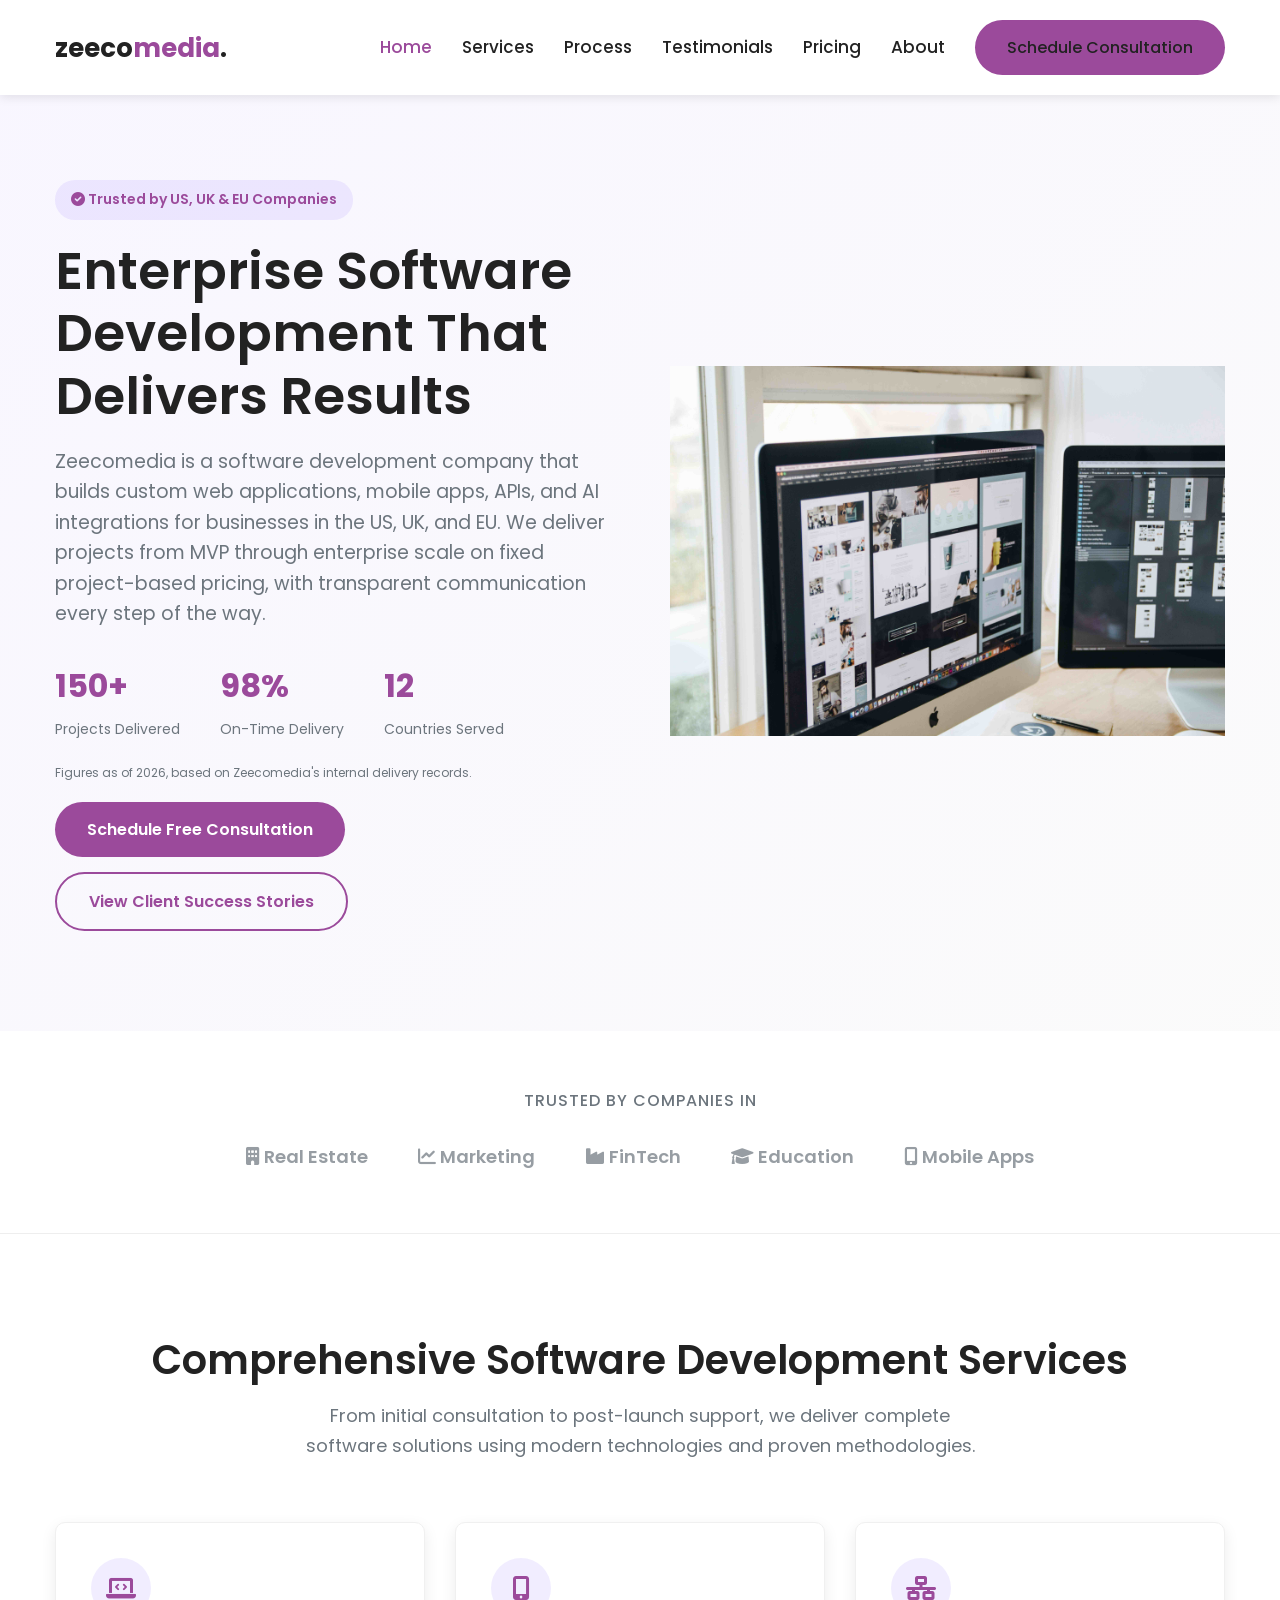
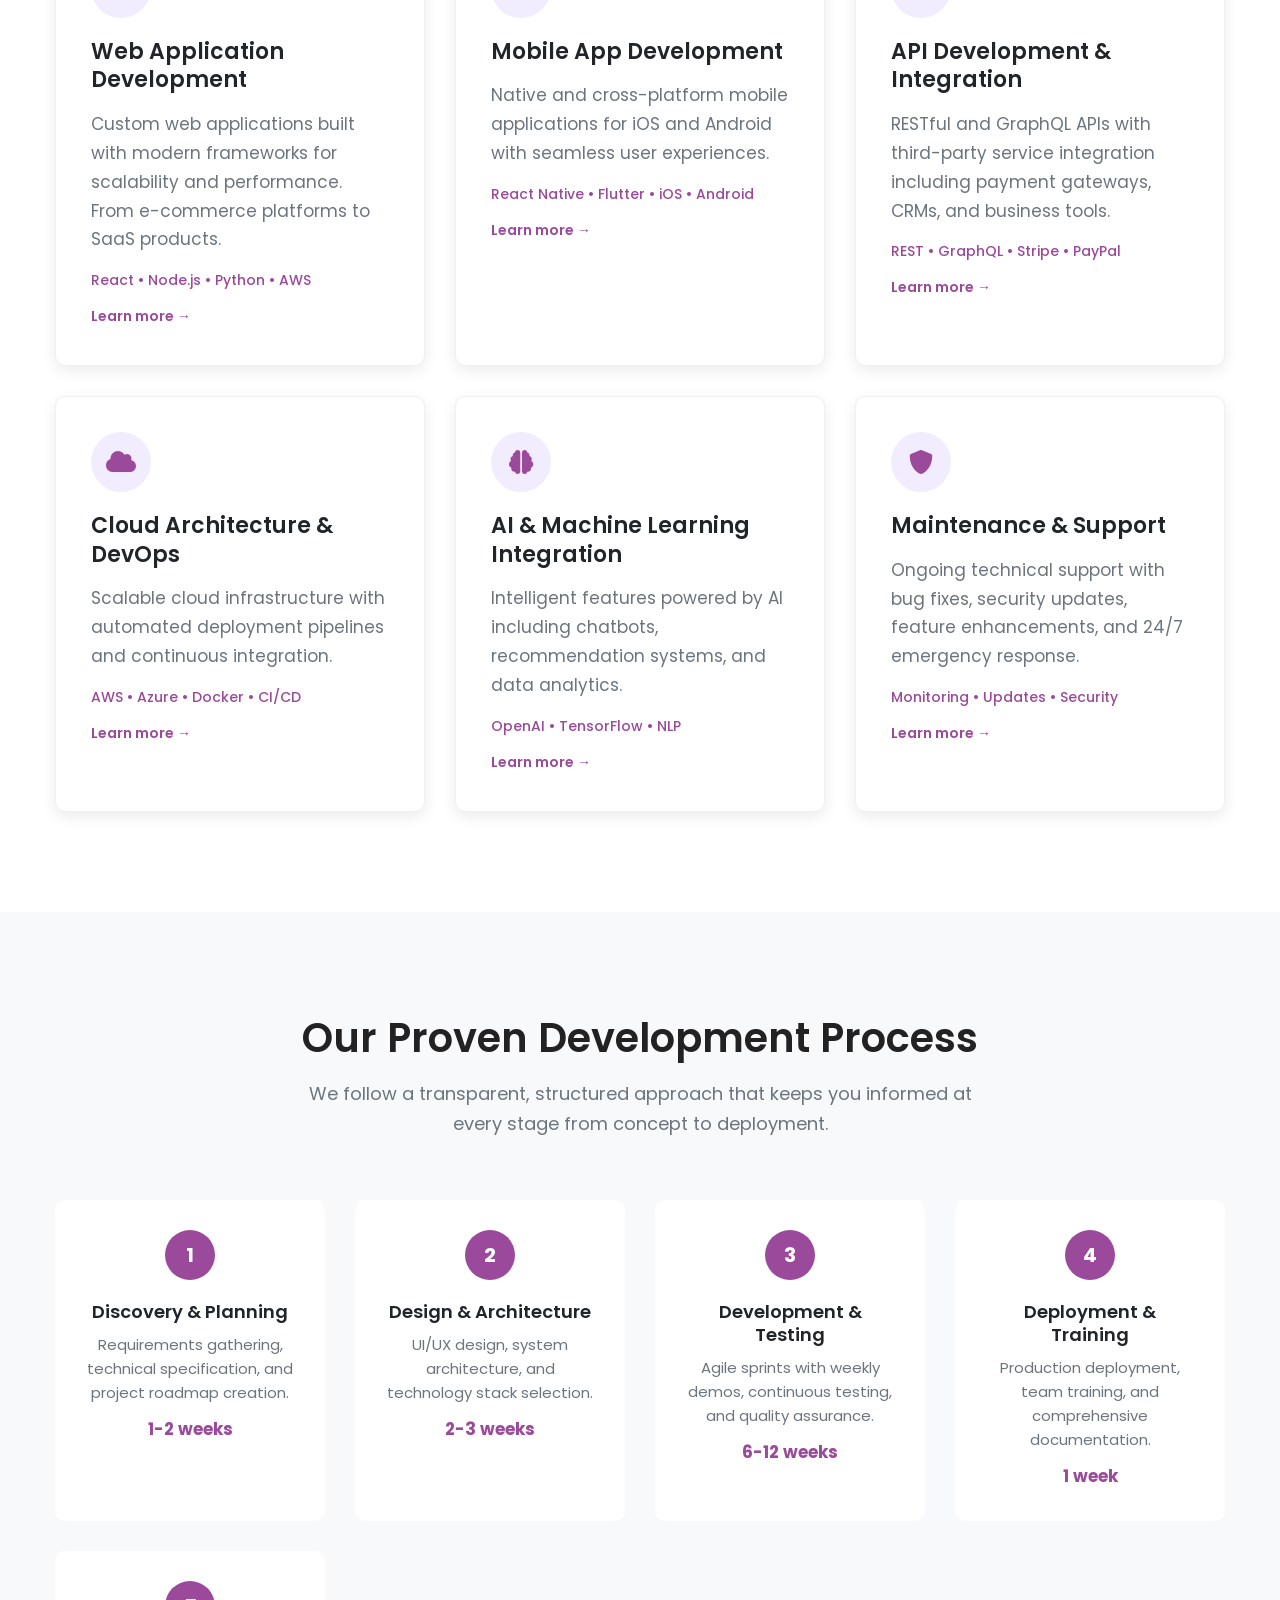
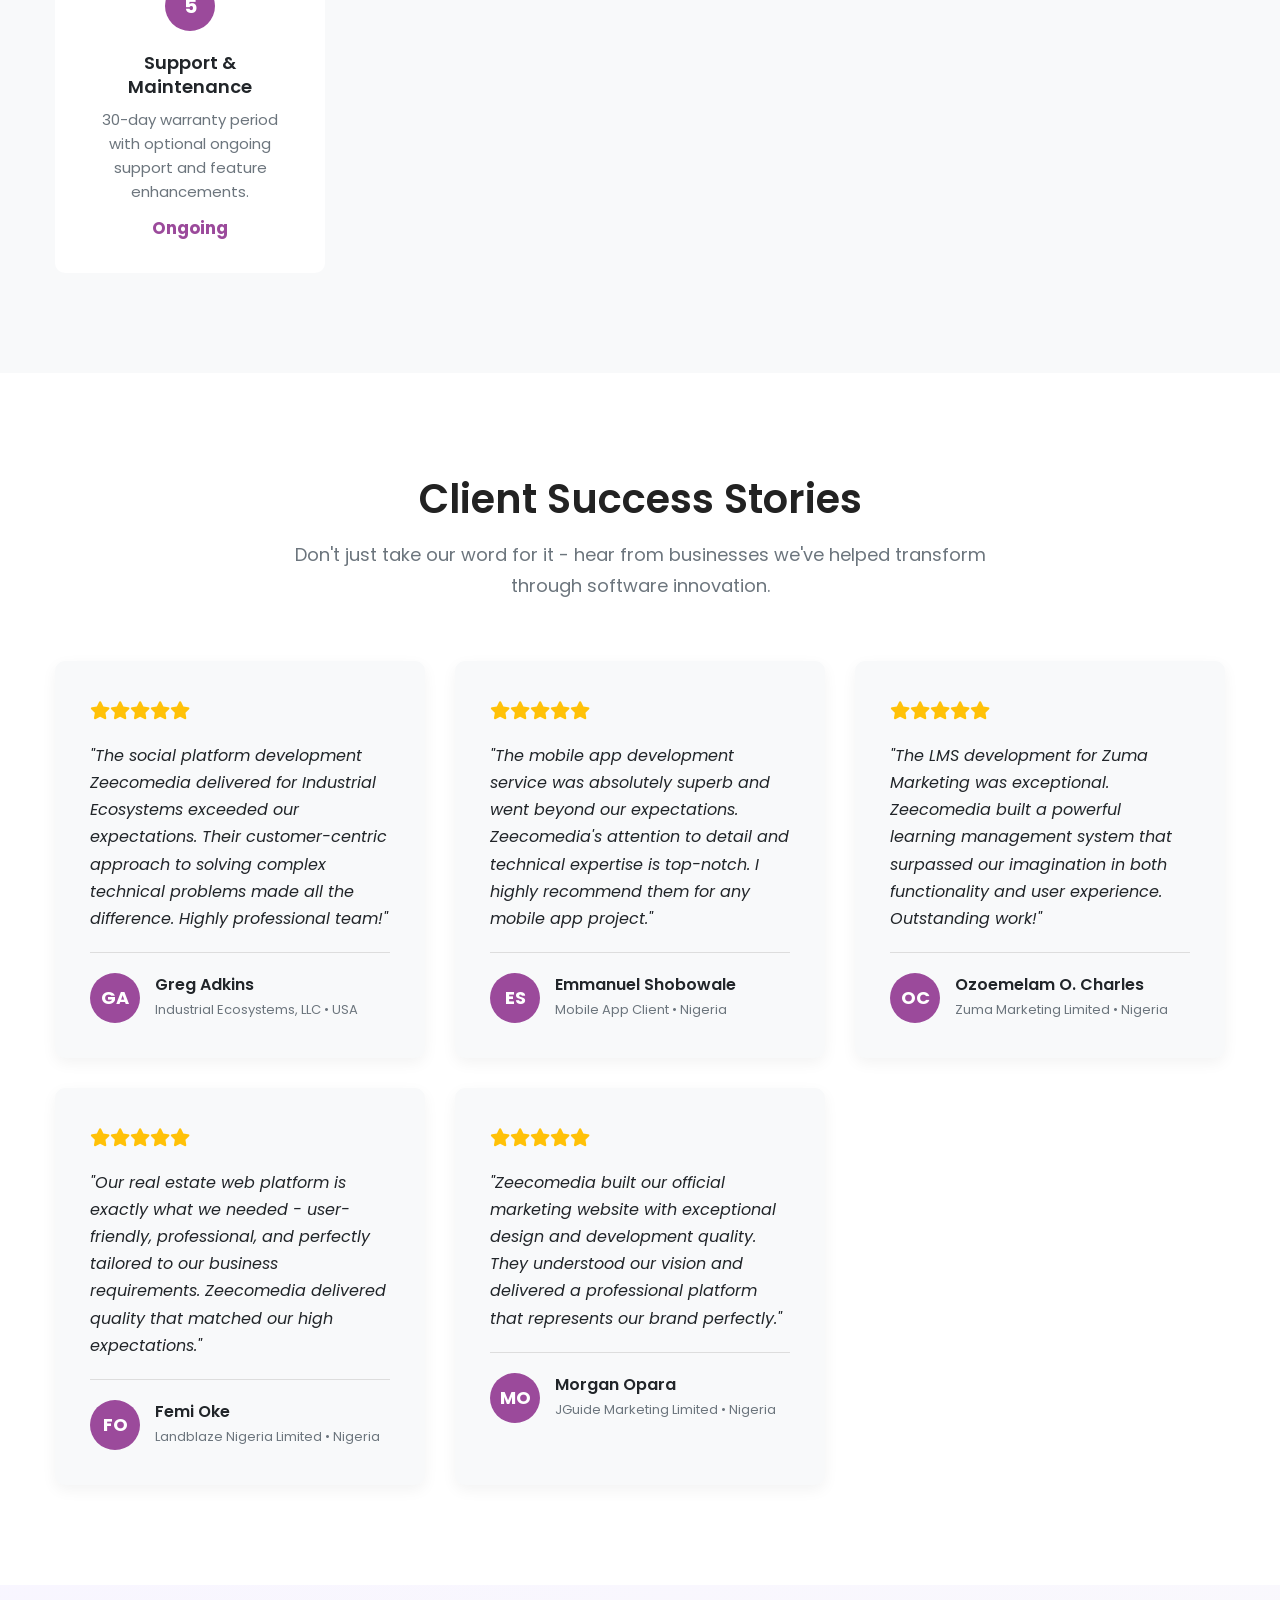
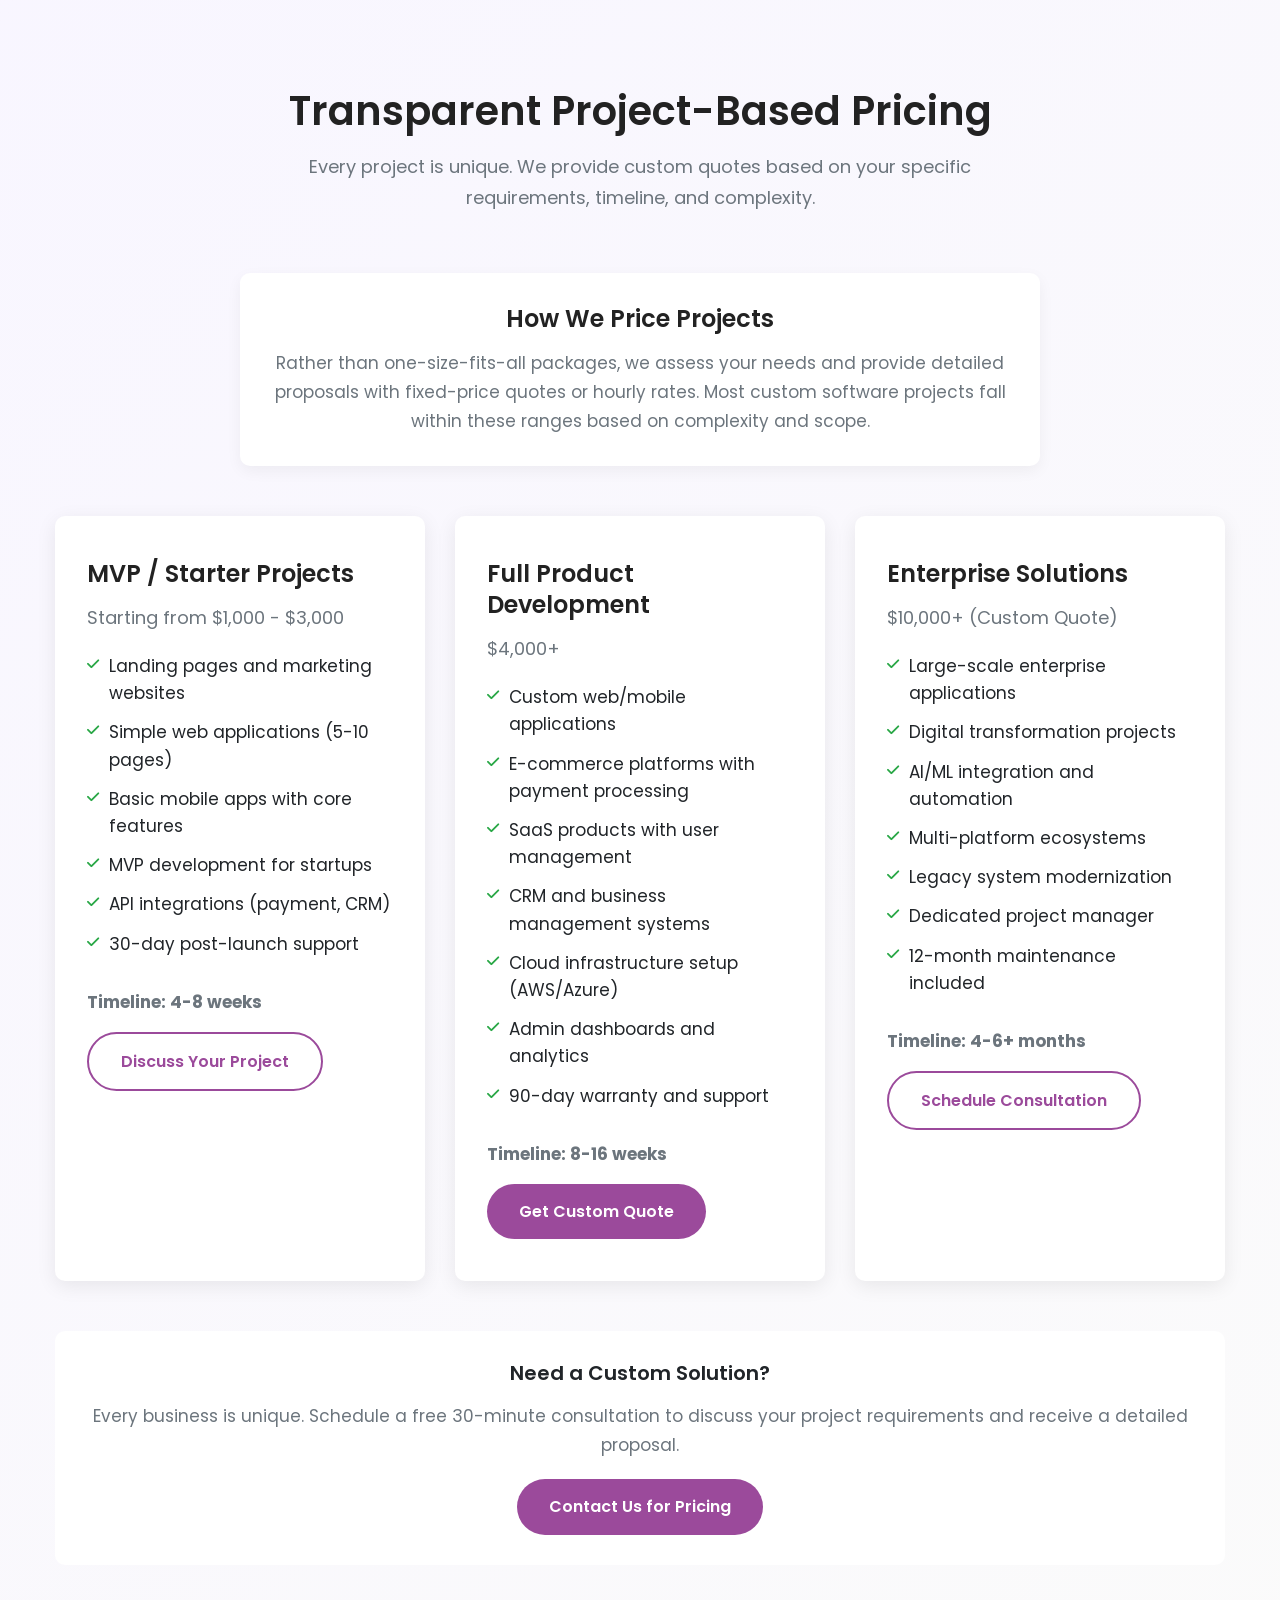
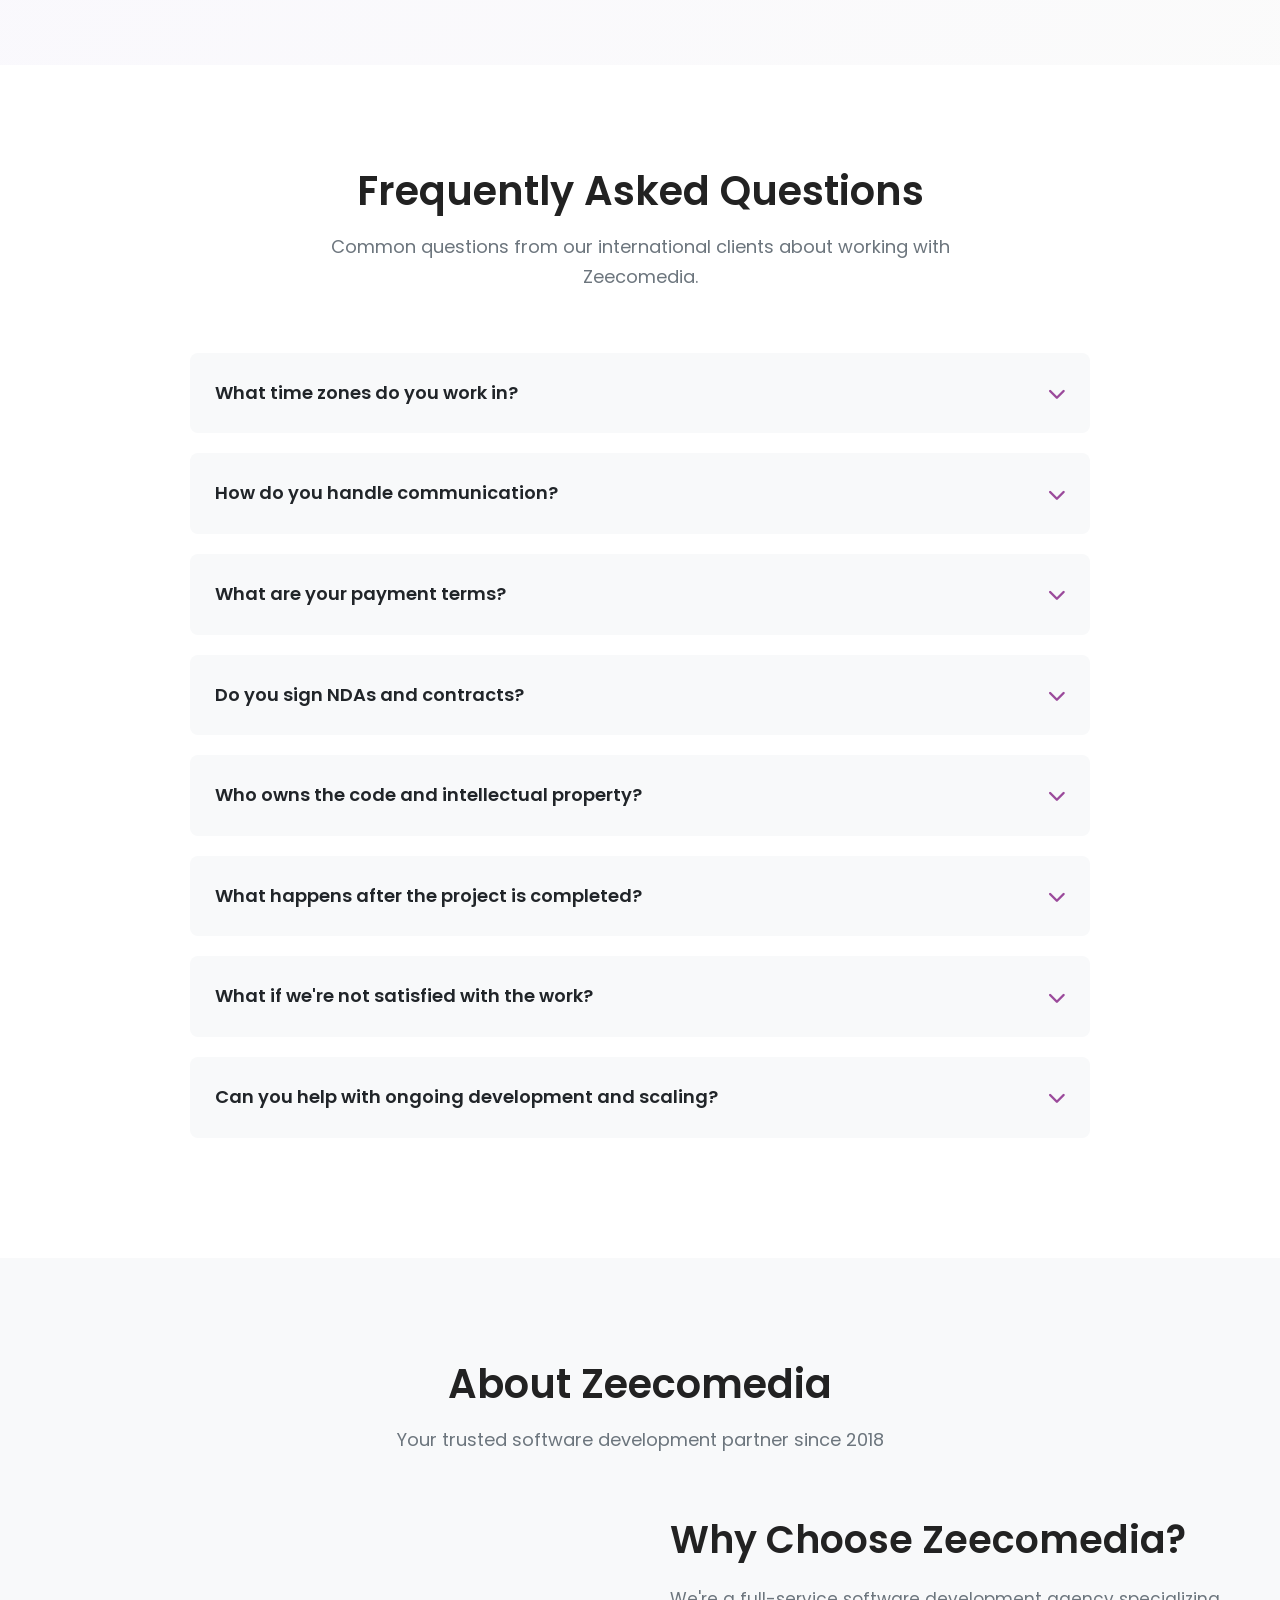
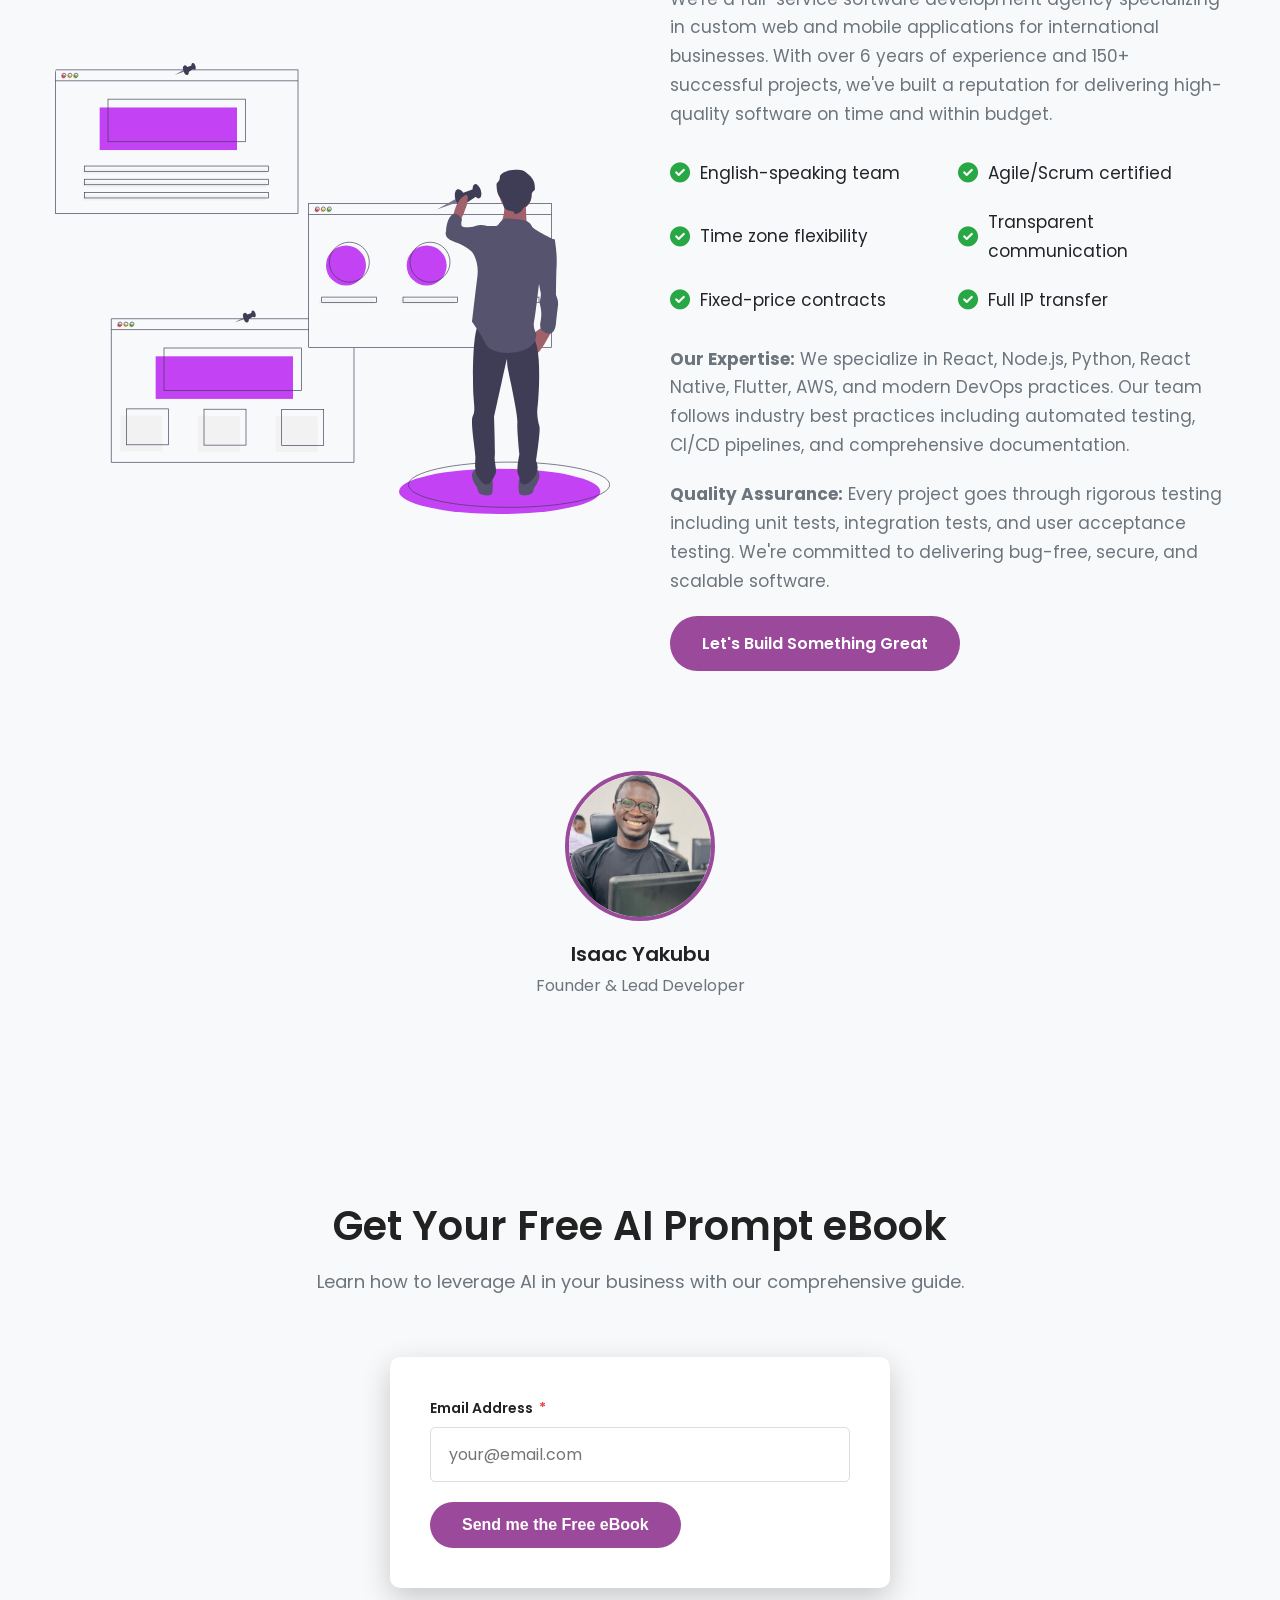
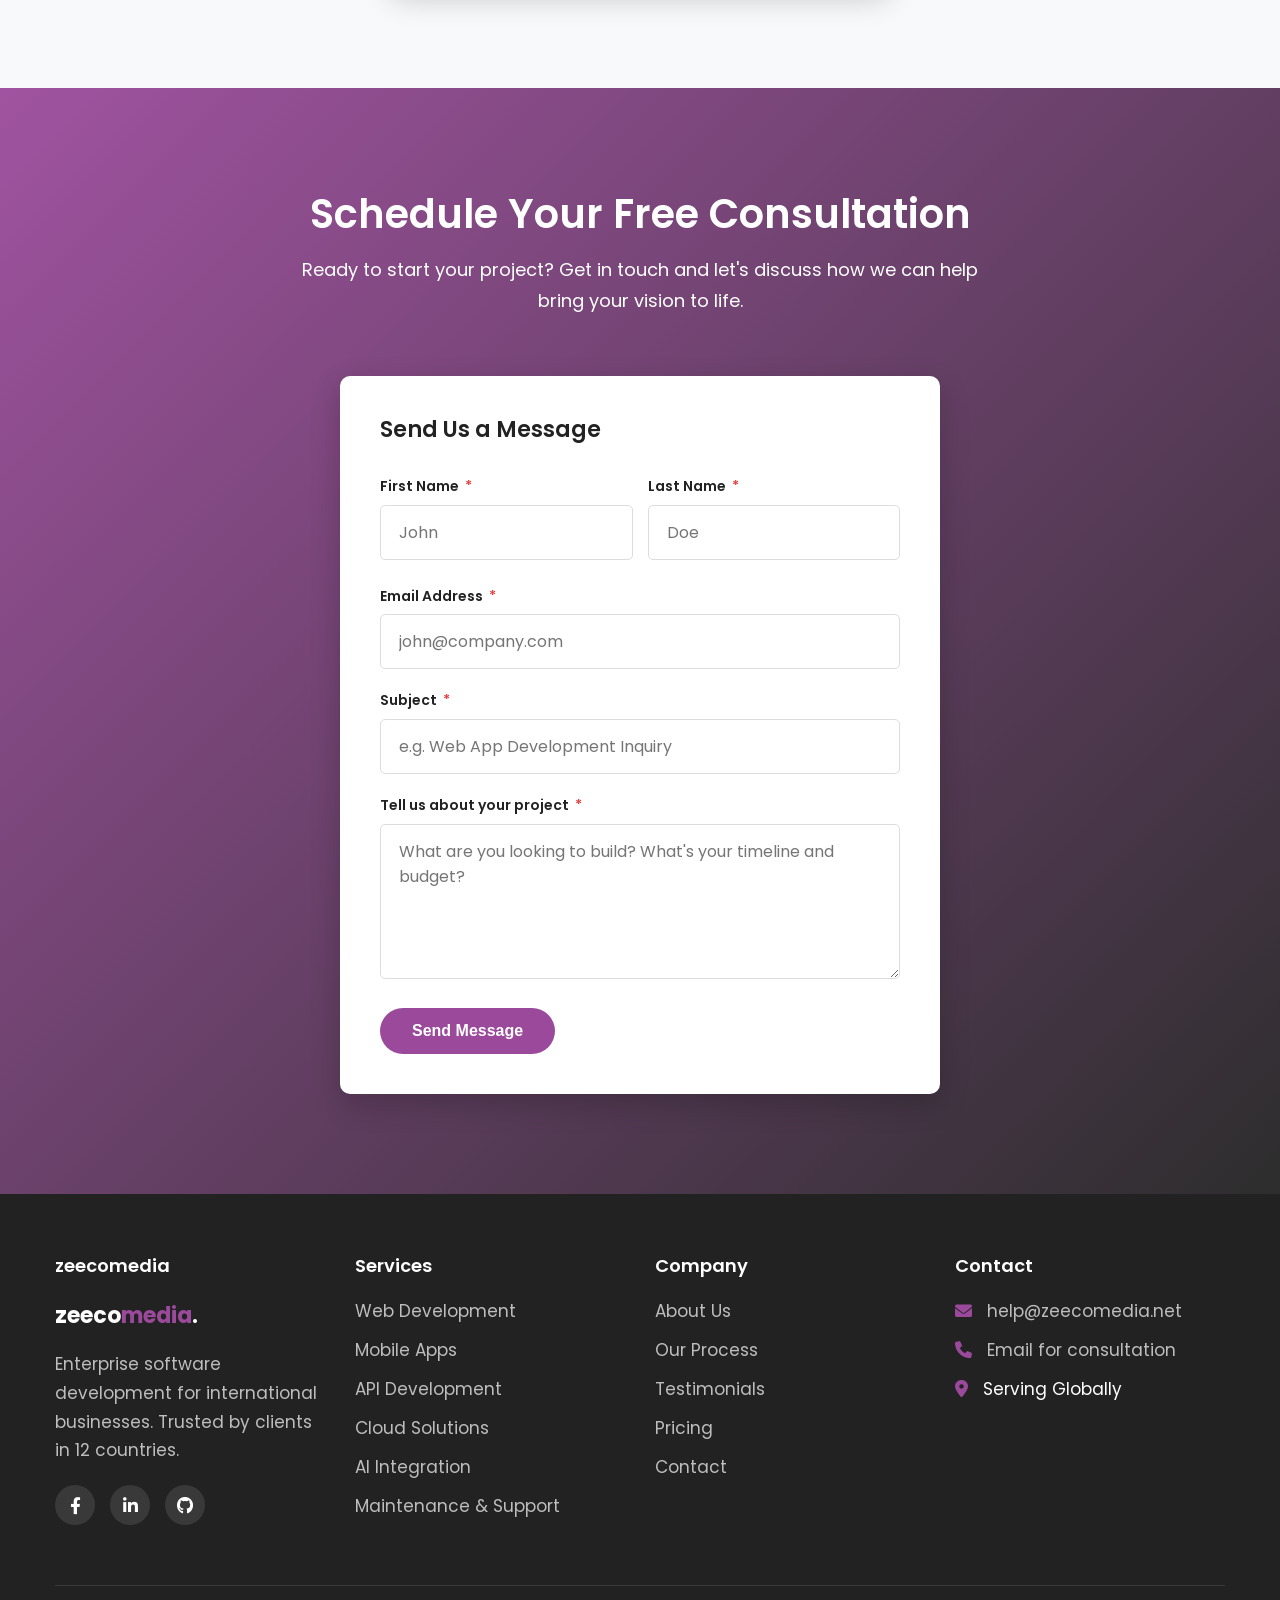
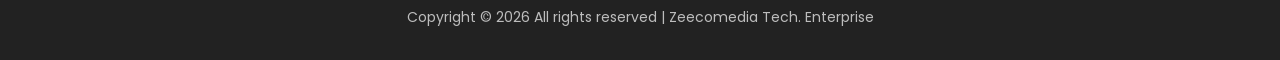
<file: index.html>
<!DOCTYPE html>
<html lang="en">
<head>
  <title>Zeecomedia — Enterprise Software Development | Trusted by US & EU Clients</title>
  <meta charset="utf-8">
  <meta name="viewport" content="width=device-width, initial-scale=1, shrink-to-fit=no">
  <meta name="description" content="Zeecomedia provides enterprise software development, AI integration, workflow automation, web and mobile apps, API development, and cloud solutions for international businesses.">
  <meta name="robots" content="index, follow, max-image-preview:large">
  <link rel="canonical" href="https://zeecomedia.net/">
  <meta property="og:type" content="website">
  <meta property="og:url" content="https://zeecomedia.net/">
  <meta property="og:title" content="Zeecomedia — Enterprise Software Development and AI Integration">
  <meta property="og:description" content="Scalable web and mobile applications, APIs, cloud solutions, AI integration, and workflow automation for international businesses.">
  <meta property="og:image" content="https://zeecomedia.net/images/zeecomedia-ceo-founder.jpg">
  <meta name="twitter:card" content="summary_large_image">
  <meta name="twitter:title" content="Zeecomedia — Enterprise Software Development and AI Integration">
  <meta name="twitter:description" content="Scalable software, AI integration, APIs, cloud solutions, and workflow automation for international businesses.">
  <meta name="twitter:image" content="https://zeecomedia.net/images/zeecomedia-ceo-founder.jpg">
  <script type="application/ld+json">
  {
    "@context": "https://schema.org",
    "@type": "Organization",
    "name": "Zeecomedia",
    "url": "https://zeecomedia.net/",
    "logo": "https://zeecomedia.net/images/zeecomedia-ceo-founder.jpg",
    "description": "Enterprise software development and AI integration services for businesses.",
    "email": "help@zeecomedia.net",
    "sameAs": [
      "https://www.linkedin.com/in/zeeco-media-aa0bbb187",
      "https://github.com/zeecomedia",
      "https://web.facebook.com/zeecomedia2/"
    ],
    "knowsAbout": [
      "AI integration",
      "workflow automation",
      "web application development",
      "mobile application development",
      "API development",
      "cloud solutions"
    ],
    "hasOfferCatalog": {
      "@type": "OfferCatalog",
      "name": "Zeecomedia software services",
      "itemListElement": [
        {"@type": "Offer", "itemOffered": {"@type": "Service", "name": "Web Application Development"}},
        {"@type": "Offer", "itemOffered": {"@type": "Service", "name": "Mobile App Development"}},
        {"@type": "Offer", "itemOffered": {"@type": "Service", "name": "API Development and Integration"}},
        {"@type": "Offer", "itemOffered": {"@type": "Service", "name": "Cloud Architecture and DevOps"}},
        {"@type": "Offer", "itemOffered": {"@type": "Service", "name": "AI and Machine Learning Integration"}}
      ]
    },
    "founder": {
      "@type": "Person",
      "name": "Isaac Yakubu",
      "jobTitle": "Founder & Lead Developer",
      "sameAs": ["https://www.linkedin.com/in/zeeco-media-aa0bbb187"]
    },
    "review": [
      {
        "@type": "Review",
        "author": { "@type": "Person", "name": "Greg Adkins" },
        "reviewBody": "The social platform development Zeecomedia delivered for Industrial Ecosystems exceeded our expectations. Their customer-centric approach to solving complex technical problems made all the difference. Highly professional team!",
        "reviewRating": { "@type": "Rating", "ratingValue": "5", "bestRating": "5" }
      },
      {
        "@type": "Review",
        "author": { "@type": "Person", "name": "Emmanuel Shobowale" },
        "reviewBody": "The mobile app development service was absolutely superb and went beyond our expectations. Zeecomedia's attention to detail and technical expertise is top-notch. I highly recommend them for any mobile app project.",
        "reviewRating": { "@type": "Rating", "ratingValue": "5", "bestRating": "5" }
      },
      {
        "@type": "Review",
        "author": { "@type": "Person", "name": "Ozoemelam O. Charles" },
        "reviewBody": "The LMS development for Zuma Marketing was exceptional. Zeecomedia built a powerful learning management system that surpassed our imagination in both functionality and user experience. Outstanding work!",
        "reviewRating": { "@type": "Rating", "ratingValue": "5", "bestRating": "5" }
      },
      {
        "@type": "Review",
        "author": { "@type": "Person", "name": "Femi Oke" },
        "reviewBody": "Our real estate web platform is exactly what we needed - user-friendly, professional, and perfectly tailored to our business requirements. Zeecomedia delivered quality that matched our high expectations.",
        "reviewRating": { "@type": "Rating", "ratingValue": "5", "bestRating": "5" }
      },
      {
        "@type": "Review",
        "author": { "@type": "Person", "name": "Morgan Opara" },
        "reviewBody": "Zeecomedia built our official marketing website with exceptional design and development quality. They understood our vision and delivered a professional platform that represents our brand perfectly.",
        "reviewRating": { "@type": "Rating", "ratingValue": "5", "bestRating": "5" }
      }
    ]
  }
  </script>
  <script type="application/ld+json">
  {
    "@context": "https://schema.org",
    "@type": "FAQPage",
    "mainEntity": [
      {
        "@type": "Question",
        "name": "What time zones do you work in?",
        "acceptedAnswer": {
          "@type": "Answer",
          "text": "We're based in Nigeria (WAT/GMT+1) and maintain flexible hours to accommodate US, UK, and EU clients. We typically have 4-6 hours of overlap with US East Coast and full overlap with European time zones. We schedule regular meetings at times convenient for you."
        }
      },
      {
        "@type": "Question",
        "name": "How do you handle communication?",
        "acceptedAnswer": {
          "@type": "Answer",
          "text": "All our team members are fluent English speakers. We use Slack/Email for daily updates, Zoom/Google Meet for weekly video calls, and project management tools like Jira or Trello for transparency. You'll have direct access to your project manager and development team."
        }
      },
      {
        "@type": "Question",
        "name": "What are your payment terms?",
        "acceptedAnswer": {
          "@type": "Answer",
          "text": "We accept international payments via bank transfer, PayPal, Wise, or Payoneer. Typical payment structure: 40% upfront, 40% at midpoint milestone, 20% upon completion. For enterprise projects, we can discuss monthly billing or milestone-based payments. Escrow options available."
        }
      },
      {
        "@type": "Question",
        "name": "Do you sign NDAs and contracts?",
        "acceptedAnswer": {
          "@type": "Answer",
          "text": "Absolutely. We sign NDAs and provide formal contracts in English for all projects. We have standard agreements covering IP transfer, confidentiality, deliverables, timelines, and payment terms. We can also work with your legal team on custom contracts."
        }
      },
      {
        "@type": "Question",
        "name": "Who owns the code and intellectual property?",
        "acceptedAnswer": {
          "@type": "Answer",
          "text": "Upon final payment, you own 100% of the code, design assets, and intellectual property. We provide complete source code, documentation, and deployment credentials. This is standard in our contracts."
        }
      },
      {
        "@type": "Question",
        "name": "What happens after the project is completed?",
        "acceptedAnswer": {
          "@type": "Answer",
          "text": "Every project includes a 30-90 day warranty period for bug fixes. After that, we offer optional monthly maintenance retainers ($500-$2000/month) or hourly support ($50-$100/hour) for updates, features, and technical support. Many clients choose ongoing partnerships."
        }
      },
      {
        "@type": "Question",
        "name": "What if we're not satisfied with the work?",
        "acceptedAnswer": {
          "@type": "Answer",
          "text": "We work in iterative sprints with regular demos, so you see progress every week. If something isn't right, we revise it immediately - no questions asked. Our contracts include revision rounds at each milestone. Client satisfaction is our top priority, which is why we maintain 98% on-time delivery and high retention rates."
        }
      },
      {
        "@type": "Question",
        "name": "Can you help with ongoing development and scaling?",
        "acceptedAnswer": {
          "@type": "Answer",
          "text": "Yes! Many of our clients start with an MVP and continue working with us for years as their dedicated development partner. We can scale our team to match your growing needs, add new features, optimize performance, and help you expand into new markets."
        }
      }
    ]
  }
  </script>
  <link rel="preconnect" href="https://fonts.googleapis.com">
  <link rel="preconnect" href="https://fonts.gstatic.com" crossorigin>
  <link rel="preconnect" href="https://cdnjs.cloudflare.com" crossorigin>
  <link href="https://fonts.googleapis.com/css2?family=Poppins:wght@300;400;600;700&display=swap" rel="stylesheet">
  <link rel="stylesheet" href="https://cdnjs.cloudflare.com/ajax/libs/font-awesome/6.0.0-beta3/css/all.min.css">
  <meta name="google-site-verification" content="D-VaD0_s58qMxIrMaN0rrDiwXE8SPcpv5XHTT3ieyYY" />
  <link rel="stylesheet" href="/css/style.css">
</head>
<body>
  <!-- Header -->
  <header id="header">
    <div class="container">
      <nav class="navbar">
        <a href="#" class="logo">zeeco<span>media</span>.</a>
        <ul class="nav-links" id="navLinks">
          <li><a href="#home" class="active">Home</a></li>
          <li><a href="#services">Services</a></li>
          <li><a href="#process">Process</a></li>
          <li><a href="#testimonials">Testimonials</a></li>
          <li><a href="#pricing">Pricing</a></li>
          <li><a href="#about">About</a></li>
          <li class="nav-cta"><a href="#contact" class="btn btn-primary">Schedule Consultation</a></li>
        </ul>
        <div class="hamburger" id="hamburger">
          <i class="fas fa-bars"></i>
        </div>
      </nav>
    </div>
  </header>

  <!-- Hero Section -->
  <section class="hero" id="home">
    <div class="container">
      <div class="hero-content">
        <div class="hero-text">
          <div class="hero-badge">
            <i class="fas fa-check-circle"></i> Trusted by US, UK &amp; EU Companies
          </div>
                    <h1>Enterprise Software Development That Delivers Results</h1>
                   <p>Zeecomedia is a software development company that builds custom web applications, mobile apps, APIs, and AI integrations for businesses in the US, UK, and EU. We deliver projects from MVP through enterprise scale on fixed project-based pricing, with transparent communication every step of the way.</p>
          
          <div class="hero-stats">
            <div class="stat-item">
              <strong>150+</strong>
              <span>Projects Delivered</span>
            </div>
            <div class="stat-item">
              <strong>98%</strong>
              <span>On-Time Delivery</span>
            </div>
            <div class="stat-item">
              <strong>12</strong>
              <span>Countries Served</span>
            </div>
          </div>
          <p style="font-size: 12px; color: var(--gray); margin-top: -10px; margin-bottom: 20px;">Figures as of 2026, based on Zeecomedia's internal delivery records.</p>
          
          <div class="hero-buttons">
            <a href="#contact" class="btn btn-primary">Schedule Free Consultation</a>
            <a href="#testimonials" class="btn btn-outline">View Client Success Stories</a>
          </div>
        </div>
        <div class="hero-image">
          <img src="images/background-image.jpg" alt="Enterprise Software Development">
        </div>
      </div>
    </div>
  </section>

  <!-- Client Logos -->
  <section class="clients">
    <div class="container">
      <h3>Trusted by Companies in</h3>
      <div class="client-grid">
        <div class="client-item"><i class="fas fa-building"></i> Real Estate</div>
        <div class="client-item"><i class="fas fa-chart-line"></i> Marketing</div>
        <div class="client-item"><i class="fas fa-industry"></i> FinTech</div>
        <div class="client-item"><i class="fas fa-graduation-cap"></i> Education</div>
        <div class="client-item"><i class="fas fa-mobile-alt"></i> Mobile Apps</div>
      </div>
    </div>
  </section>

  <!-- Services Section -->
  <section class="features" id="services">
    <div class="container">
      <div class="section-header">
        <h2>Comprehensive Software Development Services</h2>
        <p>From initial consultation to post-launch support, we deliver complete software solutions using modern technologies and proven methodologies.</p>
      </div>
      <div class="feature-grid">
        <div class="feature-card">
          <div class="feature-icon">
            <i class="fas fa-laptop-code"></i>
          </div>
          <h3>Web Application Development</h3>
          <p>Custom web applications built with modern frameworks for scalability and performance. From e-commerce platforms to SaaS products.</p>
          <div class="tech-stack">React &bull; Node.js &bull; Python &bull; AWS</div>
          <a href="/services/web-application-development/" style="display:inline-block;margin-top:12px;font-weight:600;font-size:14px;">Learn more &rarr;</a>
        </div>
        <div class="feature-card">
          <div class="feature-icon">
            <i class="fas fa-mobile-alt"></i>
          </div>
          <h3>Mobile App Development</h3>
          <p>Native and cross-platform mobile applications for iOS and Android with seamless user experiences.</p>
          <div class="tech-stack">React Native &bull; Flutter &bull; iOS &bull; Android</div>
          <a href="/services/mobile-app-development/" style="display:inline-block;margin-top:12px;font-weight:600;font-size:14px;">Learn more &rarr;</a>
        </div>
        <div class="feature-card">
          <div class="feature-icon">
            <i class="fas fa-network-wired"></i>
          </div>
          <h3>API Development &amp; Integration</h3>
          <p>RESTful and GraphQL APIs with third-party service integration including payment gateways, CRMs, and business tools.</p>
          <div class="tech-stack">REST &bull; GraphQL &bull; Stripe &bull; PayPal</div>
          <a href="/services/api-development-integration/" style="display:inline-block;margin-top:12px;font-weight:600;font-size:14px;">Learn more &rarr;</a>
        </div>
        <div class="feature-card">
          <div class="feature-icon">
            <i class="fas fa-cloud"></i>
          </div>
          <h3>Cloud Architecture &amp; DevOps</h3>
          <p>Scalable cloud infrastructure with automated deployment pipelines and continuous integration.</p>
          <div class="tech-stack">AWS &bull; Azure &bull; Docker &bull; CI/CD</div>
          <a href="/services/cloud-architecture-devops/" style="display:inline-block;margin-top:12px;font-weight:600;font-size:14px;">Learn more &rarr;</a>
        </div>
        <div class="feature-card">
          <div class="feature-icon">
            <i class="fas fa-brain"></i>
          </div>
          <h3>AI &amp; Machine Learning Integration</h3>
          <p>Intelligent features powered by AI including chatbots, recommendation systems, and data analytics.</p>
          <div class="tech-stack">OpenAI &bull; TensorFlow &bull; NLP</div>
          <a href="/services/ai-machine-learning-integration/" style="display:inline-block;margin-top:12px;font-weight:600;font-size:14px;">Learn more &rarr;</a>
        </div>
        <div class="feature-card">
          <div class="feature-icon">
            <i class="fas fa-shield-alt"></i>
          </div>
          <h3>Maintenance &amp; Support</h3>
          <p>Ongoing technical support with bug fixes, security updates, feature enhancements, and 24/7 emergency response.</p>
          <div class="tech-stack">Monitoring &bull; Updates &bull; Security</div>
          <a href="/services/maintenance-support/" style="display:inline-block;margin-top:12px;font-weight:600;font-size:14px;">Learn more &rarr;</a>
        </div>
      </div>
    </div>
  </section>

  <!-- Process Section -->
  <section class="process" id="process">
    <div class="container">
      <div class="section-header">
        <h2>Our Proven Development Process</h2>
        <p>We follow a transparent, structured approach that keeps you informed at every stage from concept to deployment.</p>
      </div>
      <div class="process-steps">
        <div class="process-step">
          <div class="process-number">1</div>
          <h4>Discovery &amp; Planning</h4>
          <p>Requirements gathering, technical specification, and project roadmap creation.</p>
          <strong style="color: var(--primary); display: block; margin-top: 10px;">1-2 weeks</strong>
        </div>
        <div class="process-step">
          <div class="process-number">2</div>
          <h4>Design &amp; Architecture</h4>
          <p>UI/UX design, system architecture, and technology stack selection.</p>
          <strong style="color: var(--primary); display: block; margin-top: 10px;">2-3 weeks</strong>
        </div>
        <div class="process-step">
          <div class="process-number">3</div>
          <h4>Development &amp; Testing</h4>
          <p>Agile sprints with weekly demos, continuous testing, and quality assurance.</p>
          <strong style="color: var(--primary); display: block; margin-top: 10px;">6-12 weeks</strong>
        </div>
        <div class="process-step">
          <div class="process-number">4</div>
          <h4>Deployment &amp; Training</h4>
          <p>Production deployment, team training, and comprehensive documentation.</p>
          <strong style="color: var(--primary); display: block; margin-top: 10px;">1 week</strong>
        </div>
        <div class="process-step">
          <div class="process-number">5</div>
          <h4>Support &amp; Maintenance</h4>
          <p>30-day warranty period with optional ongoing support and feature enhancements.</p>
          <strong style="color: var(--primary); display: block; margin-top: 10px;">Ongoing</strong>
        </div>
      </div>
    </div>
  </section>

  <!-- Testimonials Section -->
  <section class="testimonials" id="testimonials">
    <div class="container">
      <div class="section-header">
        <h2>Client Success Stories</h2>
        <p>Don't just take our word for it - hear from businesses we've helped transform through software innovation.</p>
      </div>
      <div class="testimonial-grid">
        <div class="testimonial-card">
          <div class="testimonial-stars">
            <i class="fas fa-star"></i><i class="fas fa-star"></i><i class="fas fa-star"></i><i class="fas fa-star"></i><i class="fas fa-star"></i>
          </div>
          <p class="testimonial-text">"The social platform development Zeecomedia delivered for Industrial Ecosystems exceeded our expectations. Their customer-centric approach to solving complex technical problems made all the difference. Highly professional team!"</p>
          <div class="testimonial-author">
            <div class="author-avatar">GA</div>
            <div class="author-info">
              <h5>Greg Adkins</h5>
              <p>Industrial Ecosystems, LLC &bull; USA</p>
            </div>
          </div>
        </div>
        
        <div class="testimonial-card">
          <div class="testimonial-stars">
            <i class="fas fa-star"></i><i class="fas fa-star"></i><i class="fas fa-star"></i><i class="fas fa-star"></i><i class="fas fa-star"></i>
          </div>
          <p class="testimonial-text">"The mobile app development service was absolutely superb and went beyond our expectations. Zeecomedia's attention to detail and technical expertise is top-notch. I highly recommend them for any mobile app project."</p>
          <div class="testimonial-author">
            <div class="author-avatar">ES</div>
            <div class="author-info">
              <h5>Emmanuel Shobowale</h5>
              <p>Mobile App Client &bull; Nigeria</p>
            </div>
          </div>
        </div>
        
        <div class="testimonial-card">
          <div class="testimonial-stars">
            <i class="fas fa-star"></i><i class="fas fa-star"></i><i class="fas fa-star"></i><i class="fas fa-star"></i><i class="fas fa-star"></i>
          </div>
          <p class="testimonial-text">"The LMS development for Zuma Marketing was exceptional. Zeecomedia built a powerful learning management system that surpassed our imagination in both functionality and user experience. Outstanding work!"</p>
          <div class="testimonial-author">
            <div class="author-avatar">OC</div>
            <div class="author-info">
              <h5>Ozoemelam O. Charles</h5>
              <p>Zuma Marketing Limited &bull; Nigeria</p>
            </div>
          </div>
        </div>
        
        <div class="testimonial-card">
          <div class="testimonial-stars">
            <i class="fas fa-star"></i><i class="fas fa-star"></i><i class="fas fa-star"></i><i class="fas fa-star"></i><i class="fas fa-star"></i>
          </div>
          <p class="testimonial-text">"Our real estate web platform is exactly what we needed - user-friendly, professional, and perfectly tailored to our business requirements. Zeecomedia delivered quality that matched our high expectations."</p>
          <div class="testimonial-author">
            <div class="author-avatar">FO</div>
            <div class="author-info">
              <h5>Femi Oke</h5>
              <p>Landblaze Nigeria Limited &bull; Nigeria</p>
            </div>
          </div>
        </div>
        
        <div class="testimonial-card">
          <div class="testimonial-stars">
            <i class="fas fa-star"></i><i class="fas fa-star"></i><i class="fas fa-star"></i><i class="fas fa-star"></i><i class="fas fa-star"></i>
          </div>
          <p class="testimonial-text">"Zeecomedia built our official marketing website with exceptional design and development quality. They understood our vision and delivered a professional platform that represents our brand perfectly."</p>
          <div class="testimonial-author">
            <div class="author-avatar">MO</div>
            <div class="author-info">
              <h5>Morgan Opara</h5>
              <p>JGuide Marketing Limited &bull; Nigeria</p>
            </div>
          </div>
        </div>
      </div>
    </div>
  </section>

  <!-- Pricing Section -->
  <section class="pricing" id="pricing">
    <div class="container">
      <div class="section-header">
        <h2>Transparent Project-Based Pricing</h2>
        <p>Every project is unique. We provide custom quotes based on your specific requirements, timeline, and complexity.</p>
      </div>
      
      <div class="pricing-intro">
        <h3>How We Price Projects</h3>
        <p>Rather than one-size-fits-all packages, we assess your needs and provide detailed proposals with fixed-price quotes or hourly rates. Most custom software projects fall within these ranges based on complexity and scope.</p>
      </div>
      
      <div class="pricing-grid">
        <div class="pricing-plan">
          <h3 class="plan-name">MVP / Starter Projects</h3>
          <p class="plan-price">Starting from $1,000 - $3,000</p>
          <ul class="plan-features">
            <li><i class="fas fa-check"></i> Landing pages and marketing websites</li>
            <li><i class="fas fa-check"></i> Simple web applications (5-10 pages)</li>
            <li><i class="fas fa-check"></i> Basic mobile apps with core features</li>
            <li><i class="fas fa-check"></i> MVP development for startups</li>
            <li><i class="fas fa-check"></i> API integrations (payment, CRM)</li>
            <li><i class="fas fa-check"></i> 30-day post-launch support</li>
          </ul>
          <strong style="display: block; margin: 15px 0; color: var(--gray);">Timeline: 4-8 weeks</strong>
          <a href="#contact" class="btn btn-outline">Discuss Your Project</a>
        </div>
        
        <div class="pricing-plan">
          <h3 class="plan-name">Full Product Development</h3>
          <p class="plan-price">$4,000+</p>
          <ul class="plan-features">
            <li><i class="fas fa-check"></i> Custom web/mobile applications</li>
            <li><i class="fas fa-check"></i> E-commerce platforms with payment processing</li>
            <li><i class="fas fa-check"></i> SaaS products with user management</li>
            <li><i class="fas fa-check"></i> CRM and business management systems</li>
            <li><i class="fas fa-check"></i> Cloud infrastructure setup (AWS/Azure)</li>
            <li><i class="fas fa-check"></i> Admin dashboards and analytics</li>
            <li><i class="fas fa-check"></i> 90-day warranty and support</li>
          </ul>
          <strong style="display: block; margin: 15px 0; color: var(--gray);">Timeline: 8-16 weeks</strong>
          <a href="#contact" class="btn btn-primary">Get Custom Quote</a>
        </div>
        
        <div class="pricing-plan">
          <h3 class="plan-name">Enterprise Solutions</h3>
          <p class="plan-price">$10,000+ (Custom Quote)</p>
          <ul class="plan-features">
            <li><i class="fas fa-check"></i> Large-scale enterprise applications</li>
            <li><i class="fas fa-check"></i> Digital transformation projects</li>
            <li><i class="fas fa-check"></i> AI/ML integration and automation</li>
            <li><i class="fas fa-check"></i> Multi-platform ecosystems</li>
            <li><i class="fas fa-check"></i> Legacy system modernization</li>
            <li><i class="fas fa-check"></i> Dedicated project manager</li>
            <li><i class="fas fa-check"></i> 12-month maintenance included</li>
          </ul>
          <strong style="display: block; margin: 15px 0; color: var(--gray);">Timeline: 4-6+ months</strong>
          <a href="#contact" class="btn btn-outline">Schedule Consultation</a>
        </div>
      </div>
      
      <div style="text-align: center; margin-top: 50px; padding: 30px; background: var(--white); border-radius: 10px;">
        <h3 style="margin-bottom: 15px;">Need a Custom Solution?</h3>
        <p style="color: var(--gray); margin-bottom: 20px;">Every business is unique. Schedule a free 30-minute consultation to discuss your project requirements and receive a detailed proposal.</p>
        <a href="mailto:zeecomedia2@gmail.com?subject=Custom%20Project%20Inquiry" class="btn btn-primary">Contact Us for Pricing</a>
      </div>
    </div>
  </section>

  <!-- FAQ Section -->
  <section class="faq" id="faq">
    <div class="container">
      <div class="section-header">
        <h2>Frequently Asked Questions</h2>
        <p>Common questions from our international clients about working with Zeecomedia.</p>
      </div>
      <div class="faq-grid">
        <div class="faq-item">
          <div class="faq-question">
            <span>What time zones do you work in?</span>
            <i class="fas fa-chevron-down"></i>
          </div>
          <div class="faq-answer">
            <p>We're based in Nigeria (WAT/GMT+1) and maintain flexible hours to accommodate US, UK, and EU clients. We typically have 4-6 hours of overlap with US East Coast and full overlap with European time zones. We schedule regular meetings at times convenient for you.</p>
          </div>
        </div>
        <div class="faq-item">
          <div class="faq-question">
            <span>How do you handle communication?</span>
            <i class="fas fa-chevron-down"></i>
          </div>
          <div class="faq-answer">
            <p>All our team members are fluent English speakers. We use Slack/Email for daily updates, Zoom/Google Meet for weekly video calls, and project management tools like Jira or Trello for transparency. You'll have direct access to your project manager and development team.</p>
          </div>
        </div>
        <div class="faq-item">
          <div class="faq-question">
            <span>What are your payment terms?</span>
            <i class="fas fa-chevron-down"></i>
          </div>
          <div class="faq-answer">
            <p>We accept international payments via bank transfer, PayPal, Wise, or Payoneer. Typical payment structure: 40% upfront, 40% at midpoint milestone, 20% upon completion. For enterprise projects, we can discuss monthly billing or milestone-based payments. Escrow options available.</p>
          </div>
        </div>
        <div class="faq-item">
          <div class="faq-question">
            <span>Do you sign NDAs and contracts?</span>
            <i class="fas fa-chevron-down"></i>
          </div>
          <div class="faq-answer">
            <p>Absolutely. We sign NDAs and provide formal contracts in English for all projects. We have standard agreements covering IP transfer, confidentiality, deliverables, timelines, and payment terms. We can also work with your legal team on custom contracts.</p>
          </div>
        </div>
        <div class="faq-item">
          <div class="faq-question">
            <span>Who owns the code and intellectual property?</span>
            <i class="fas fa-chevron-down"></i>
          </div>
          <div class="faq-answer">
            <p>Upon final payment, you own 100% of the code, design assets, and intellectual property. We provide complete source code, documentation, and deployment credentials. This is standard in our contracts.</p>
          </div>
        </div>
        <div class="faq-item">
          <div class="faq-question">
            <span>What happens after the project is completed?</span>
            <i class="fas fa-chevron-down"></i>
          </div>
          <div class="faq-answer">
            <p>Every project includes a 30-90 day warranty period for bug fixes. After that, we offer optional monthly maintenance retainers ($500-$2000/month) or hourly support ($50-$100/hour) for updates, features, and technical support. Many clients choose ongoing partnerships.</p>
          </div>
        </div>
        <div class="faq-item">
          <div class="faq-question">
            <span>What if we're not satisfied with the work?</span>
            <i class="fas fa-chevron-down"></i>
          </div>
          <div class="faq-answer">
            <p>We work in iterative sprints with regular demos, so you see progress every week. If something isn't right, we revise it immediately - no questions asked. Our contracts include revision rounds at each milestone. Client satisfaction is our top priority, which is why we maintain 98% on-time delivery and high retention rates.</p>
          </div>
        </div>
        <div class="faq-item">
          <div class="faq-question">
            <span>Can you help with ongoing development and scaling?</span>
            <i class="fas fa-chevron-down"></i>
          </div>
          <div class="faq-answer">
            <p>Yes! Many of our clients start with an MVP and continue working with us for years as their dedicated development partner. We can scale our team to match your growing needs, add new features, optimize performance, and help you expand into new markets.</p>
          </div>
        </div>
      </div>
    </div>
  </section>

  <!-- About Section -->
  <section class="about" id="about">
    <div class="container">
      <div class="section-header">
        <h2>About Zeecomedia</h2>
        <p>Your trusted software development partner since 2018</p>
      </div>
      <div class="about-content">
        <div class="about-image">
          <img src="images/undraw_bookmarks_r6up.svg" alt="About Zeecomedia">
        </div>
        <div class="about-text">
          <h2>Why Choose Zeecomedia?</h2>
          <p>We're a full-service software development agency specializing in custom web and mobile applications for international businesses. With over 6 years of experience and 150+ successful projects, we've built a reputation for delivering high-quality software on time and within budget.</p>
          
          <div class="about-highlights">
            <div class="highlight-item">
              <i class="fas fa-check-circle"></i>
              <span>English-speaking team</span>
            </div>
            <div class="highlight-item">
              <i class="fas fa-check-circle"></i>
              <span>Agile/Scrum certified</span>
            </div>
            <div class="highlight-item">
              <i class="fas fa-check-circle"></i>
              <span>Time zone flexibility</span>
            </div>
            <div class="highlight-item">
              <i class="fas fa-check-circle"></i>
              <span>Transparent communication</span>
            </div>
            <div class="highlight-item">
              <i class="fas fa-check-circle"></i>
              <span>Fixed-price contracts</span>
            </div>
            <div class="highlight-item">
              <i class="fas fa-check-circle"></i>
              <span>Full IP transfer</span>
            </div>
          </div>
          
          <p><strong>Our Expertise:</strong> We specialize in React, Node.js, Python, React Native, Flutter, AWS, and modern DevOps practices. Our team follows industry best practices including automated testing, CI/CD pipelines, and comprehensive documentation.</p>
          
          <p><strong>Quality Assurance:</strong> Every project goes through rigorous testing including unit tests, integration tests, and user acceptance testing. We're committed to delivering bug-free, secure, and scalable software.</p>
          
          <a href="#contact" class="btn btn-primary">Let's Build Something Great</a>
        </div>
      </div>
      <div class="team">
        <div class="team-member">
          <div class="team-image">
            <img src="images/zeecomedia-ceo-founder.jpg" alt="Isaac Yakubu">
          </div>
          <h4 class="team-name">Isaac Yakubu</h4>
          <p class="team-role">Founder &amp; Lead Developer</p>
        </div>
      </div>
    </div>
  </section>

  <!-- AI Prompt Section -->
  <section class="ai-prompt" id="ai-prompt" style="padding: 100px 0; background: var(--light);">
    <div class="container">
      <div class="section-header">
        <h2>Get Your Free AI Prompt eBook</h2>
        <p>Learn how to leverage AI in your business with our comprehensive guide.</p>
      </div>
      <form id="aiPromptForm" class="contact-form" style="max-width: 500px;" novalidate>
        <div class="form-group">
          <label for="promptEmail">Email Address <span class="required">*</span></label>
          <input type="email" id="promptEmail" class="form-control" placeholder="your@email.com" required>
          <span class="field-error" id="promptEmailError"></span>
        </div>
        <button type="submit" class="btn btn-primary">Send me the Free eBook</button>
        <div class="form-status" id="aiPromptStatus"></div>
      </form>
    </div>
  </section>

  <!-- Contact Section -->
  <section class="contact" id="contact">
    <div class="container">
      <div class="section-header">
        <h2>Schedule Your Free Consultation</h2>
        <p>Ready to start your project? Get in touch and let's discuss how we can help bring your vision to life.</p>
      </div>

      <!-- ===== FIXED CONTACT FORM ===== -->
      <form class="contact-form" id="contactForm" novalidate>
        <h3>Send Us a Message</h3>

        <div class="form-row">
          <div class="form-group">
            <label for="fname">First Name <span class="required">*</span></label>
            <input type="text" id="fname" name="fname" class="form-control" placeholder="John" autocomplete="given-name" required>
            <span class="field-error" id="fnameError"></span>
          </div>
          <div class="form-group">
            <label for="lname">Last Name <span class="required">*</span></label>
            <input type="text" id="lname" name="lname" class="form-control" placeholder="Doe" autocomplete="family-name" required>
            <span class="field-error" id="lnameError"></span>
          </div>
        </div>

        <div class="form-group">
          <label for="email">Email Address <span class="required">*</span></label>
          <input type="email" id="email" name="email" class="form-control" placeholder="john@company.com" autocomplete="email" required>
          <span class="field-error" id="emailError"></span>
        </div>

        <div class="form-group">
          <label for="subject">Subject <span class="required">*</span></label>
          <input type="text" id="subject" name="subject" class="form-control" placeholder="e.g. Web App Development Inquiry" required>
          <span class="field-error" id="subjectError"></span>
        </div>

        <div class="form-group">
          <label for="message">Tell us about your project <span class="required">*</span></label>
          <textarea id="message" name="message" class="form-control" rows="5" placeholder="What are you looking to build? What's your timeline and budget?" required></textarea>
          <span class="field-error" id="messageError"></span>
        </div>

        <button type="submit" class="btn btn-primary" id="contactSubmitBtn">Send Message</button>
        <div class="form-status" id="contactFormStatus"></div>
      </form>
    </div>
  </section>

  <!-- Footer -->
  <footer class="footer">
    <div class="container">
      <div class="footer-content">
        <div class="footer-col">
          <h4>zeecomedia</h4>
          <a href="#" class="logo" style="color: white; font-size: 22px;">zeeco<span style="color: var(--primary);">media</span>.</a>
          <p style="margin-top: 15px; color: rgba(255, 255, 255, 0.7);">Enterprise software development for international businesses. Trusted by clients in 12 countries.</p>
          <div class="footer-social">
            <a href="https://web.facebook.com/zeecomedia2/" aria-label="Facebook"><i class="fab fa-facebook-f"></i></a>
            <a href="https://www.linkedin.com/in/zeeco-media-aa0bbb187" aria-label="LinkedIn"><i class="fab fa-linkedin-in"></i></a>
            <a href="https://github.com/zeecomedia" aria-label="GitHub"><i class="fab fa-github"></i></a>
          </div>
        </div>
        <div class="footer-col">
          <h4>Services</h4>
          <ul class="footer-links">
            <li><a href="/services/web-application-development/">Web Development</a></li>
            <li><a href="/services/mobile-app-development/">Mobile Apps</a></li>
            <li><a href="/services/api-development-integration/">API Development</a></li>
            <li><a href="/services/cloud-architecture-devops/">Cloud Solutions</a></li>
            <li><a href="/services/ai-machine-learning-integration/">AI Integration</a></li>
            <li><a href="/services/maintenance-support/">Maintenance &amp; Support</a></li>
          </ul>
        </div>
        <div class="footer-col">
          <h4>Company</h4>
          <ul class="footer-links">
            <li><a href="#about">About Us</a></li>
            <li><a href="#process">Our Process</a></li>
            <li><a href="#testimonials">Testimonials</a></li>
            <li><a href="#pricing">Pricing</a></li>
            <li><a href="#contact">Contact</a></li>
          </ul>
        </div>
        <div class="footer-col">
          <h4>Contact</h4>
          <ul class="footer-links">
            <li><i class="fas fa-envelope" style="color: var(--primary); margin-right: 10px;"></i> <a href="mailto:help@zeecomedia.net">help@zeecomedia.net</a></li>
            <li><i class="fas fa-phone" style="color: var(--primary); margin-right: 10px;"></i> <a href="mailto:zeecomedia2@gmail.com">Email for consultation</a></li>
            <li><i class="fas fa-map-marker-alt" style="color: var(--primary); margin-right: 10px;"></i> Serving Globally</li>
          </ul>
        </div>
      </div>
      <div class="footer-bottom">
        <!-- FIX: removed inline <script> tag inside <p>; use a span updated by JS instead -->
        <p>Copyright &copy; <span id="footerYear"></span> All rights reserved | Zeecomedia Tech. Enterprise</p>
      </div>
    </div>
  </footer>

  <!-- JavaScript -->
  <script>
    document.addEventListener("DOMContentLoaded", function () {

      // ── Footer year ──────────────────────────────────────────────
      document.getElementById('footerYear').textContent = new Date().getFullYear();

      // ── Mobile Menu Toggle ────────────────────────────────────────
      const hamburger = document.getElementById('hamburger');
      const navLinks  = document.getElementById('navLinks');

      function closeMobileMenu() {
        navLinks.classList.remove('active');
        const icon = hamburger.querySelector('i');
        icon.classList.remove('fa-times');
        icon.classList.add('fa-bars');
      }

      hamburger.addEventListener('click', function () {
        navLinks.classList.toggle('active');
        const icon = this.querySelector('i');
        icon.classList.toggle('fa-bars');
        icon.classList.toggle('fa-times');
      });

      // ── Smooth Scrolling (closes menu on mobile) ──────────────────
      document.querySelectorAll('a[href^="#"]').forEach(anchor => {
        anchor.addEventListener('click', function (e) {
          const targetId = this.getAttribute('href');
          if (targetId === '#') {
            e.preventDefault();
            closeMobileMenu();
            window.scrollTo({ top: 0, behavior: 'smooth' });
            return;
          }
          const targetElement = document.querySelector(targetId);
          if (targetElement) {
            e.preventDefault();
            closeMobileMenu();
            const offsetTop = targetElement.offsetTop - 70;
            window.scrollTo({ top: offsetTop, behavior: 'smooth' });
          }
        });
      });

      // ── FAQ Accordion ─────────────────────────────────────────────
      document.querySelectorAll('.faq-question').forEach(question => {
        question.addEventListener('click', function () {
          const faqItem = this.parentElement;
          const isActive = faqItem.classList.contains('active');
          document.querySelectorAll('.faq-item').forEach(item => item.classList.remove('active'));
          if (!isActive) faqItem.classList.add('active');
        });
      });

      // ── Active menu on scroll ─────────────────────────────────────
      const sections = document.querySelectorAll('section');
      const navAnchors = document.querySelectorAll('.nav-links a');

      window.addEventListener('scroll', function () {
        let current = '';
        sections.forEach(section => {
          if (pageYOffset >= section.offsetTop - 150) {
            current = section.getAttribute('id');
          }
        });
        navAnchors.forEach(link => {
          link.classList.remove('active');
          if (link.getAttribute('href') === '#' + current) {
            link.classList.add('active');
          }
        });
      });

      // ── Validation helper ─────────────────────────────────────────
      function showError(inputId, errorId, message) {
        const input = document.getElementById(inputId);
        const error = document.getElementById(errorId);
        input.classList.add('error');
        error.textContent = message;
      }

      function clearError(inputId, errorId) {
        const input = document.getElementById(inputId);
        const error = document.getElementById(errorId);
        input.classList.remove('error');
        error.textContent = '';
      }

      function validateEmail(email) {
        return /^[^\s@]+@[^\s@]+\.[^\s@]+$/.test(email);
      }

      // Live-clear errors on input
      ['fname','lname','email','subject','message'].forEach(id => {
        const input = document.getElementById(id);
        if (input) {
          input.addEventListener('input', () => clearError(id, id + 'Error'));
        }
      });

      // ── AI Prompt Form ────────────────────────────────────────────
      document.getElementById('aiPromptForm').addEventListener('submit', function (e) {
        e.preventDefault();

        const email    = document.getElementById('promptEmail').value.trim();
        const statusEl = document.getElementById('aiPromptStatus');
        const submitBtn = this.querySelector('button[type="submit"]');

        // Reset
        statusEl.className = 'form-status';
        clearError('promptEmail', 'promptEmailError');

        if (!email || !validateEmail(email)) {
          showError('promptEmail', 'promptEmailError', 'Please enter a valid email address.');
          return;
        }

        submitBtn.disabled = true;
        submitBtn.textContent = 'Sending...';

        fetch('https://zeecomedia-function.netlify.app/.netlify/functions/send-email', {
         method: 'POST',
          headers: {
            'Content-Type': 'application/json'
          },
          body: JSON.stringify({ action: 'subscribe', email: email })
        })
        .then(response => response.json().then(data => ({ status: response.status, data: data })))
        .then(result => {
          if (result.status === 200) {
            statusEl.className = 'form-status success';
            statusEl.textContent = 'Success! Check your inbox for the free eBook. If you don\'t see it, please check your Spam or Promotions folder.';
            document.getElementById('aiPromptForm').reset();
          } else {
            throw new Error(result.data.error || result.data.message || 'Failed to send eBook.');
          }
        })
        .catch(err => {
          statusEl.className = 'form-status error';
          statusEl.textContent = 'Error: ' + (err.message || 'Could not connect to server. Please try again.');
        })
        .finally(() => {
          setTimeout(() => {
            submitBtn.disabled = false;
            submitBtn.textContent = 'Send me the Free eBook';
          }, 2000);
        });
      });

      // ── Contact Form ──────────────────────────────────────────────
      document.getElementById('contactForm').addEventListener('submit', function (e) {
        e.preventDefault();

        const fname   = document.getElementById('fname').value.trim();
        const lname   = document.getElementById('lname').value.trim();
        const email   = document.getElementById('email').value.trim();
        const subject = document.getElementById('subject').value.trim();
        const message = document.getElementById('message').value.trim();
        const statusEl = document.getElementById('contactFormStatus');
        const submitBtn = document.getElementById('contactSubmitBtn');

        // Reset all errors
        ['fname','lname','email','subject','message'].forEach(id => clearError(id, id + 'Error'));
        statusEl.className = 'form-status';

        let valid = true;

        if (!fname) { showError('fname', 'fnameError', 'First name is required.'); valid = false; }
        if (!lname) { showError('lname', 'lnameError', 'Last name is required.'); valid = false; }
        if (!email || !validateEmail(email)) { showError('email', 'emailError', 'A valid email address is required.'); valid = false; }
        if (!subject) { showError('subject', 'subjectError', 'Please provide a subject.'); valid = false; }
        if (!message || message.length < 20) { showError('message', 'messageError', 'Please describe your project in at least 20 characters.'); valid = false; }

        if (!valid) return;

        submitBtn.disabled = true;
        submitBtn.textContent = 'Sending...';

        // Send via the same mail backend endpoint
        fetch('https://zeecomedia-function.netlify.app/.netlify/functions/send-email', {
            method: 'POST',
            headers: {
              'Content-Type': 'application/json'
            },
            body: JSON.stringify({ action: 'contact', fname, lname, email, subject, message })
        })
        .then(response => response.json().then(data => ({ status: response.status, data: data })))
        .then(result => {
          if (result.status === 200 || result.status === 201) {
            statusEl.className = 'form-status success';
            statusEl.textContent = 'Message sent! We\'ll get back to you within 24 hours.';
            document.getElementById('contactForm').reset();
          } else {
            throw new Error(result.data.error || result.data.message || 'Submission failed.');
          }
        })
        .catch(() => {
          // Graceful fallback: open mail client with pre-filled content
          const mailBody = encodeURIComponent(
            'Name: ' + fname + ' ' + lname + '\nEmail: ' + email + '\n\n' + message
          );
          const mailSubject = encodeURIComponent(subject);
          window.location.href = 'mailto:help@zeecomedia.net?subject=' + mailSubject + '&body=' + mailBody;

          statusEl.className = 'form-status success';
          statusEl.textContent = 'Opening your email for feedback. Alternatively, email us directly at zeecomedia2@gmail.com.';
        })
        .finally(() => {
          submitBtn.disabled = false;
          submitBtn.textContent = 'Send Message';
        });
      });

    }); // end DOMContentLoaded
  </script>
</body>
</html>
</file>
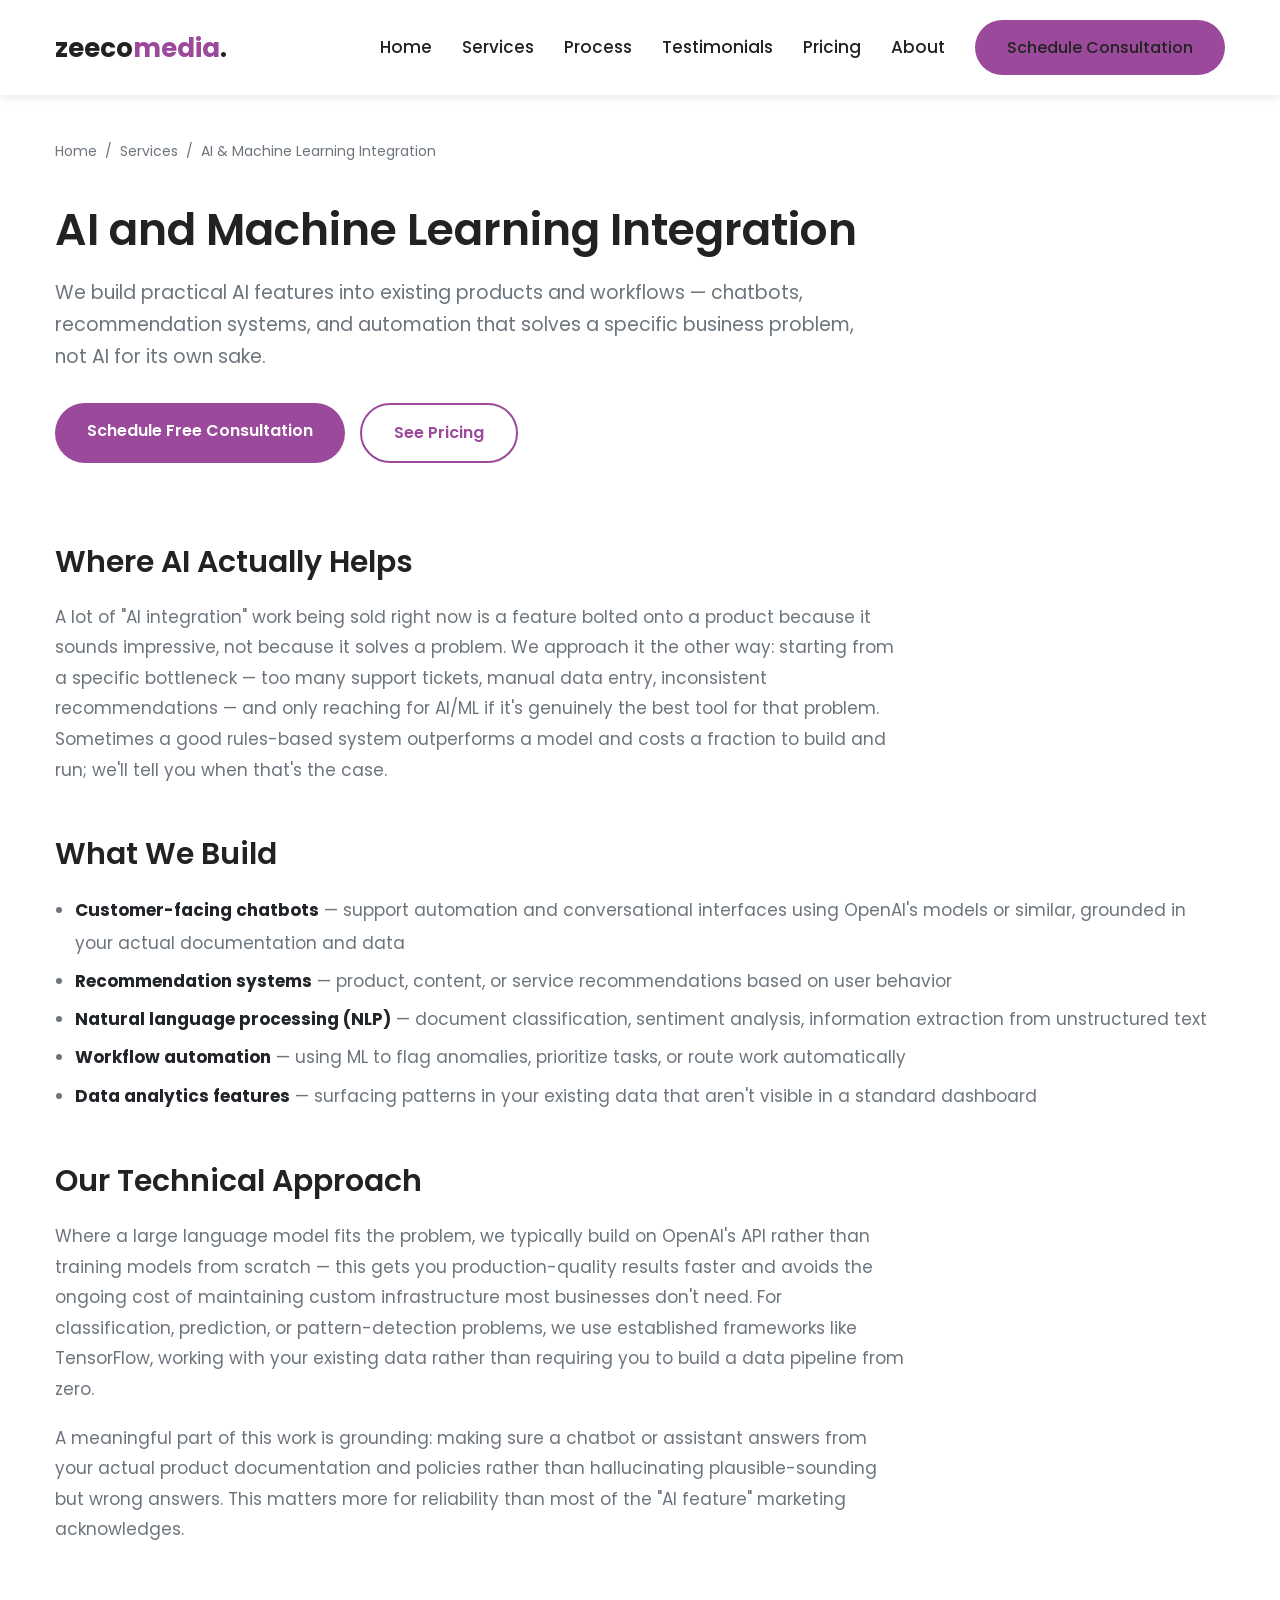
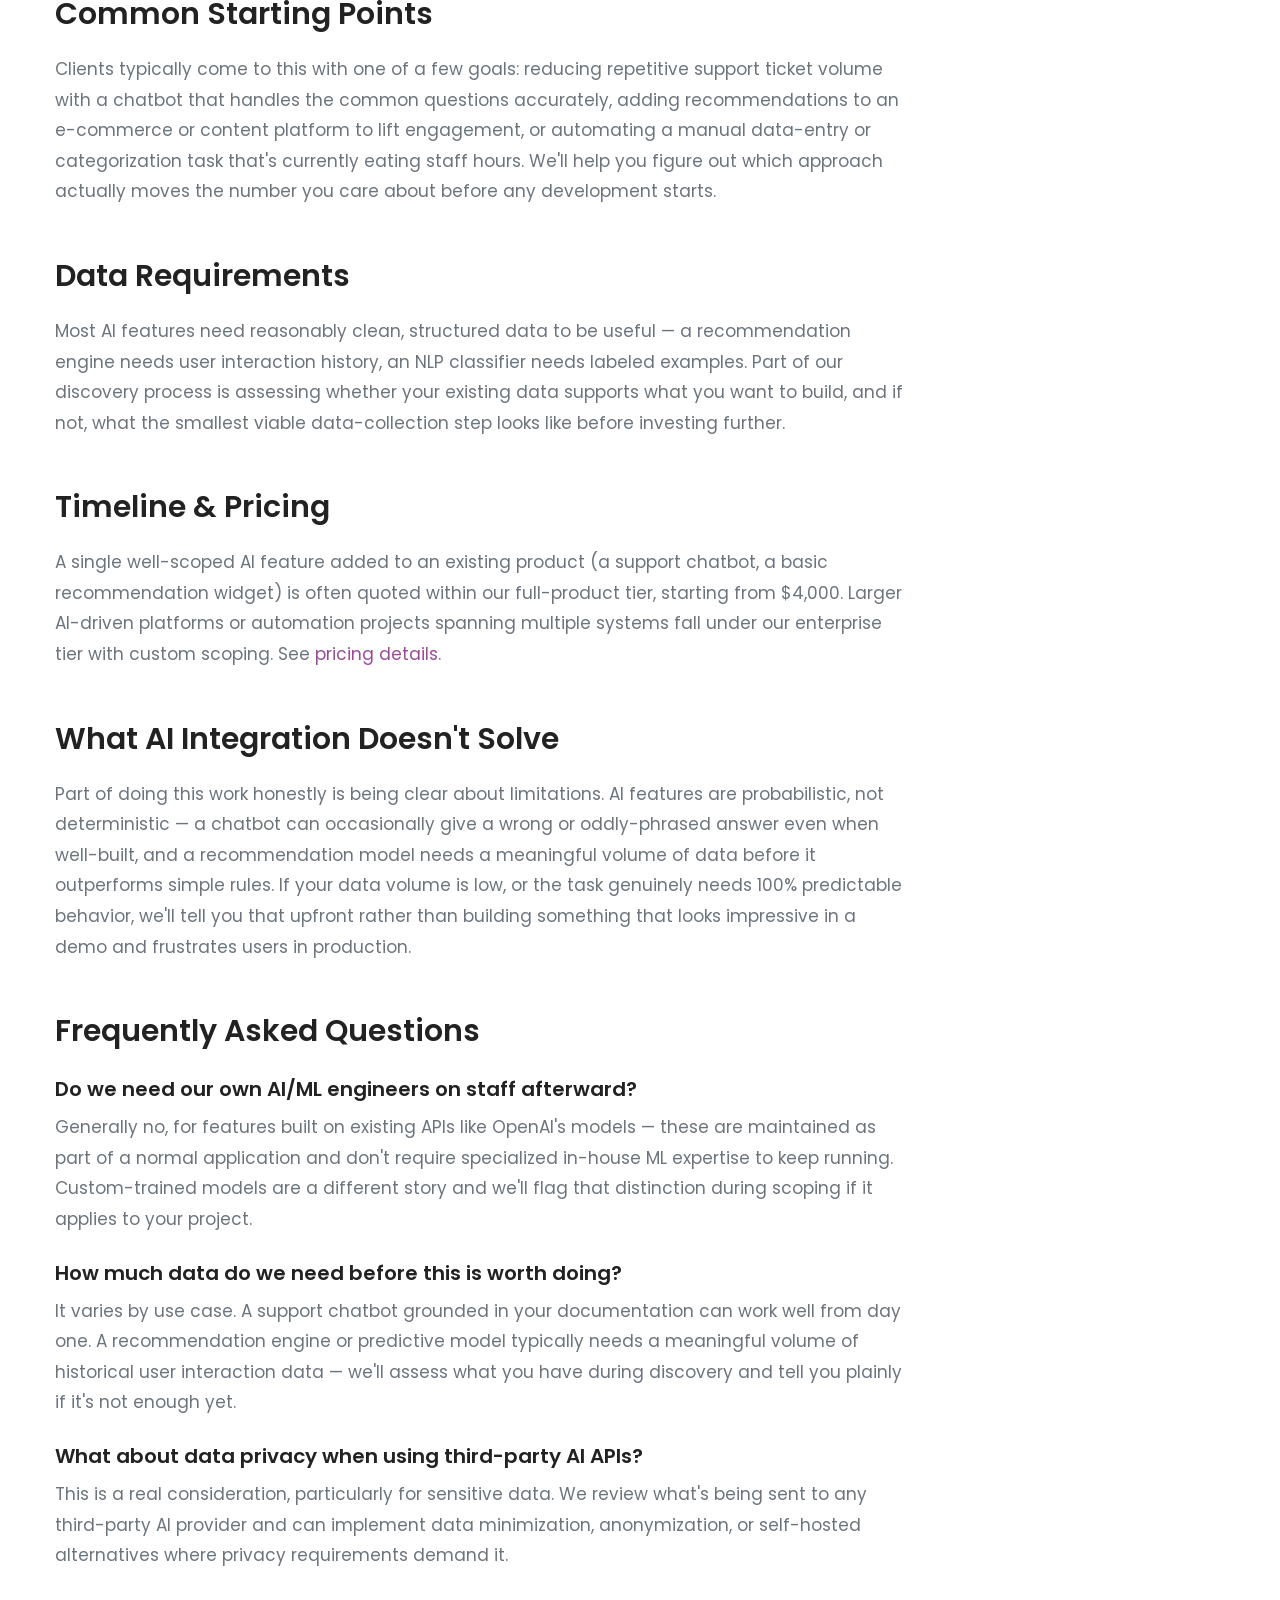
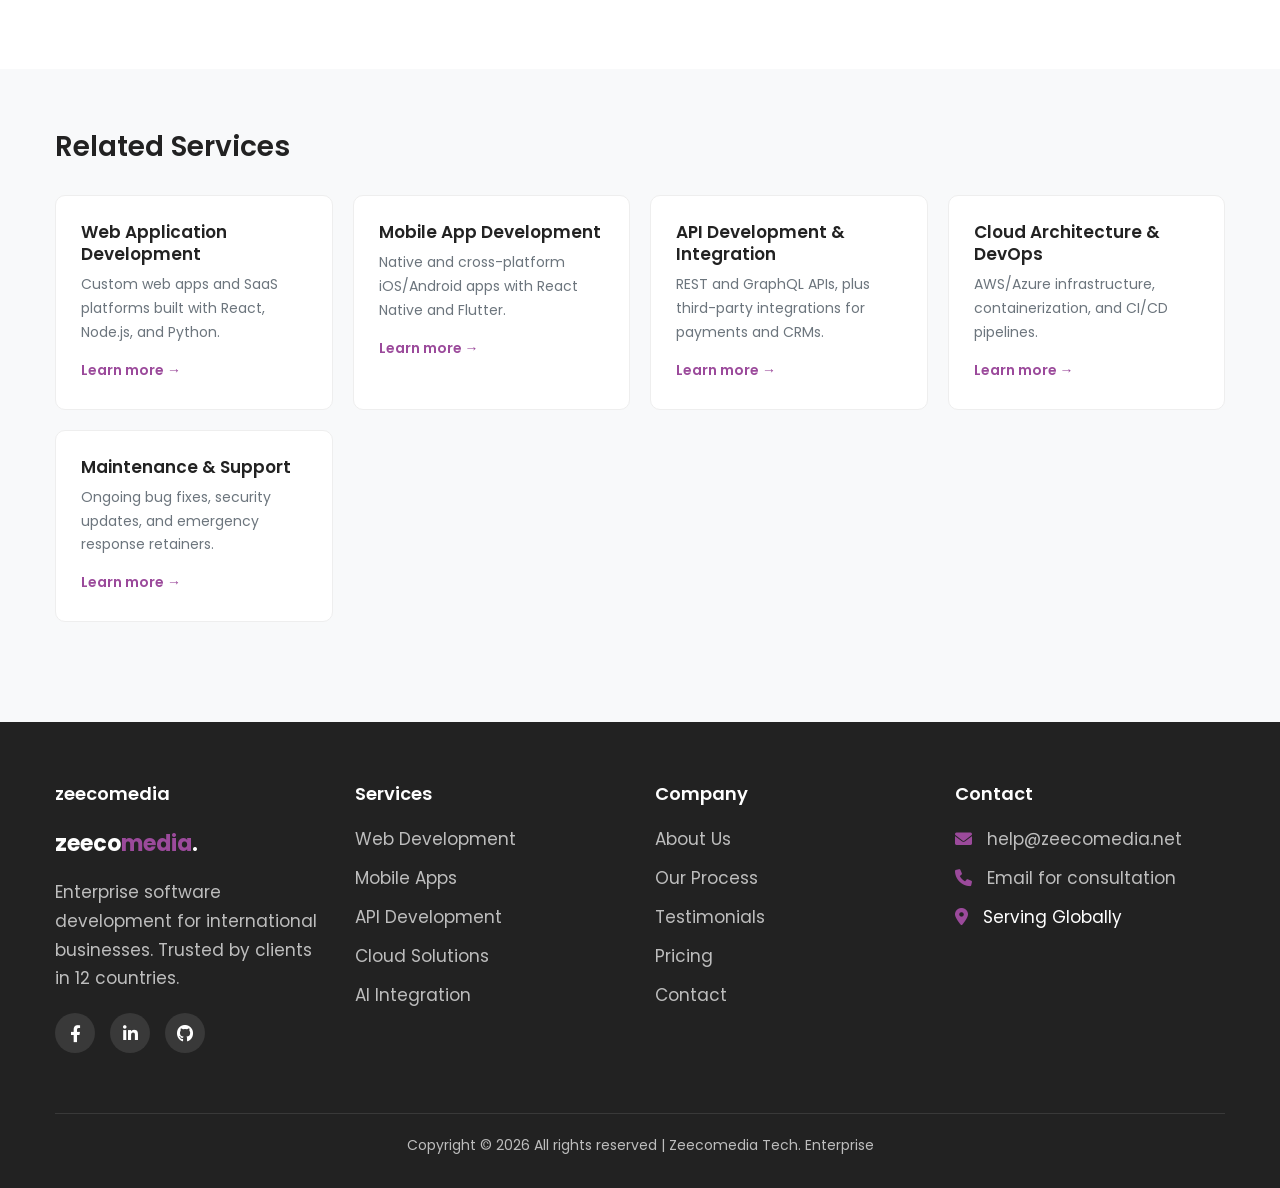
<file: services/ai-machine-learning-integration/index.html>
<!DOCTYPE html>
<html lang="en">
<head>
  <title>AI & Machine Learning Integration Services | Zeecomedia</title>
  <meta charset="utf-8">
  <meta name="viewport" content="width=device-width, initial-scale=1, shrink-to-fit=no">
  <meta name="description" content="Practical AI and machine learning integration for business applications: chatbots, recommendation systems, and data-driven automation.">
  <meta name="robots" content="index, follow, max-image-preview:large">
  <link rel="canonical" href="https://zeecomedia.net/services/ai-machine-learning-integration/">
  <meta property="og:type" content="website">
  <meta property="og:url" content="https://zeecomedia.net/services/ai-machine-learning-integration/">
  <meta property="og:title" content="AI & Machine Learning Integration Services | Zeecomedia">
  <meta property="og:description" content="Practical AI and machine learning integration for business applications: chatbots, recommendation systems, and data-driven automation.">
  <meta property="og:image" content="https://zeecomedia.net/images/zeecomedia-ceo-founder.jpg">
  <meta name="twitter:card" content="summary_large_image">
  <meta name="twitter:title" content="AI & Machine Learning Integration Services | Zeecomedia">
  <meta name="twitter:description" content="Practical AI and machine learning integration for business applications: chatbots, recommendation systems, and data-driven automation.">
  <meta name="twitter:image" content="https://zeecomedia.net/images/zeecomedia-ceo-founder.jpg">
  <script type="application/ld+json">
  {
    "@context": "https://schema.org",
    "@type": "Service",
    "serviceType": "AI and Machine Learning Integration",
    "name": "AI & Machine Learning Integration",
    "description": "AI and machine learning integration for business applications, including chatbots, recommendation systems, natural language processing, and workflow automation.",
    "provider": {
      "@type": "Organization",
      "name": "Zeecomedia",
      "url": "https://zeecomedia.net/"
    },
    "areaServed": ["US", "GB", "EU", "NG"],
    "url": "https://zeecomedia.net/services/ai-machine-learning-integration/"
  }
  </script>
  <script type="application/ld+json">
  {
    "@context": "https://schema.org",
    "@type": "BreadcrumbList",
    "itemListElement": [
      {"@type": "ListItem", "position": 1, "name": "Home", "item": "https://zeecomedia.net/"},
      {"@type": "ListItem", "position": 2, "name": "Services", "item": "https://zeecomedia.net/#services"},
      {"@type": "ListItem", "position": 3, "name": "AI & Machine Learning Integration", "item": "https://zeecomedia.net/services/ai-machine-learning-integration/"}
    ]
  }
  </script>
  <link rel="preconnect" href="https://fonts.googleapis.com">
  <link rel="preconnect" href="https://fonts.gstatic.com" crossorigin>
  <link rel="preconnect" href="https://cdnjs.cloudflare.com" crossorigin>
  <link href="https://fonts.googleapis.com/css2?family=Poppins:wght@300;400;600;700&display=swap" rel="stylesheet">
  <link rel="stylesheet" href="https://cdnjs.cloudflare.com/ajax/libs/font-awesome/6.0.0-beta3/css/all.min.css">
  <link rel="stylesheet" href="/css/style.css">
</head>
<body>
<!-- Header -->
  <header id="header">
    <div class="container">
      <nav class="navbar">
        <a href="/" class="logo">zeeco<span>media</span>.</a>
        <ul class="nav-links" id="navLinks">
          <li><a href="/">Home</a></li>
          <li><a href="/#services">Services</a></li>
          <li><a href="/#process">Process</a></li>
          <li><a href="/#testimonials">Testimonials</a></li>
          <li><a href="/#pricing">Pricing</a></li>
          <li><a href="/#about">About</a></li>
          <li class="nav-cta"><a href="/#contact" class="btn btn-primary">Schedule Consultation</a></li>
        </ul>
        <div class="hamburger" id="hamburger">
          <i class="fas fa-bars"></i>
        </div>
      </nav>
    </div>
  </header>

  <div class="breadcrumb">
    <div class="container">
      <a href="/">Home</a><span>/</span><a href="/#services">Services</a><span>/</span>AI & Machine Learning Integration
    </div>
  </div>

  <section class="service-hero">
    <div class="container">
      <h1>AI and Machine Learning Integration</h1>
      <p class="lead">We build practical AI features into existing products and workflows &mdash; chatbots, recommendation systems, and automation that solves a specific business problem, not AI for its own sake.</p>
      <div class="hero-buttons">
        <a href="/#contact" class="btn btn-primary">Schedule Free Consultation</a>
        <a href="/#pricing" class="btn btn-outline">See Pricing</a>
      </div>
    </div>
  </section>

  <section class="service-content">
    <div class="container">
      
      <h2>Where AI Actually Helps</h2>
      <p>A lot of "AI integration" work being sold right now is a feature bolted onto a product because it sounds impressive, not because it solves a problem. We approach it the other way: starting from a specific bottleneck &mdash; too many support tickets, manual data entry, inconsistent recommendations &mdash; and only reaching for AI/ML if it's genuinely the best tool for that problem. Sometimes a good rules-based system outperforms a model and costs a fraction to build and run; we'll tell you when that's the case.</p>

      <h2>What We Build</h2>
      <ul>
        <li><strong>Customer-facing chatbots</strong> &mdash; support automation and conversational interfaces using OpenAI's models or similar, grounded in your actual documentation and data</li>
        <li><strong>Recommendation systems</strong> &mdash; product, content, or service recommendations based on user behavior</li>
        <li><strong>Natural language processing (NLP)</strong> &mdash; document classification, sentiment analysis, information extraction from unstructured text</li>
        <li><strong>Workflow automation</strong> &mdash; using ML to flag anomalies, prioritize tasks, or route work automatically</li>
        <li><strong>Data analytics features</strong> &mdash; surfacing patterns in your existing data that aren't visible in a standard dashboard</li>
      </ul>

      <h2>Our Technical Approach</h2>
      <p>Where a large language model fits the problem, we typically build on OpenAI's API rather than training models from scratch &mdash; this gets you production-quality results faster and avoids the ongoing cost of maintaining custom infrastructure most businesses don't need. For classification, prediction, or pattern-detection problems, we use established frameworks like TensorFlow, working with your existing data rather than requiring you to build a data pipeline from zero.</p>
      <p>A meaningful part of this work is grounding: making sure a chatbot or assistant answers from your actual product documentation and policies rather than hallucinating plausible-sounding but wrong answers. This matters more for reliability than most of the "AI feature" marketing acknowledges.</p>

      <h2>Common Starting Points</h2>
      <p>Clients typically come to this with one of a few goals: reducing repetitive support ticket volume with a chatbot that handles the common questions accurately, adding recommendations to an e-commerce or content platform to lift engagement, or automating a manual data-entry or categorization task that's currently eating staff hours. We'll help you figure out which approach actually moves the number you care about before any development starts.</p>

      <h2>Data Requirements</h2>
      <p>Most AI features need reasonably clean, structured data to be useful — a recommendation engine needs user interaction history, an NLP classifier needs labeled examples. Part of our discovery process is assessing whether your existing data supports what you want to build, and if not, what the smallest viable data-collection step looks like before investing further.</p>

      <h2>Timeline &amp; Pricing</h2>
      <p>A single well-scoped AI feature added to an existing product (a support chatbot, a basic recommendation widget) is often quoted within our full-product tier, starting from $4,000. Larger AI-driven platforms or automation projects spanning multiple systems fall under our enterprise tier with custom scoping. See <a href="/#pricing">pricing details</a>.</p>


      <h2>What AI Integration Doesn't Solve</h2>
      <p>Part of doing this work honestly is being clear about limitations. AI features are probabilistic, not deterministic &mdash; a chatbot can occasionally give a wrong or oddly-phrased answer even when well-built, and a recommendation model needs a meaningful volume of data before it outperforms simple rules. If your data volume is low, or the task genuinely needs 100% predictable behavior, we'll tell you that upfront rather than building something that looks impressive in a demo and frustrates users in production.</p>

      <h2>Frequently Asked Questions</h2>
      <h3>Do we need our own AI/ML engineers on staff afterward?</h3>
      <p>Generally no, for features built on existing APIs like OpenAI's models &mdash; these are maintained as part of a normal application and don't require specialized in-house ML expertise to keep running. Custom-trained models are a different story and we'll flag that distinction during scoping if it applies to your project.</p>
      <h3>How much data do we need before this is worth doing?</h3>
      <p>It varies by use case. A support chatbot grounded in your documentation can work well from day one. A recommendation engine or predictive model typically needs a meaningful volume of historical user interaction data &mdash; we'll assess what you have during discovery and tell you plainly if it's not enough yet.</p>
      <h3>What about data privacy when using third-party AI APIs?</h3>
      <p>This is a real consideration, particularly for sensitive data. We review what's being sent to any third-party AI provider and can implement data minimization, anonymization, or self-hosted alternatives where privacy requirements demand it.</p>

    </div>
  </section>

  <section class="related-services">
    <div class="container">
      <h2>Related Services</h2>
      <div class="related-grid">
        <div class="related-card">
          <h4>Web Application Development</h4>
          <p>Custom web apps and SaaS platforms built with React, Node.js, and Python.</p>
          <a href="/services/web-application-development/">Learn more &rarr;</a>
        </div>
        <div class="related-card">
          <h4>Mobile App Development</h4>
          <p>Native and cross-platform iOS/Android apps with React Native and Flutter.</p>
          <a href="/services/mobile-app-development/">Learn more &rarr;</a>
        </div>
        <div class="related-card">
          <h4>API Development & Integration</h4>
          <p>REST and GraphQL APIs, plus third-party integrations for payments and CRMs.</p>
          <a href="/services/api-development-integration/">Learn more &rarr;</a>
        </div>
        <div class="related-card">
          <h4>Cloud Architecture & DevOps</h4>
          <p>AWS/Azure infrastructure, containerization, and CI/CD pipelines.</p>
          <a href="/services/cloud-architecture-devops/">Learn more &rarr;</a>
        </div>
        <div class="related-card">
          <h4>Maintenance & Support</h4>
          <p>Ongoing bug fixes, security updates, and emergency response retainers.</p>
          <a href="/services/maintenance-support/">Learn more &rarr;</a>
        </div>
      </div>
    </div>
  </section>

<!-- Footer -->
  <footer class="footer">
    <div class="container">
      <div class="footer-content">
        <div class="footer-col">
          <h4>zeecomedia</h4>
          <a href="/" class="logo" style="color: white; font-size: 22px;">zeeco<span style="color: var(--primary);">media</span>.</a>
          <p style="margin-top: 15px; color: rgba(255, 255, 255, 0.7);">Enterprise software development for international businesses. Trusted by clients in 12 countries.</p>
          <div class="footer-social">
            <a href="https://web.facebook.com/zeecomedia2/" aria-label="Facebook"><i class="fab fa-facebook-f"></i></a>
            <a href="https://www.linkedin.com/in/zeeco-media-aa0bbb187" aria-label="LinkedIn"><i class="fab fa-linkedin-in"></i></a>
            <a href="https://github.com/zeecomedia" aria-label="GitHub"><i class="fab fa-github"></i></a>
          </div>
        </div>
        <div class="footer-col">
          <h4>Services</h4>
          <ul class="footer-links">
            <li><a href="/#services">Web Development</a></li>
            <li><a href="/#services">Mobile Apps</a></li>
            <li><a href="/#services">API Development</a></li>
            <li><a href="/#services">Cloud Solutions</a></li>
            <li><a href="/#services">AI Integration</a></li>
          </ul>
        </div>
        <div class="footer-col">
          <h4>Company</h4>
          <ul class="footer-links">
            <li><a href="/#about">About Us</a></li>
            <li><a href="/#process">Our Process</a></li>
            <li><a href="/#testimonials">Testimonials</a></li>
            <li><a href="/#pricing">Pricing</a></li>
            <li><a href="/#contact">Contact</a></li>
          </ul>
        </div>
        <div class="footer-col">
          <h4>Contact</h4>
          <ul class="footer-links">
            <li><i class="fas fa-envelope" style="color: var(--primary); margin-right: 10px;"></i> <a href="mailto:help@zeecomedia.net">help@zeecomedia.net</a></li>
            <li><i class="fas fa-phone" style="color: var(--primary); margin-right: 10px;"></i> <a href="mailto:zeecomedia2@gmail.com">Email for consultation</a></li>
            <li><i class="fas fa-map-marker-alt" style="color: var(--primary); margin-right: 10px;"></i> Serving Globally</li>
          </ul>
        </div>
      </div>
      <div class="footer-bottom">
        <!-- FIX: removed inline <script> tag inside <p>; use a span updated by JS instead -->
        <p>Copyright &copy; <span id="footerYear"></span> All rights reserved | Zeecomedia Tech. Enterprise</p>
      </div>
    </div>
  </footer>

<!-- JavaScript -->
  <script>
    document.addEventListener("DOMContentLoaded", function () {

      // ── Footer year ──────────────────────────────────────────────
      document.getElementById('footerYear').textContent = new Date().getFullYear();

      // ── Mobile Menu Toggle ────────────────────────────────────────
      const hamburger = document.getElementById('hamburger');
      const navLinks  = document.getElementById('navLinks');

      function closeMobileMenu() {
        navLinks.classList.remove('active');
        const icon = hamburger.querySelector('i');
        icon.classList.remove('fa-times');
        icon.classList.add('fa-bars');
      }

      hamburger.addEventListener('click', function () {
        navLinks.classList.toggle('active');
        const icon = this.querySelector('i');
        icon.classList.toggle('fa-bars');
        icon.classList.toggle('fa-times');
      });

      // ── Smooth Scrolling (closes menu on mobile) ──────────────────
      document.querySelectorAll('a[href^="#"]').forEach(anchor => {
        anchor.addEventListener('click', function (e) {
          const targetId = this.getAttribute('href');
          if (targetId === '#') {
            e.preventDefault();
            closeMobileMenu();
            window.scrollTo({ top: 0, behavior: 'smooth' });
            return;
          }
          const targetElement = document.querySelector(targetId);
          if (targetElement) {
            e.preventDefault();
            closeMobileMenu();
            const offsetTop = targetElement.offsetTop - 70;
            window.scrollTo({ top: offsetTop, behavior: 'smooth' });
          }
        });
      });

      // ── FAQ Accordion ─────────────────────────────────────────────
      document.querySelectorAll('.faq-question').forEach(question => {
        question.addEventListener('click', function () {
          const faqItem = this.parentElement;
          const isActive = faqItem.classList.contains('active');
          document.querySelectorAll('.faq-item').forEach(item => item.classList.remove('active'));
          if (!isActive) faqItem.classList.add('active');
        });
      });

      // ── Active menu on scroll ─────────────────────────────────────
      const sections = document.querySelectorAll('section');
      const navAnchors = document.querySelectorAll('.nav-links a');

      window.addEventListener('scroll', function () {
        let current = '';
        sections.forEach(section => {
          if (pageYOffset >= section.offsetTop - 150) {
            current = section.getAttribute('id');
          }
        });
        navAnchors.forEach(link => {
          link.classList.remove('active');
          if (link.getAttribute('href') === '#' + current) {
            link.classList.add('active');
          }
        });
      });

      // ── Validation helper ─────────────────────────────────────────
      function showError(inputId, errorId, message) {
        const input = document.getElementById(inputId);
        const error = document.getElementById(errorId);
        input.classList.add('error');
        error.textContent = message;
      }

      function clearError(inputId, errorId) {
        const input = document.getElementById(inputId);
        const error = document.getElementById(errorId);
        input.classList.remove('error');
        error.textContent = '';
      }

      function validateEmail(email) {
        return /^[^\s@]+@[^\s@]+\.[^\s@]+$/.test(email);
      }

      // Live-clear errors on input
      ['fname','lname','email','subject','message'].forEach(id => {
        const input = document.getElementById(id);
        if (input) {
          input.addEventListener('input', () => clearError(id, id + 'Error'));
        }
      });

      // ── AI Prompt Form ────────────────────────────────────────────
      document.getElementById('aiPromptForm').addEventListener('submit', function (e) {
        e.preventDefault();

        const email    = document.getElementById('promptEmail').value.trim();
        const statusEl = document.getElementById('aiPromptStatus');
        const submitBtn = this.querySelector('button[type="submit"]');

        // Reset
        statusEl.className = 'form-status';
        clearError('promptEmail', 'promptEmailError');

        if (!email || !validateEmail(email)) {
          showError('promptEmail', 'promptEmailError', 'Please enter a valid email address.');
          return;
        }

        submitBtn.disabled = true;
        submitBtn.textContent = 'Sending...';

        fetch('https://zeecomedia-function.netlify.app/.netlify/functions/send-email', {
         method: 'POST',
          headers: {
            'Content-Type': 'application/json'
          },
          body: JSON.stringify({ action: 'subscribe', email: email })
        })
        .then(response => response.json().then(data => ({ status: response.status, data: data })))
        .then(result => {
          if (result.status === 200) {
            statusEl.className = 'form-status success';
            statusEl.textContent = 'Success! Check your inbox for the free eBook. If you don\'t see it, please check your Spam or Promotions folder.';
            document.getElementById('aiPromptForm').reset();
          } else {
            throw new Error(result.data.error || result.data.message || 'Failed to send eBook.');
          }
        })
        .catch(err => {
          statusEl.className = 'form-status error';
          statusEl.textContent = 'Error: ' + (err.message || 'Could not connect to server. Please try again.');
        })
        .finally(() => {
          setTimeout(() => {
            submitBtn.disabled = false;
            submitBtn.textContent = 'Send me the Free eBook';
          }, 2000);
        });
      });

      // ── Contact Form ──────────────────────────────────────────────
      document.getElementById('contactForm').addEventListener('submit', function (e) {
        e.preventDefault();

        const fname   = document.getElementById('fname').value.trim();
        const lname   = document.getElementById('lname').value.trim();
        const email   = document.getElementById('email').value.trim();
        const subject = document.getElementById('subject').value.trim();
        const message = document.getElementById('message').value.trim();
        const statusEl = document.getElementById('contactFormStatus');
        const submitBtn = document.getElementById('contactSubmitBtn');

        // Reset all errors
        ['fname','lname','email','subject','message'].forEach(id => clearError(id, id + 'Error'));
        statusEl.className = 'form-status';

        let valid = true;

        if (!fname) { showError('fname', 'fnameError', 'First name is required.'); valid = false; }
        if (!lname) { showError('lname', 'lnameError', 'Last name is required.'); valid = false; }
        if (!email || !validateEmail(email)) { showError('email', 'emailError', 'A valid email address is required.'); valid = false; }
        if (!subject) { showError('subject', 'subjectError', 'Please provide a subject.'); valid = false; }
        if (!message || message.length < 20) { showError('message', 'messageError', 'Please describe your project in at least 20 characters.'); valid = false; }

        if (!valid) return;

        submitBtn.disabled = true;
        submitBtn.textContent = 'Sending...';

        // Send via the same mail backend endpoint
        fetch('https://zeecomedia-function.netlify.app/.netlify/functions/send-email', {
            method: 'POST',
            headers: {
              'Content-Type': 'application/json'
            },
            body: JSON.stringify({ action: 'contact', fname, lname, email, subject, message })
        })
        .then(response => response.json().then(data => ({ status: response.status, data: data })))
        .then(result => {
          if (result.status === 200 || result.status === 201) {
            statusEl.className = 'form-status success';
            statusEl.textContent = 'Message sent! We\'ll get back to you within 24 hours.';
            document.getElementById('contactForm').reset();
          } else {
            throw new Error(result.data.error || result.data.message || 'Submission failed.');
          }
        })
        .catch(() => {
          // Graceful fallback: open mail client with pre-filled content
          const mailBody = encodeURIComponent(
            'Name: ' + fname + ' ' + lname + '\nEmail: ' + email + '\n\n' + message
          );
          const mailSubject = encodeURIComponent(subject);
          window.location.href = 'mailto:help@zeecomedia.net?subject=' + mailSubject + '&body=' + mailBody;

          statusEl.className = 'form-status success';
          statusEl.textContent = 'Opening your email for feedback. Alternatively, email us directly at zeecomedia2@gmail.com.';
        })
        .finally(() => {
          submitBtn.disabled = false;
          submitBtn.textContent = 'Send Message';
        });
      });

    }); // end DOMContentLoaded
  </script>
</body>
</html>
</file>
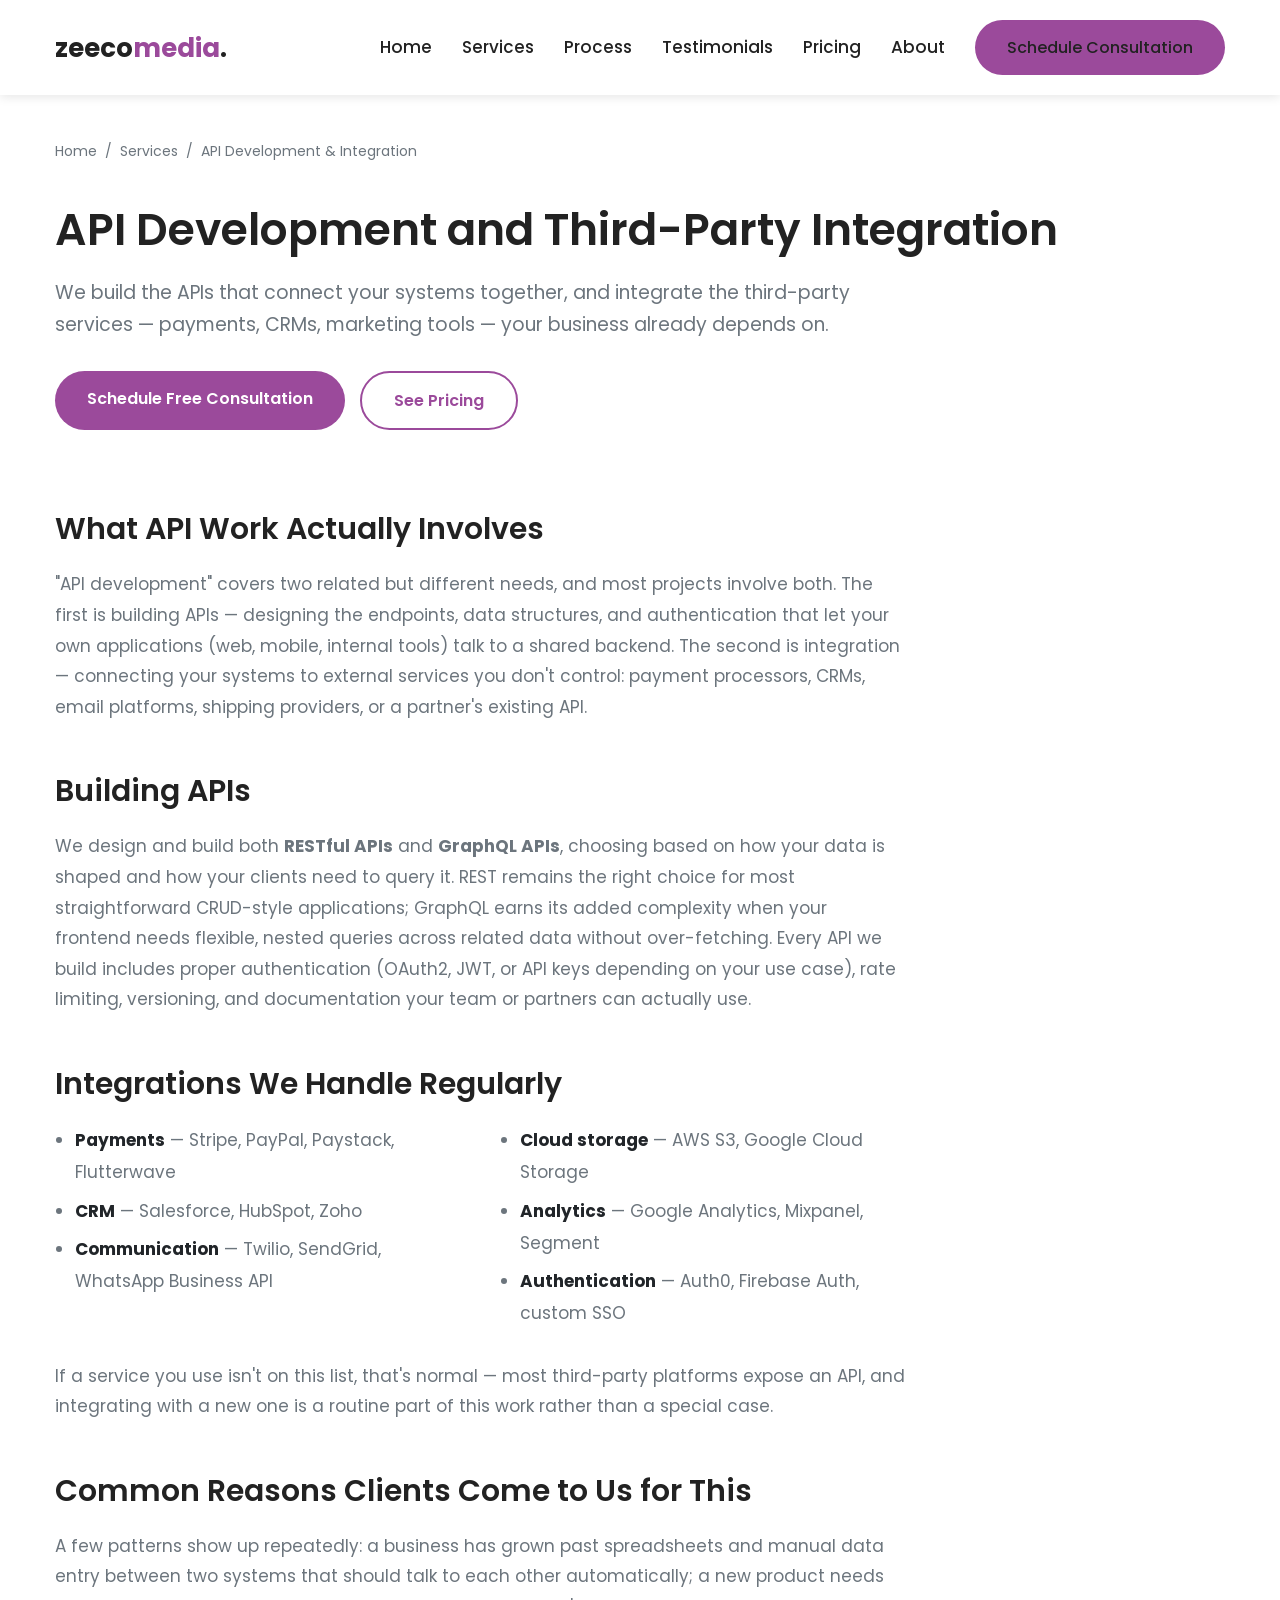
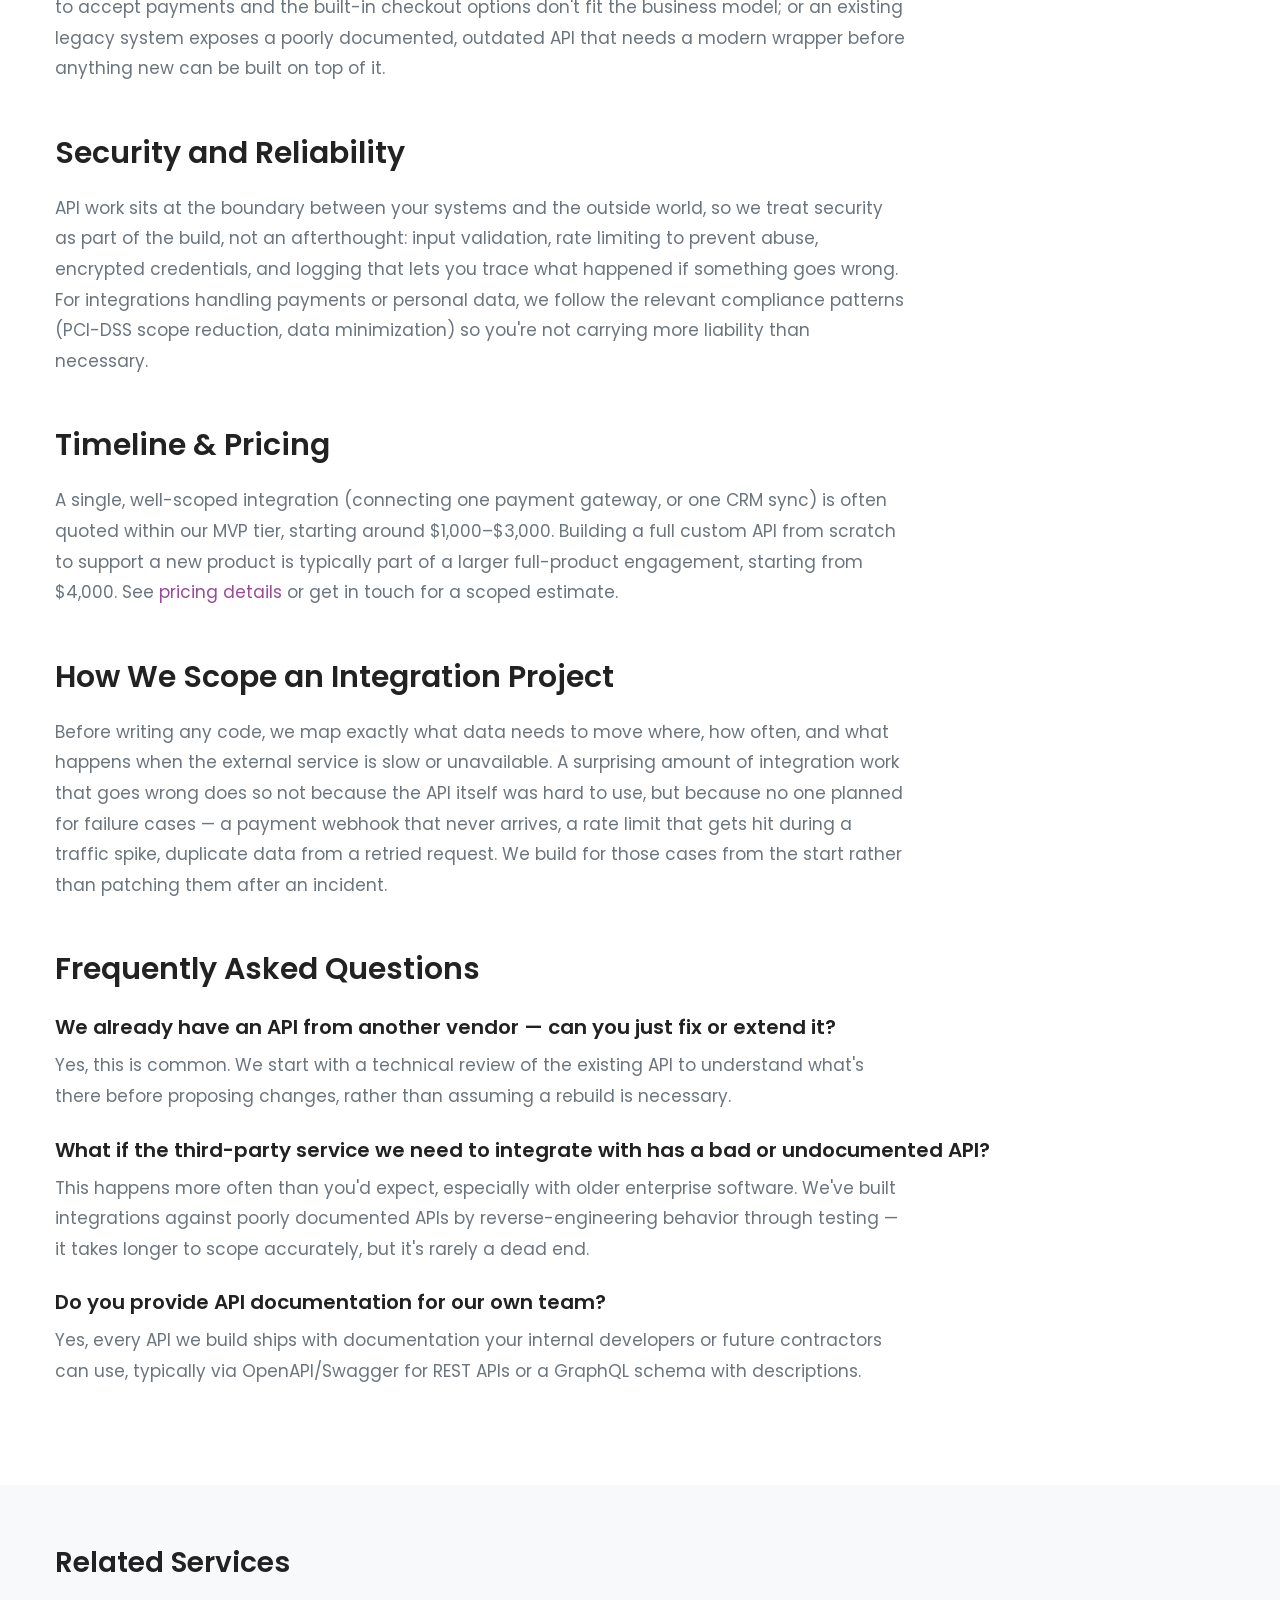
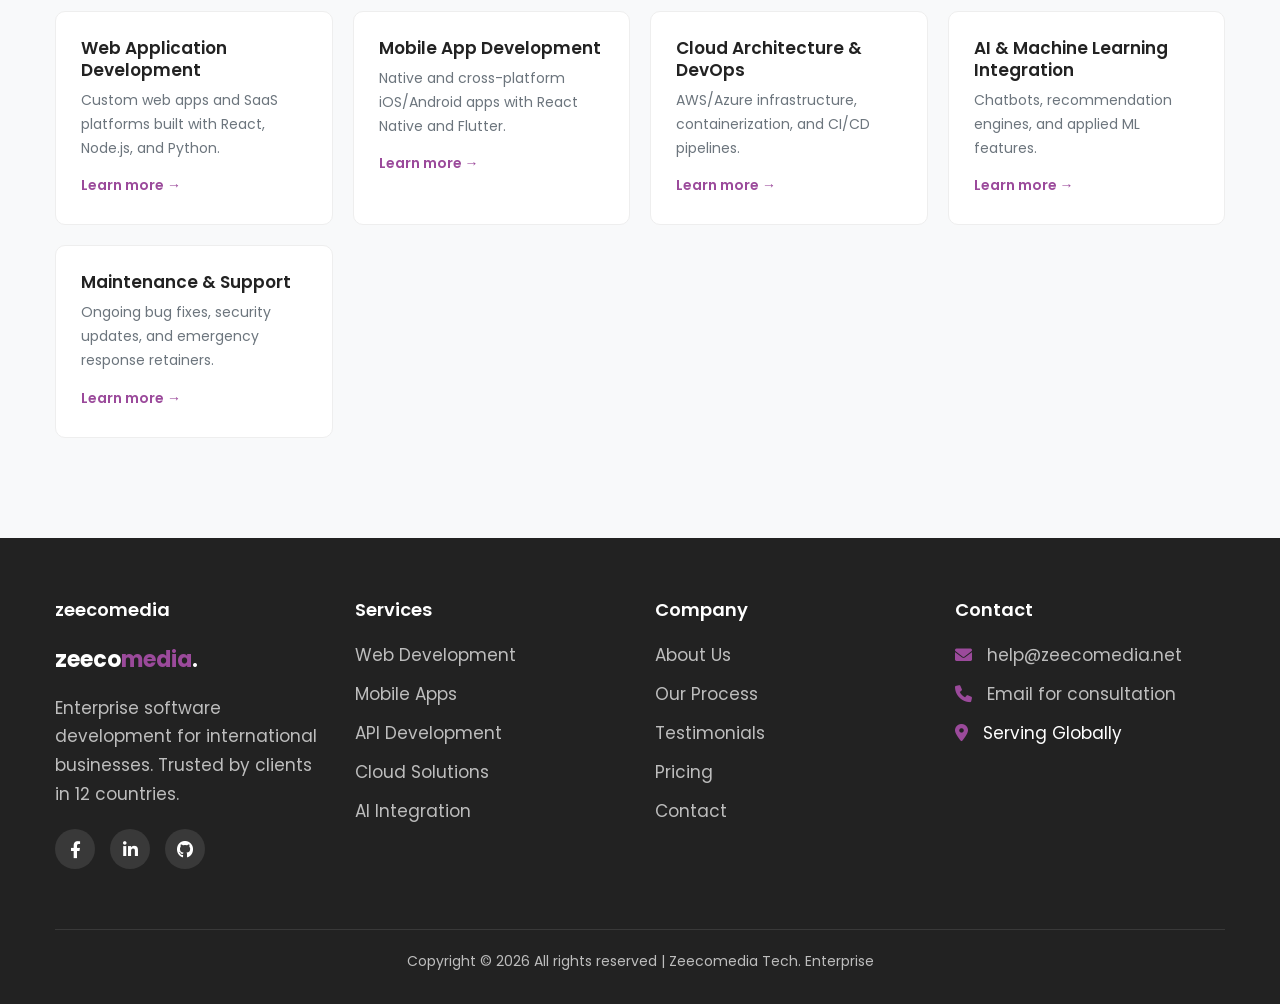
<file: services/api-development-integration/index.html>
<!DOCTYPE html>
<html lang="en">
<head>
  <title>API Development & Integration Services | Zeecomedia</title>
  <meta charset="utf-8">
  <meta name="viewport" content="width=device-width, initial-scale=1, shrink-to-fit=no">
  <meta name="description" content="REST and GraphQL API development, plus third-party integrations with payment gateways, CRMs, and business tools for international businesses.">
  <meta name="robots" content="index, follow, max-image-preview:large">
  <link rel="canonical" href="https://zeecomedia.net/services/api-development-integration/">
  <meta property="og:type" content="website">
  <meta property="og:url" content="https://zeecomedia.net/services/api-development-integration/">
  <meta property="og:title" content="API Development & Integration Services | Zeecomedia">
  <meta property="og:description" content="REST and GraphQL API development, plus third-party integrations with payment gateways, CRMs, and business tools for international businesses.">
  <meta property="og:image" content="https://zeecomedia.net/images/zeecomedia-ceo-founder.jpg">
  <meta name="twitter:card" content="summary_large_image">
  <meta name="twitter:title" content="API Development & Integration Services | Zeecomedia">
  <meta name="twitter:description" content="REST and GraphQL API development, plus third-party integrations with payment gateways, CRMs, and business tools for international businesses.">
  <meta name="twitter:image" content="https://zeecomedia.net/images/zeecomedia-ceo-founder.jpg">
  <script type="application/ld+json">
  {
    "@context": "https://schema.org",
    "@type": "Service",
    "serviceType": "API Development and Integration",
    "name": "API Development & Integration",
    "description": "RESTful and GraphQL API development and third-party service integration including payment gateways, CRMs, and business automation tools.",
    "provider": {
      "@type": "Organization",
      "name": "Zeecomedia",
      "url": "https://zeecomedia.net/"
    },
    "areaServed": ["US", "GB", "EU", "NG"],
    "url": "https://zeecomedia.net/services/api-development-integration/"
  }
  </script>
  <script type="application/ld+json">
  {
    "@context": "https://schema.org",
    "@type": "BreadcrumbList",
    "itemListElement": [
      {"@type": "ListItem", "position": 1, "name": "Home", "item": "https://zeecomedia.net/"},
      {"@type": "ListItem", "position": 2, "name": "Services", "item": "https://zeecomedia.net/#services"},
      {"@type": "ListItem", "position": 3, "name": "API Development & Integration", "item": "https://zeecomedia.net/services/api-development-integration/"}
    ]
  }
  </script>
  <link rel="preconnect" href="https://fonts.googleapis.com">
  <link rel="preconnect" href="https://fonts.gstatic.com" crossorigin>
  <link rel="preconnect" href="https://cdnjs.cloudflare.com" crossorigin>
  <link href="https://fonts.googleapis.com/css2?family=Poppins:wght@300;400;600;700&display=swap" rel="stylesheet">
  <link rel="stylesheet" href="https://cdnjs.cloudflare.com/ajax/libs/font-awesome/6.0.0-beta3/css/all.min.css">
  <link rel="stylesheet" href="/css/style.css">
</head>
<body>
<!-- Header -->
  <header id="header">
    <div class="container">
      <nav class="navbar">
        <a href="/" class="logo">zeeco<span>media</span>.</a>
        <ul class="nav-links" id="navLinks">
          <li><a href="/">Home</a></li>
          <li><a href="/#services">Services</a></li>
          <li><a href="/#process">Process</a></li>
          <li><a href="/#testimonials">Testimonials</a></li>
          <li><a href="/#pricing">Pricing</a></li>
          <li><a href="/#about">About</a></li>
          <li class="nav-cta"><a href="/#contact" class="btn btn-primary">Schedule Consultation</a></li>
        </ul>
        <div class="hamburger" id="hamburger">
          <i class="fas fa-bars"></i>
        </div>
      </nav>
    </div>
  </header>

  <div class="breadcrumb">
    <div class="container">
      <a href="/">Home</a><span>/</span><a href="/#services">Services</a><span>/</span>API Development & Integration
    </div>
  </div>

  <section class="service-hero">
    <div class="container">
      <h1>API Development and Third-Party Integration</h1>
      <p class="lead">We build the APIs that connect your systems together, and integrate the third-party services &mdash; payments, CRMs, marketing tools &mdash; your business already depends on.</p>
      <div class="hero-buttons">
        <a href="/#contact" class="btn btn-primary">Schedule Free Consultation</a>
        <a href="/#pricing" class="btn btn-outline">See Pricing</a>
      </div>
    </div>
  </section>

  <section class="service-content">
    <div class="container">
      
      <h2>What API Work Actually Involves</h2>
      <p>"API development" covers two related but different needs, and most projects involve both. The first is building APIs &mdash; designing the endpoints, data structures, and authentication that let your own applications (web, mobile, internal tools) talk to a shared backend. The second is integration &mdash; connecting your systems to external services you don't control: payment processors, CRMs, email platforms, shipping providers, or a partner's existing API.</p>

      <h2>Building APIs</h2>
      <p>We design and build both <strong>RESTful APIs</strong> and <strong>GraphQL APIs</strong>, choosing based on how your data is shaped and how your clients need to query it. REST remains the right choice for most straightforward CRUD-style applications; GraphQL earns its added complexity when your frontend needs flexible, nested queries across related data without over-fetching. Every API we build includes proper authentication (OAuth2, JWT, or API keys depending on your use case), rate limiting, versioning, and documentation your team or partners can actually use.</p>

      <h2>Integrations We Handle Regularly</h2>
      <div class="two-col-list">
        <ul>
          <li><strong>Payments</strong> &mdash; Stripe, PayPal, Paystack, Flutterwave</li>
          <li><strong>CRM</strong> &mdash; Salesforce, HubSpot, Zoho</li>
          <li><strong>Communication</strong> &mdash; Twilio, SendGrid, WhatsApp Business API</li>
        </ul>
        <ul>
          <li><strong>Cloud storage</strong> &mdash; AWS S3, Google Cloud Storage</li>
          <li><strong>Analytics</strong> &mdash; Google Analytics, Mixpanel, Segment</li>
          <li><strong>Authentication</strong> &mdash; Auth0, Firebase Auth, custom SSO</li>
        </ul>
      </div>
      <p>If a service you use isn't on this list, that's normal &mdash; most third-party platforms expose an API, and integrating with a new one is a routine part of this work rather than a special case.</p>

      <h2>Common Reasons Clients Come to Us for This</h2>
      <p>A few patterns show up repeatedly: a business has grown past spreadsheets and manual data entry between two systems that should talk to each other automatically; a new product needs to accept payments and the built-in checkout options don't fit the business model; or an existing legacy system exposes a poorly documented, outdated API that needs a modern wrapper before anything new can be built on top of it.</p>

      <h2>Security and Reliability</h2>
      <p>API work sits at the boundary between your systems and the outside world, so we treat security as part of the build, not an afterthought: input validation, rate limiting to prevent abuse, encrypted credentials, and logging that lets you trace what happened if something goes wrong. For integrations handling payments or personal data, we follow the relevant compliance patterns (PCI-DSS scope reduction, data minimization) so you're not carrying more liability than necessary.</p>

      <h2>Timeline &amp; Pricing</h2>
      <p>A single, well-scoped integration (connecting one payment gateway, or one CRM sync) is often quoted within our MVP tier, starting around $1,000&ndash;$3,000. Building a full custom API from scratch to support a new product is typically part of a larger full-product engagement, starting from $4,000. See <a href="/#pricing">pricing details</a> or get in touch for a scoped estimate.</p>


      <h2>How We Scope an Integration Project</h2>
      <p>Before writing any code, we map exactly what data needs to move where, how often, and what happens when the external service is slow or unavailable. A surprising amount of integration work that goes wrong does so not because the API itself was hard to use, but because no one planned for failure cases &mdash; a payment webhook that never arrives, a rate limit that gets hit during a traffic spike, duplicate data from a retried request. We build for those cases from the start rather than patching them after an incident.</p>

      <h2>Frequently Asked Questions</h2>
      <h3>We already have an API from another vendor &mdash; can you just fix or extend it?</h3>
      <p>Yes, this is common. We start with a technical review of the existing API to understand what's there before proposing changes, rather than assuming a rebuild is necessary.</p>
      <h3>What if the third-party service we need to integrate with has a bad or undocumented API?</h3>
      <p>This happens more often than you'd expect, especially with older enterprise software. We've built integrations against poorly documented APIs by reverse-engineering behavior through testing &mdash; it takes longer to scope accurately, but it's rarely a dead end.</p>
      <h3>Do you provide API documentation for our own team?</h3>
      <p>Yes, every API we build ships with documentation your internal developers or future contractors can use, typically via OpenAPI/Swagger for REST APIs or a GraphQL schema with descriptions.</p>

    </div>
  </section>

  <section class="related-services">
    <div class="container">
      <h2>Related Services</h2>
      <div class="related-grid">
        <div class="related-card">
          <h4>Web Application Development</h4>
          <p>Custom web apps and SaaS platforms built with React, Node.js, and Python.</p>
          <a href="/services/web-application-development/">Learn more &rarr;</a>
        </div>
        <div class="related-card">
          <h4>Mobile App Development</h4>
          <p>Native and cross-platform iOS/Android apps with React Native and Flutter.</p>
          <a href="/services/mobile-app-development/">Learn more &rarr;</a>
        </div>
        <div class="related-card">
          <h4>Cloud Architecture & DevOps</h4>
          <p>AWS/Azure infrastructure, containerization, and CI/CD pipelines.</p>
          <a href="/services/cloud-architecture-devops/">Learn more &rarr;</a>
        </div>
        <div class="related-card">
          <h4>AI & Machine Learning Integration</h4>
          <p>Chatbots, recommendation engines, and applied ML features.</p>
          <a href="/services/ai-machine-learning-integration/">Learn more &rarr;</a>
        </div>
        <div class="related-card">
          <h4>Maintenance & Support</h4>
          <p>Ongoing bug fixes, security updates, and emergency response retainers.</p>
          <a href="/services/maintenance-support/">Learn more &rarr;</a>
        </div>
      </div>
    </div>
  </section>

<!-- Footer -->
  <footer class="footer">
    <div class="container">
      <div class="footer-content">
        <div class="footer-col">
          <h4>zeecomedia</h4>
          <a href="/" class="logo" style="color: white; font-size: 22px;">zeeco<span style="color: var(--primary);">media</span>.</a>
          <p style="margin-top: 15px; color: rgba(255, 255, 255, 0.7);">Enterprise software development for international businesses. Trusted by clients in 12 countries.</p>
          <div class="footer-social">
            <a href="https://web.facebook.com/zeecomedia2/" aria-label="Facebook"><i class="fab fa-facebook-f"></i></a>
            <a href="https://www.linkedin.com/in/zeeco-media-aa0bbb187" aria-label="LinkedIn"><i class="fab fa-linkedin-in"></i></a>
            <a href="https://github.com/zeecomedia" aria-label="GitHub"><i class="fab fa-github"></i></a>
          </div>
        </div>
        <div class="footer-col">
          <h4>Services</h4>
          <ul class="footer-links">
            <li><a href="/#services">Web Development</a></li>
            <li><a href="/#services">Mobile Apps</a></li>
            <li><a href="/#services">API Development</a></li>
            <li><a href="/#services">Cloud Solutions</a></li>
            <li><a href="/#services">AI Integration</a></li>
          </ul>
        </div>
        <div class="footer-col">
          <h4>Company</h4>
          <ul class="footer-links">
            <li><a href="/#about">About Us</a></li>
            <li><a href="/#process">Our Process</a></li>
            <li><a href="/#testimonials">Testimonials</a></li>
            <li><a href="/#pricing">Pricing</a></li>
            <li><a href="/#contact">Contact</a></li>
          </ul>
        </div>
        <div class="footer-col">
          <h4>Contact</h4>
          <ul class="footer-links">
            <li><i class="fas fa-envelope" style="color: var(--primary); margin-right: 10px;"></i> <a href="mailto:help@zeecomedia.net">help@zeecomedia.net</a></li>
            <li><i class="fas fa-phone" style="color: var(--primary); margin-right: 10px;"></i> <a href="mailto:zeecomedia2@gmail.com">Email for consultation</a></li>
            <li><i class="fas fa-map-marker-alt" style="color: var(--primary); margin-right: 10px;"></i> Serving Globally</li>
          </ul>
        </div>
      </div>
      <div class="footer-bottom">
        <!-- FIX: removed inline <script> tag inside <p>; use a span updated by JS instead -->
        <p>Copyright &copy; <span id="footerYear"></span> All rights reserved | Zeecomedia Tech. Enterprise</p>
      </div>
    </div>
  </footer>

<!-- JavaScript -->
  <script>
    document.addEventListener("DOMContentLoaded", function () {

      // ── Footer year ──────────────────────────────────────────────
      document.getElementById('footerYear').textContent = new Date().getFullYear();

      // ── Mobile Menu Toggle ────────────────────────────────────────
      const hamburger = document.getElementById('hamburger');
      const navLinks  = document.getElementById('navLinks');

      function closeMobileMenu() {
        navLinks.classList.remove('active');
        const icon = hamburger.querySelector('i');
        icon.classList.remove('fa-times');
        icon.classList.add('fa-bars');
      }

      hamburger.addEventListener('click', function () {
        navLinks.classList.toggle('active');
        const icon = this.querySelector('i');
        icon.classList.toggle('fa-bars');
        icon.classList.toggle('fa-times');
      });

      // ── Smooth Scrolling (closes menu on mobile) ──────────────────
      document.querySelectorAll('a[href^="#"]').forEach(anchor => {
        anchor.addEventListener('click', function (e) {
          const targetId = this.getAttribute('href');
          if (targetId === '#') {
            e.preventDefault();
            closeMobileMenu();
            window.scrollTo({ top: 0, behavior: 'smooth' });
            return;
          }
          const targetElement = document.querySelector(targetId);
          if (targetElement) {
            e.preventDefault();
            closeMobileMenu();
            const offsetTop = targetElement.offsetTop - 70;
            window.scrollTo({ top: offsetTop, behavior: 'smooth' });
          }
        });
      });

      // ── FAQ Accordion ─────────────────────────────────────────────
      document.querySelectorAll('.faq-question').forEach(question => {
        question.addEventListener('click', function () {
          const faqItem = this.parentElement;
          const isActive = faqItem.classList.contains('active');
          document.querySelectorAll('.faq-item').forEach(item => item.classList.remove('active'));
          if (!isActive) faqItem.classList.add('active');
        });
      });

      // ── Active menu on scroll ─────────────────────────────────────
      const sections = document.querySelectorAll('section');
      const navAnchors = document.querySelectorAll('.nav-links a');

      window.addEventListener('scroll', function () {
        let current = '';
        sections.forEach(section => {
          if (pageYOffset >= section.offsetTop - 150) {
            current = section.getAttribute('id');
          }
        });
        navAnchors.forEach(link => {
          link.classList.remove('active');
          if (link.getAttribute('href') === '#' + current) {
            link.classList.add('active');
          }
        });
      });

      // ── Validation helper ─────────────────────────────────────────
      function showError(inputId, errorId, message) {
        const input = document.getElementById(inputId);
        const error = document.getElementById(errorId);
        input.classList.add('error');
        error.textContent = message;
      }

      function clearError(inputId, errorId) {
        const input = document.getElementById(inputId);
        const error = document.getElementById(errorId);
        input.classList.remove('error');
        error.textContent = '';
      }

      function validateEmail(email) {
        return /^[^\s@]+@[^\s@]+\.[^\s@]+$/.test(email);
      }

      // Live-clear errors on input
      ['fname','lname','email','subject','message'].forEach(id => {
        const input = document.getElementById(id);
        if (input) {
          input.addEventListener('input', () => clearError(id, id + 'Error'));
        }
      });

      // ── AI Prompt Form ────────────────────────────────────────────
      document.getElementById('aiPromptForm').addEventListener('submit', function (e) {
        e.preventDefault();

        const email    = document.getElementById('promptEmail').value.trim();
        const statusEl = document.getElementById('aiPromptStatus');
        const submitBtn = this.querySelector('button[type="submit"]');

        // Reset
        statusEl.className = 'form-status';
        clearError('promptEmail', 'promptEmailError');

        if (!email || !validateEmail(email)) {
          showError('promptEmail', 'promptEmailError', 'Please enter a valid email address.');
          return;
        }

        submitBtn.disabled = true;
        submitBtn.textContent = 'Sending...';

        fetch('https://zeecomedia-function.netlify.app/.netlify/functions/send-email', {
         method: 'POST',
          headers: {
            'Content-Type': 'application/json'
          },
          body: JSON.stringify({ action: 'subscribe', email: email })
        })
        .then(response => response.json().then(data => ({ status: response.status, data: data })))
        .then(result => {
          if (result.status === 200) {
            statusEl.className = 'form-status success';
            statusEl.textContent = 'Success! Check your inbox for the free eBook. If you don\'t see it, please check your Spam or Promotions folder.';
            document.getElementById('aiPromptForm').reset();
          } else {
            throw new Error(result.data.error || result.data.message || 'Failed to send eBook.');
          }
        })
        .catch(err => {
          statusEl.className = 'form-status error';
          statusEl.textContent = 'Error: ' + (err.message || 'Could not connect to server. Please try again.');
        })
        .finally(() => {
          setTimeout(() => {
            submitBtn.disabled = false;
            submitBtn.textContent = 'Send me the Free eBook';
          }, 2000);
        });
      });

      // ── Contact Form ──────────────────────────────────────────────
      document.getElementById('contactForm').addEventListener('submit', function (e) {
        e.preventDefault();

        const fname   = document.getElementById('fname').value.trim();
        const lname   = document.getElementById('lname').value.trim();
        const email   = document.getElementById('email').value.trim();
        const subject = document.getElementById('subject').value.trim();
        const message = document.getElementById('message').value.trim();
        const statusEl = document.getElementById('contactFormStatus');
        const submitBtn = document.getElementById('contactSubmitBtn');

        // Reset all errors
        ['fname','lname','email','subject','message'].forEach(id => clearError(id, id + 'Error'));
        statusEl.className = 'form-status';

        let valid = true;

        if (!fname) { showError('fname', 'fnameError', 'First name is required.'); valid = false; }
        if (!lname) { showError('lname', 'lnameError', 'Last name is required.'); valid = false; }
        if (!email || !validateEmail(email)) { showError('email', 'emailError', 'A valid email address is required.'); valid = false; }
        if (!subject) { showError('subject', 'subjectError', 'Please provide a subject.'); valid = false; }
        if (!message || message.length < 20) { showError('message', 'messageError', 'Please describe your project in at least 20 characters.'); valid = false; }

        if (!valid) return;

        submitBtn.disabled = true;
        submitBtn.textContent = 'Sending...';

        // Send via the same mail backend endpoint
        fetch('https://zeecomedia-function.netlify.app/.netlify/functions/send-email', {
            method: 'POST',
            headers: {
              'Content-Type': 'application/json'
            },
            body: JSON.stringify({ action: 'contact', fname, lname, email, subject, message })
        })
        .then(response => response.json().then(data => ({ status: response.status, data: data })))
        .then(result => {
          if (result.status === 200 || result.status === 201) {
            statusEl.className = 'form-status success';
            statusEl.textContent = 'Message sent! We\'ll get back to you within 24 hours.';
            document.getElementById('contactForm').reset();
          } else {
            throw new Error(result.data.error || result.data.message || 'Submission failed.');
          }
        })
        .catch(() => {
          // Graceful fallback: open mail client with pre-filled content
          const mailBody = encodeURIComponent(
            'Name: ' + fname + ' ' + lname + '\nEmail: ' + email + '\n\n' + message
          );
          const mailSubject = encodeURIComponent(subject);
          window.location.href = 'mailto:help@zeecomedia.net?subject=' + mailSubject + '&body=' + mailBody;

          statusEl.className = 'form-status success';
          statusEl.textContent = 'Opening your email for feedback. Alternatively, email us directly at zeecomedia2@gmail.com.';
        })
        .finally(() => {
          submitBtn.disabled = false;
          submitBtn.textContent = 'Send Message';
        });
      });

    }); // end DOMContentLoaded
  </script>
</body>
</html>
</file>
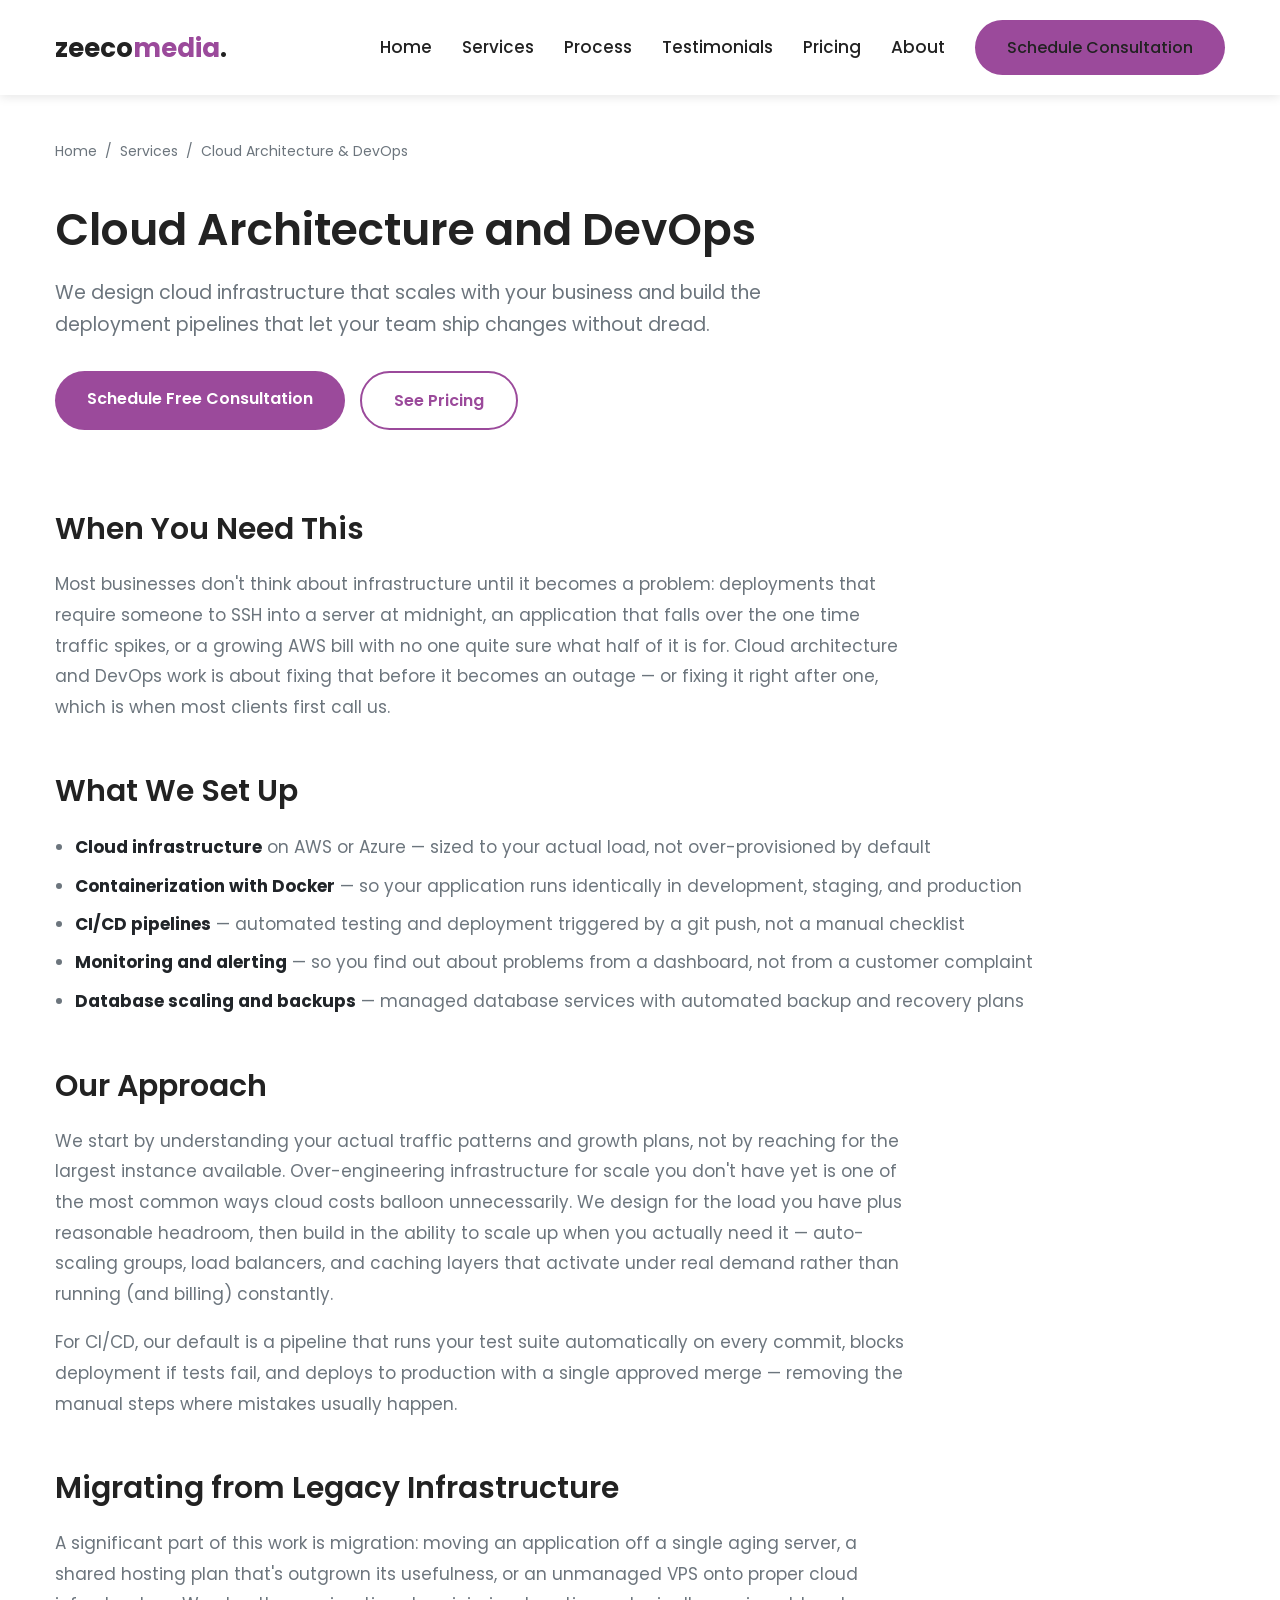
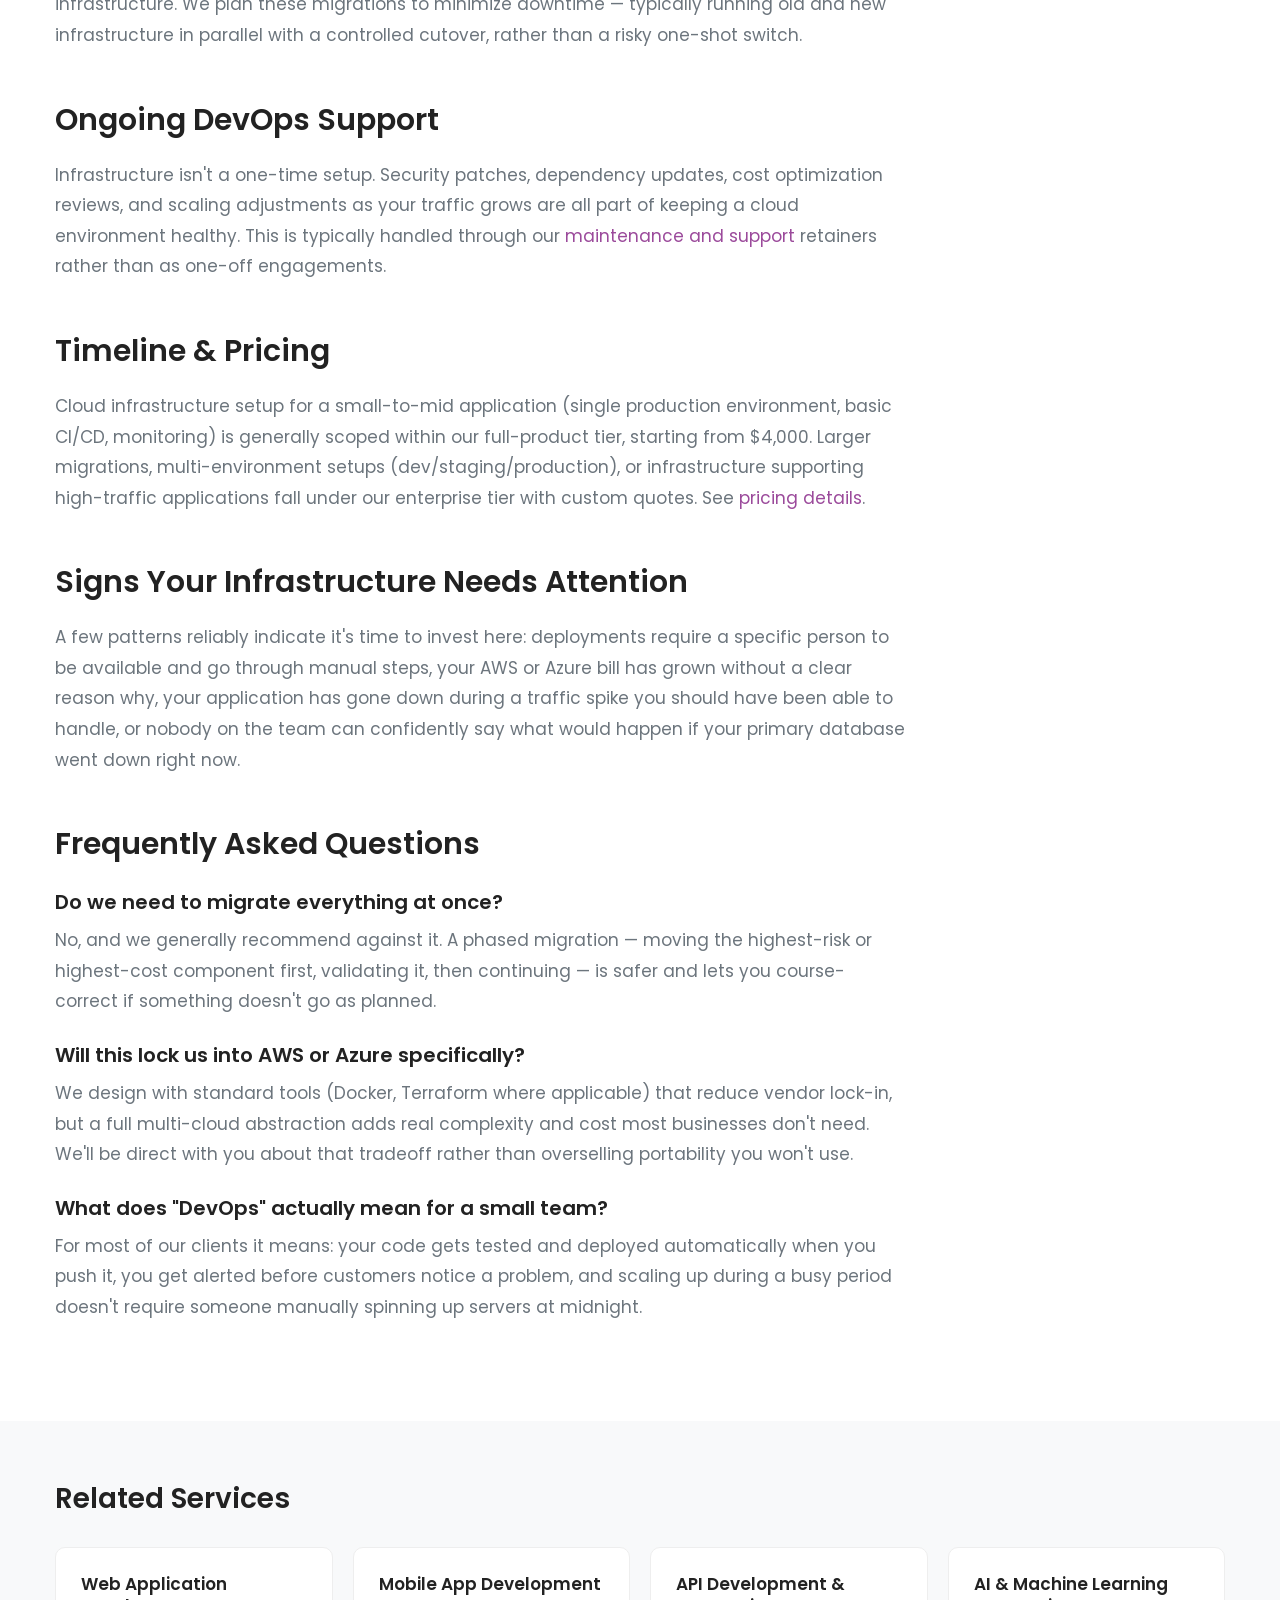
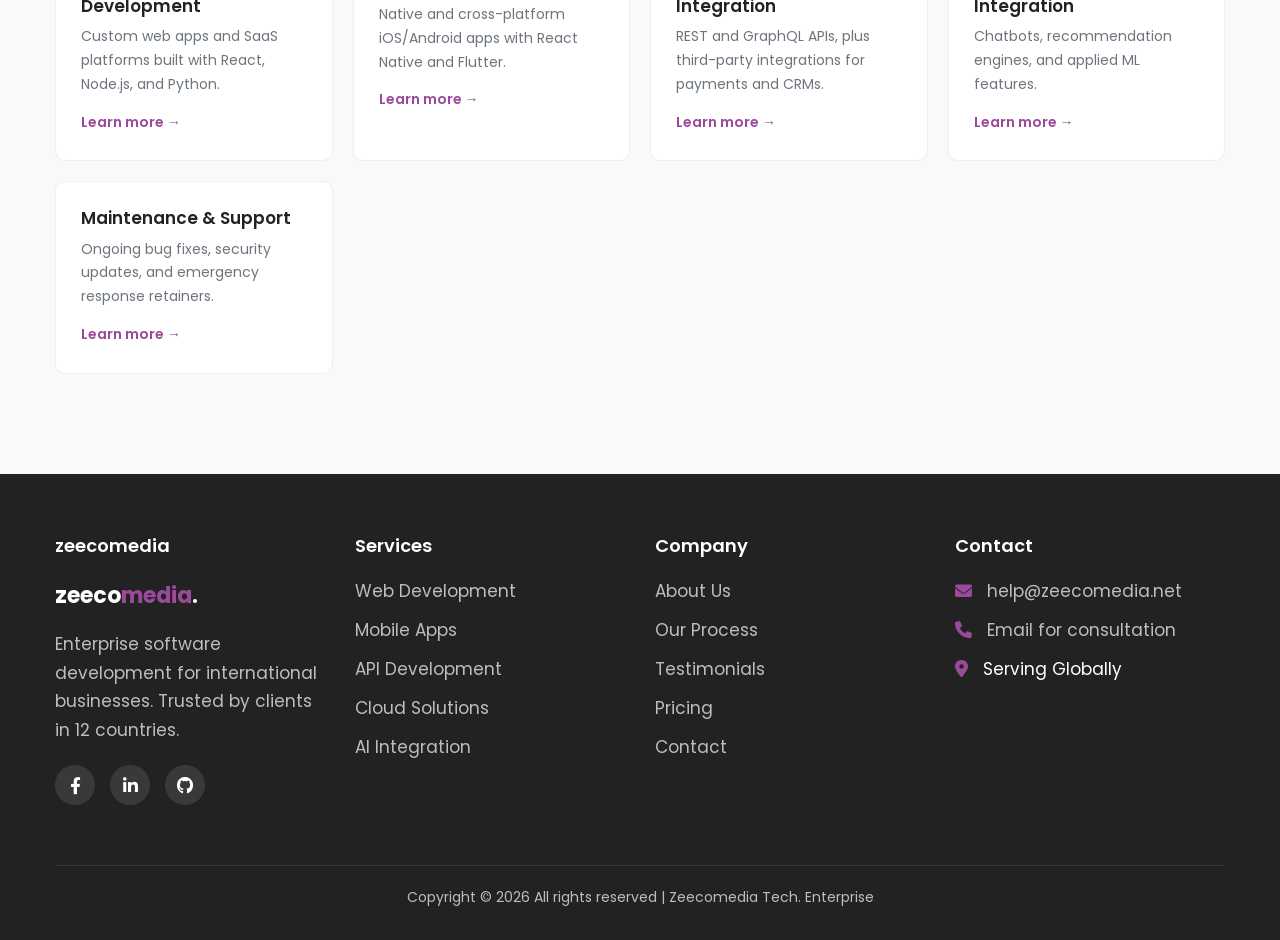
<file: services/cloud-architecture-devops/index.html>
<!DOCTYPE html>
<html lang="en">
<head>
  <title>Cloud Architecture & DevOps Services | Zeecomedia</title>
  <meta charset="utf-8">
  <meta name="viewport" content="width=device-width, initial-scale=1, shrink-to-fit=no">
  <meta name="description" content="Scalable cloud infrastructure on AWS and Azure, with Docker containerization and CI/CD pipelines, for businesses scaling past manual deployments.">
  <meta name="robots" content="index, follow, max-image-preview:large">
  <link rel="canonical" href="https://zeecomedia.net/services/cloud-architecture-devops/">
  <meta property="og:type" content="website">
  <meta property="og:url" content="https://zeecomedia.net/services/cloud-architecture-devops/">
  <meta property="og:title" content="Cloud Architecture & DevOps Services | Zeecomedia">
  <meta property="og:description" content="Scalable cloud infrastructure on AWS and Azure, with Docker containerization and CI/CD pipelines, for businesses scaling past manual deployments.">
  <meta property="og:image" content="https://zeecomedia.net/images/zeecomedia-ceo-founder.jpg">
  <meta name="twitter:card" content="summary_large_image">
  <meta name="twitter:title" content="Cloud Architecture & DevOps Services | Zeecomedia">
  <meta name="twitter:description" content="Scalable cloud infrastructure on AWS and Azure, with Docker containerization and CI/CD pipelines, for businesses scaling past manual deployments.">
  <meta name="twitter:image" content="https://zeecomedia.net/images/zeecomedia-ceo-founder.jpg">
  <script type="application/ld+json">
  {
    "@context": "https://schema.org",
    "@type": "Service",
    "serviceType": "Cloud Architecture and DevOps",
    "name": "Cloud Architecture & DevOps",
    "description": "Cloud infrastructure design on AWS and Azure, Docker containerization, and CI/CD pipeline setup for automated, repeatable deployments.",
    "provider": {
      "@type": "Organization",
      "name": "Zeecomedia",
      "url": "https://zeecomedia.net/"
    },
    "areaServed": ["US", "GB", "EU", "NG"],
    "url": "https://zeecomedia.net/services/cloud-architecture-devops/"
  }
  </script>
  <script type="application/ld+json">
  {
    "@context": "https://schema.org",
    "@type": "BreadcrumbList",
    "itemListElement": [
      {"@type": "ListItem", "position": 1, "name": "Home", "item": "https://zeecomedia.net/"},
      {"@type": "ListItem", "position": 2, "name": "Services", "item": "https://zeecomedia.net/#services"},
      {"@type": "ListItem", "position": 3, "name": "Cloud Architecture & DevOps", "item": "https://zeecomedia.net/services/cloud-architecture-devops/"}
    ]
  }
  </script>
  <link rel="preconnect" href="https://fonts.googleapis.com">
  <link rel="preconnect" href="https://fonts.gstatic.com" crossorigin>
  <link rel="preconnect" href="https://cdnjs.cloudflare.com" crossorigin>
  <link href="https://fonts.googleapis.com/css2?family=Poppins:wght@300;400;600;700&display=swap" rel="stylesheet">
  <link rel="stylesheet" href="https://cdnjs.cloudflare.com/ajax/libs/font-awesome/6.0.0-beta3/css/all.min.css">
  <link rel="stylesheet" href="/css/style.css">
</head>
<body>
<!-- Header -->
  <header id="header">
    <div class="container">
      <nav class="navbar">
        <a href="/" class="logo">zeeco<span>media</span>.</a>
        <ul class="nav-links" id="navLinks">
          <li><a href="/">Home</a></li>
          <li><a href="/#services">Services</a></li>
          <li><a href="/#process">Process</a></li>
          <li><a href="/#testimonials">Testimonials</a></li>
          <li><a href="/#pricing">Pricing</a></li>
          <li><a href="/#about">About</a></li>
          <li class="nav-cta"><a href="/#contact" class="btn btn-primary">Schedule Consultation</a></li>
        </ul>
        <div class="hamburger" id="hamburger">
          <i class="fas fa-bars"></i>
        </div>
      </nav>
    </div>
  </header>

  <div class="breadcrumb">
    <div class="container">
      <a href="/">Home</a><span>/</span><a href="/#services">Services</a><span>/</span>Cloud Architecture & DevOps
    </div>
  </div>

  <section class="service-hero">
    <div class="container">
      <h1>Cloud Architecture and DevOps</h1>
      <p class="lead">We design cloud infrastructure that scales with your business and build the deployment pipelines that let your team ship changes without dread.</p>
      <div class="hero-buttons">
        <a href="/#contact" class="btn btn-primary">Schedule Free Consultation</a>
        <a href="/#pricing" class="btn btn-outline">See Pricing</a>
      </div>
    </div>
  </section>

  <section class="service-content">
    <div class="container">
      
      <h2>When You Need This</h2>
      <p>Most businesses don't think about infrastructure until it becomes a problem: deployments that require someone to SSH into a server at midnight, an application that falls over the one time traffic spikes, or a growing AWS bill with no one quite sure what half of it is for. Cloud architecture and DevOps work is about fixing that before it becomes an outage &mdash; or fixing it right after one, which is when most clients first call us.</p>

      <h2>What We Set Up</h2>
      <ul>
        <li><strong>Cloud infrastructure</strong> on AWS or Azure &mdash; sized to your actual load, not over-provisioned by default</li>
        <li><strong>Containerization with Docker</strong> &mdash; so your application runs identically in development, staging, and production</li>
        <li><strong>CI/CD pipelines</strong> &mdash; automated testing and deployment triggered by a git push, not a manual checklist</li>
        <li><strong>Monitoring and alerting</strong> &mdash; so you find out about problems from a dashboard, not from a customer complaint</li>
        <li><strong>Database scaling and backups</strong> &mdash; managed database services with automated backup and recovery plans</li>
      </ul>

      <h2>Our Approach</h2>
      <p>We start by understanding your actual traffic patterns and growth plans, not by reaching for the largest instance available. Over-engineering infrastructure for scale you don't have yet is one of the most common ways cloud costs balloon unnecessarily. We design for the load you have plus reasonable headroom, then build in the ability to scale up when you actually need it &mdash; auto-scaling groups, load balancers, and caching layers that activate under real demand rather than running (and billing) constantly.</p>
      <p>For CI/CD, our default is a pipeline that runs your test suite automatically on every commit, blocks deployment if tests fail, and deploys to production with a single approved merge &mdash; removing the manual steps where mistakes usually happen.</p>

      <h2>Migrating from Legacy Infrastructure</h2>
      <p>A significant part of this work is migration: moving an application off a single aging server, a shared hosting plan that's outgrown its usefulness, or an unmanaged VPS onto proper cloud infrastructure. We plan these migrations to minimize downtime &mdash; typically running old and new infrastructure in parallel with a controlled cutover, rather than a risky one-shot switch.</p>

      <h2>Ongoing DevOps Support</h2>
      <p>Infrastructure isn't a one-time setup. Security patches, dependency updates, cost optimization reviews, and scaling adjustments as your traffic grows are all part of keeping a cloud environment healthy. This is typically handled through our <a href="/services/maintenance-support/">maintenance and support</a> retainers rather than as one-off engagements.</p>

      <h2>Timeline &amp; Pricing</h2>
      <p>Cloud infrastructure setup for a small-to-mid application (single production environment, basic CI/CD, monitoring) is generally scoped within our full-product tier, starting from $4,000. Larger migrations, multi-environment setups (dev/staging/production), or infrastructure supporting high-traffic applications fall under our enterprise tier with custom quotes. See <a href="/#pricing">pricing details</a>.</p>


      <h2>Signs Your Infrastructure Needs Attention</h2>
      <p>A few patterns reliably indicate it's time to invest here: deployments require a specific person to be available and go through manual steps, your AWS or Azure bill has grown without a clear reason why, your application has gone down during a traffic spike you should have been able to handle, or nobody on the team can confidently say what would happen if your primary database went down right now.</p>

      <h2>Frequently Asked Questions</h2>
      <h3>Do we need to migrate everything at once?</h3>
      <p>No, and we generally recommend against it. A phased migration &mdash; moving the highest-risk or highest-cost component first, validating it, then continuing &mdash; is safer and lets you course-correct if something doesn't go as planned.</p>
      <h3>Will this lock us into AWS or Azure specifically?</h3>
      <p>We design with standard tools (Docker, Terraform where applicable) that reduce vendor lock-in, but a full multi-cloud abstraction adds real complexity and cost most businesses don't need. We'll be direct with you about that tradeoff rather than overselling portability you won't use.</p>
      <h3>What does "DevOps" actually mean for a small team?</h3>
      <p>For most of our clients it means: your code gets tested and deployed automatically when you push it, you get alerted before customers notice a problem, and scaling up during a busy period doesn't require someone manually spinning up servers at midnight.</p>

    </div>
  </section>

  <section class="related-services">
    <div class="container">
      <h2>Related Services</h2>
      <div class="related-grid">
        <div class="related-card">
          <h4>Web Application Development</h4>
          <p>Custom web apps and SaaS platforms built with React, Node.js, and Python.</p>
          <a href="/services/web-application-development/">Learn more &rarr;</a>
        </div>
        <div class="related-card">
          <h4>Mobile App Development</h4>
          <p>Native and cross-platform iOS/Android apps with React Native and Flutter.</p>
          <a href="/services/mobile-app-development/">Learn more &rarr;</a>
        </div>
        <div class="related-card">
          <h4>API Development & Integration</h4>
          <p>REST and GraphQL APIs, plus third-party integrations for payments and CRMs.</p>
          <a href="/services/api-development-integration/">Learn more &rarr;</a>
        </div>
        <div class="related-card">
          <h4>AI & Machine Learning Integration</h4>
          <p>Chatbots, recommendation engines, and applied ML features.</p>
          <a href="/services/ai-machine-learning-integration/">Learn more &rarr;</a>
        </div>
        <div class="related-card">
          <h4>Maintenance & Support</h4>
          <p>Ongoing bug fixes, security updates, and emergency response retainers.</p>
          <a href="/services/maintenance-support/">Learn more &rarr;</a>
        </div>
      </div>
    </div>
  </section>

<!-- Footer -->
  <footer class="footer">
    <div class="container">
      <div class="footer-content">
        <div class="footer-col">
          <h4>zeecomedia</h4>
          <a href="/" class="logo" style="color: white; font-size: 22px;">zeeco<span style="color: var(--primary);">media</span>.</a>
          <p style="margin-top: 15px; color: rgba(255, 255, 255, 0.7);">Enterprise software development for international businesses. Trusted by clients in 12 countries.</p>
          <div class="footer-social">
            <a href="https://web.facebook.com/zeecomedia2/" aria-label="Facebook"><i class="fab fa-facebook-f"></i></a>
            <a href="https://www.linkedin.com/in/zeeco-media-aa0bbb187" aria-label="LinkedIn"><i class="fab fa-linkedin-in"></i></a>
            <a href="https://github.com/zeecomedia" aria-label="GitHub"><i class="fab fa-github"></i></a>
          </div>
        </div>
        <div class="footer-col">
          <h4>Services</h4>
          <ul class="footer-links">
            <li><a href="/#services">Web Development</a></li>
            <li><a href="/#services">Mobile Apps</a></li>
            <li><a href="/#services">API Development</a></li>
            <li><a href="/#services">Cloud Solutions</a></li>
            <li><a href="/#services">AI Integration</a></li>
          </ul>
        </div>
        <div class="footer-col">
          <h4>Company</h4>
          <ul class="footer-links">
            <li><a href="/#about">About Us</a></li>
            <li><a href="/#process">Our Process</a></li>
            <li><a href="/#testimonials">Testimonials</a></li>
            <li><a href="/#pricing">Pricing</a></li>
            <li><a href="/#contact">Contact</a></li>
          </ul>
        </div>
        <div class="footer-col">
          <h4>Contact</h4>
          <ul class="footer-links">
            <li><i class="fas fa-envelope" style="color: var(--primary); margin-right: 10px;"></i> <a href="mailto:help@zeecomedia.net">help@zeecomedia.net</a></li>
            <li><i class="fas fa-phone" style="color: var(--primary); margin-right: 10px;"></i> <a href="mailto:zeecomedia2@gmail.com">Email for consultation</a></li>
            <li><i class="fas fa-map-marker-alt" style="color: var(--primary); margin-right: 10px;"></i> Serving Globally</li>
          </ul>
        </div>
      </div>
      <div class="footer-bottom">
        <!-- FIX: removed inline <script> tag inside <p>; use a span updated by JS instead -->
        <p>Copyright &copy; <span id="footerYear"></span> All rights reserved | Zeecomedia Tech. Enterprise</p>
      </div>
    </div>
  </footer>

<!-- JavaScript -->
  <script>
    document.addEventListener("DOMContentLoaded", function () {

      // ── Footer year ──────────────────────────────────────────────
      document.getElementById('footerYear').textContent = new Date().getFullYear();

      // ── Mobile Menu Toggle ────────────────────────────────────────
      const hamburger = document.getElementById('hamburger');
      const navLinks  = document.getElementById('navLinks');

      function closeMobileMenu() {
        navLinks.classList.remove('active');
        const icon = hamburger.querySelector('i');
        icon.classList.remove('fa-times');
        icon.classList.add('fa-bars');
      }

      hamburger.addEventListener('click', function () {
        navLinks.classList.toggle('active');
        const icon = this.querySelector('i');
        icon.classList.toggle('fa-bars');
        icon.classList.toggle('fa-times');
      });

      // ── Smooth Scrolling (closes menu on mobile) ──────────────────
      document.querySelectorAll('a[href^="#"]').forEach(anchor => {
        anchor.addEventListener('click', function (e) {
          const targetId = this.getAttribute('href');
          if (targetId === '#') {
            e.preventDefault();
            closeMobileMenu();
            window.scrollTo({ top: 0, behavior: 'smooth' });
            return;
          }
          const targetElement = document.querySelector(targetId);
          if (targetElement) {
            e.preventDefault();
            closeMobileMenu();
            const offsetTop = targetElement.offsetTop - 70;
            window.scrollTo({ top: offsetTop, behavior: 'smooth' });
          }
        });
      });

      // ── FAQ Accordion ─────────────────────────────────────────────
      document.querySelectorAll('.faq-question').forEach(question => {
        question.addEventListener('click', function () {
          const faqItem = this.parentElement;
          const isActive = faqItem.classList.contains('active');
          document.querySelectorAll('.faq-item').forEach(item => item.classList.remove('active'));
          if (!isActive) faqItem.classList.add('active');
        });
      });

      // ── Active menu on scroll ─────────────────────────────────────
      const sections = document.querySelectorAll('section');
      const navAnchors = document.querySelectorAll('.nav-links a');

      window.addEventListener('scroll', function () {
        let current = '';
        sections.forEach(section => {
          if (pageYOffset >= section.offsetTop - 150) {
            current = section.getAttribute('id');
          }
        });
        navAnchors.forEach(link => {
          link.classList.remove('active');
          if (link.getAttribute('href') === '#' + current) {
            link.classList.add('active');
          }
        });
      });

      // ── Validation helper ─────────────────────────────────────────
      function showError(inputId, errorId, message) {
        const input = document.getElementById(inputId);
        const error = document.getElementById(errorId);
        input.classList.add('error');
        error.textContent = message;
      }

      function clearError(inputId, errorId) {
        const input = document.getElementById(inputId);
        const error = document.getElementById(errorId);
        input.classList.remove('error');
        error.textContent = '';
      }

      function validateEmail(email) {
        return /^[^\s@]+@[^\s@]+\.[^\s@]+$/.test(email);
      }

      // Live-clear errors on input
      ['fname','lname','email','subject','message'].forEach(id => {
        const input = document.getElementById(id);
        if (input) {
          input.addEventListener('input', () => clearError(id, id + 'Error'));
        }
      });

      // ── AI Prompt Form ────────────────────────────────────────────
      document.getElementById('aiPromptForm').addEventListener('submit', function (e) {
        e.preventDefault();

        const email    = document.getElementById('promptEmail').value.trim();
        const statusEl = document.getElementById('aiPromptStatus');
        const submitBtn = this.querySelector('button[type="submit"]');

        // Reset
        statusEl.className = 'form-status';
        clearError('promptEmail', 'promptEmailError');

        if (!email || !validateEmail(email)) {
          showError('promptEmail', 'promptEmailError', 'Please enter a valid email address.');
          return;
        }

        submitBtn.disabled = true;
        submitBtn.textContent = 'Sending...';

        fetch('https://zeecomedia-function.netlify.app/.netlify/functions/send-email', {
         method: 'POST',
          headers: {
            'Content-Type': 'application/json'
          },
          body: JSON.stringify({ action: 'subscribe', email: email })
        })
        .then(response => response.json().then(data => ({ status: response.status, data: data })))
        .then(result => {
          if (result.status === 200) {
            statusEl.className = 'form-status success';
            statusEl.textContent = 'Success! Check your inbox for the free eBook. If you don\'t see it, please check your Spam or Promotions folder.';
            document.getElementById('aiPromptForm').reset();
          } else {
            throw new Error(result.data.error || result.data.message || 'Failed to send eBook.');
          }
        })
        .catch(err => {
          statusEl.className = 'form-status error';
          statusEl.textContent = 'Error: ' + (err.message || 'Could not connect to server. Please try again.');
        })
        .finally(() => {
          setTimeout(() => {
            submitBtn.disabled = false;
            submitBtn.textContent = 'Send me the Free eBook';
          }, 2000);
        });
      });

      // ── Contact Form ──────────────────────────────────────────────
      document.getElementById('contactForm').addEventListener('submit', function (e) {
        e.preventDefault();

        const fname   = document.getElementById('fname').value.trim();
        const lname   = document.getElementById('lname').value.trim();
        const email   = document.getElementById('email').value.trim();
        const subject = document.getElementById('subject').value.trim();
        const message = document.getElementById('message').value.trim();
        const statusEl = document.getElementById('contactFormStatus');
        const submitBtn = document.getElementById('contactSubmitBtn');

        // Reset all errors
        ['fname','lname','email','subject','message'].forEach(id => clearError(id, id + 'Error'));
        statusEl.className = 'form-status';

        let valid = true;

        if (!fname) { showError('fname', 'fnameError', 'First name is required.'); valid = false; }
        if (!lname) { showError('lname', 'lnameError', 'Last name is required.'); valid = false; }
        if (!email || !validateEmail(email)) { showError('email', 'emailError', 'A valid email address is required.'); valid = false; }
        if (!subject) { showError('subject', 'subjectError', 'Please provide a subject.'); valid = false; }
        if (!message || message.length < 20) { showError('message', 'messageError', 'Please describe your project in at least 20 characters.'); valid = false; }

        if (!valid) return;

        submitBtn.disabled = true;
        submitBtn.textContent = 'Sending...';

        // Send via the same mail backend endpoint
        fetch('https://zeecomedia-function.netlify.app/.netlify/functions/send-email', {
            method: 'POST',
            headers: {
              'Content-Type': 'application/json'
            },
            body: JSON.stringify({ action: 'contact', fname, lname, email, subject, message })
        })
        .then(response => response.json().then(data => ({ status: response.status, data: data })))
        .then(result => {
          if (result.status === 200 || result.status === 201) {
            statusEl.className = 'form-status success';
            statusEl.textContent = 'Message sent! We\'ll get back to you within 24 hours.';
            document.getElementById('contactForm').reset();
          } else {
            throw new Error(result.data.error || result.data.message || 'Submission failed.');
          }
        })
        .catch(() => {
          // Graceful fallback: open mail client with pre-filled content
          const mailBody = encodeURIComponent(
            'Name: ' + fname + ' ' + lname + '\nEmail: ' + email + '\n\n' + message
          );
          const mailSubject = encodeURIComponent(subject);
          window.location.href = 'mailto:help@zeecomedia.net?subject=' + mailSubject + '&body=' + mailBody;

          statusEl.className = 'form-status success';
          statusEl.textContent = 'Opening your email for feedback. Alternatively, email us directly at zeecomedia2@gmail.com.';
        })
        .finally(() => {
          submitBtn.disabled = false;
          submitBtn.textContent = 'Send Message';
        });
      });

    }); // end DOMContentLoaded
  </script>
</body>
</html>
</file>
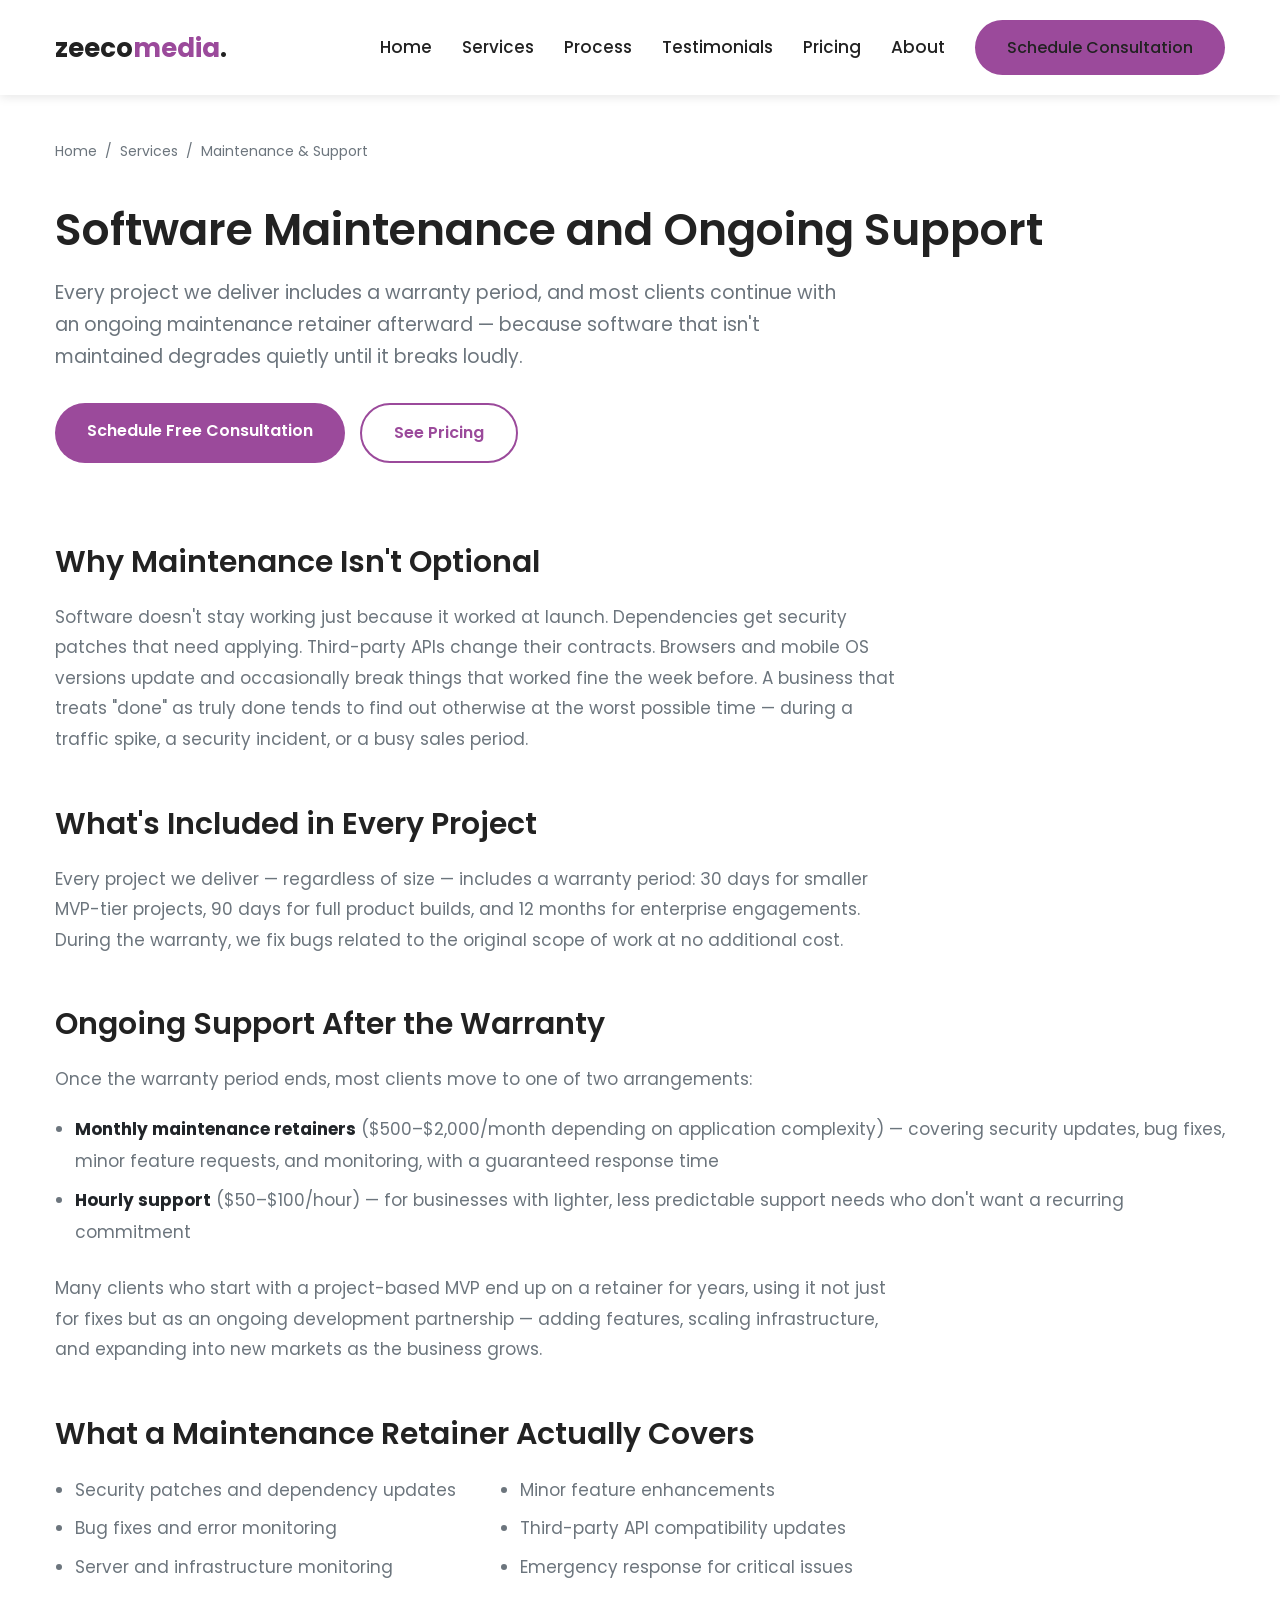
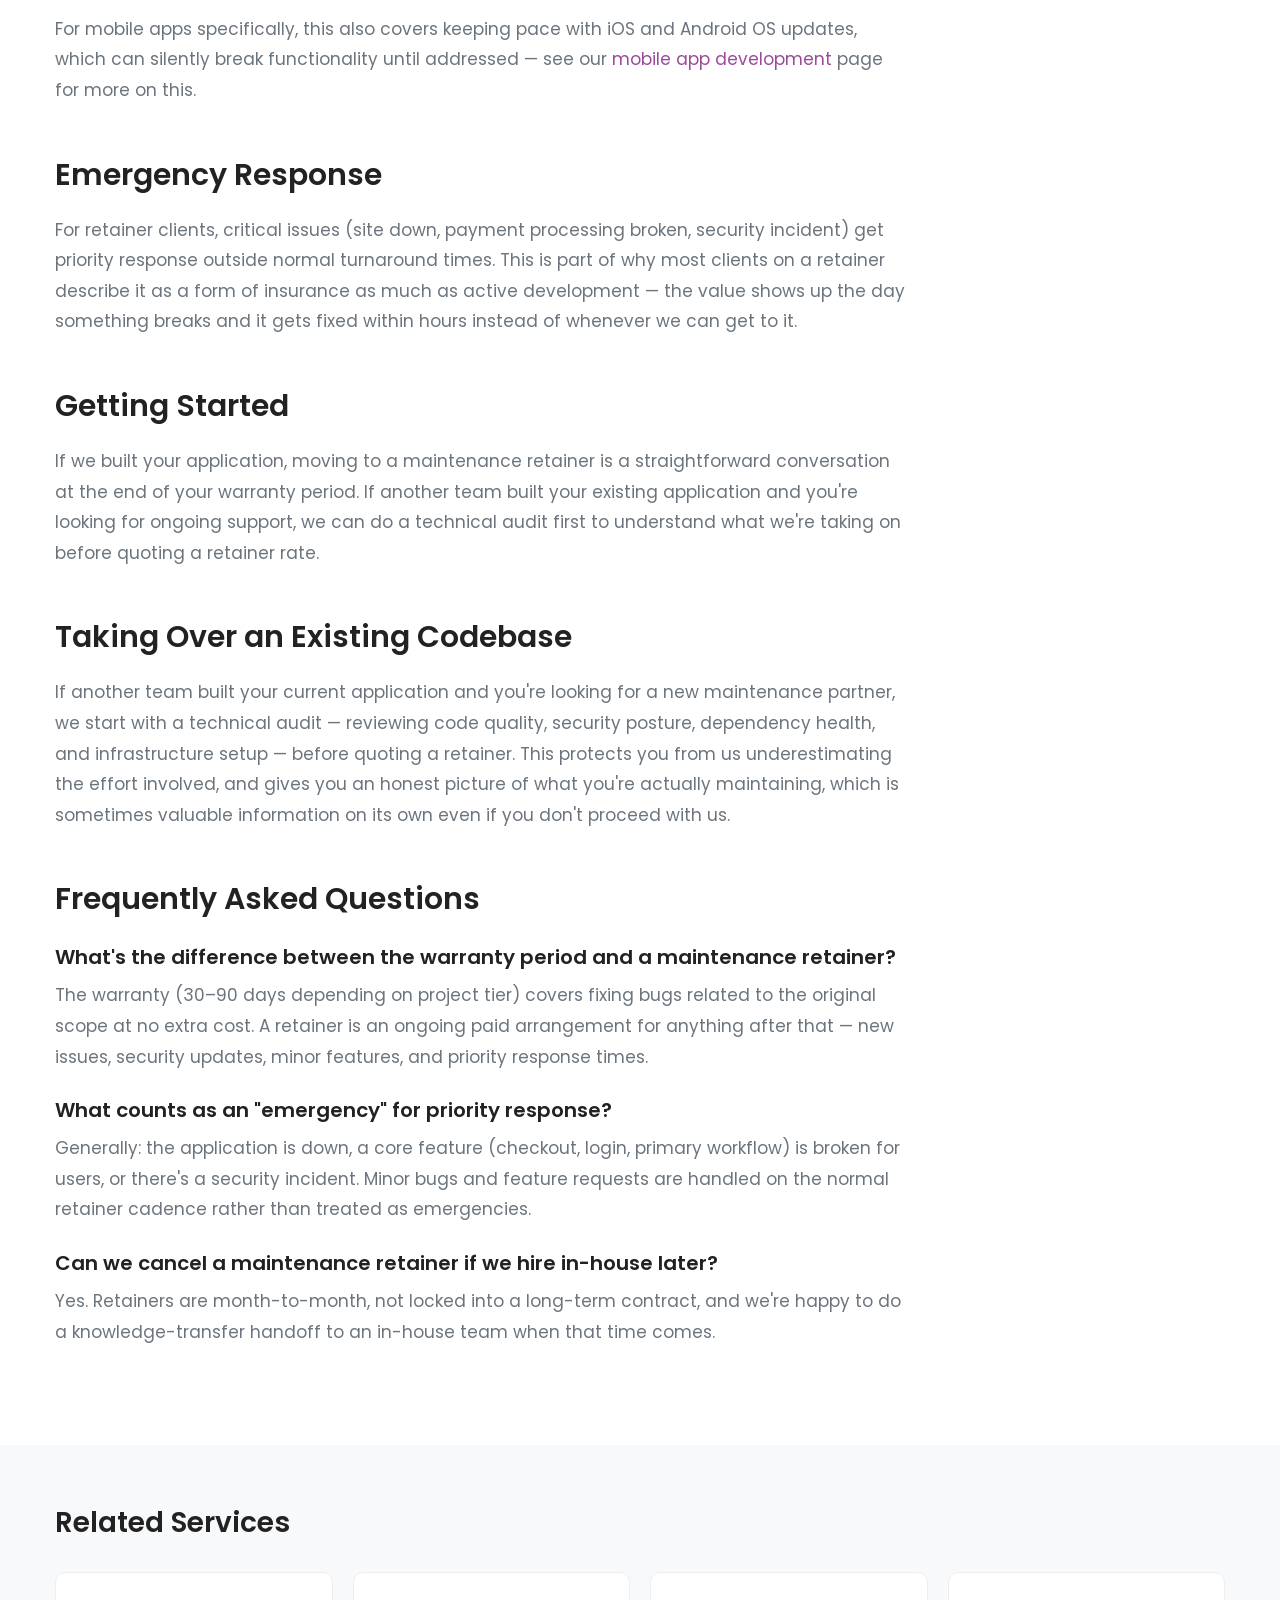
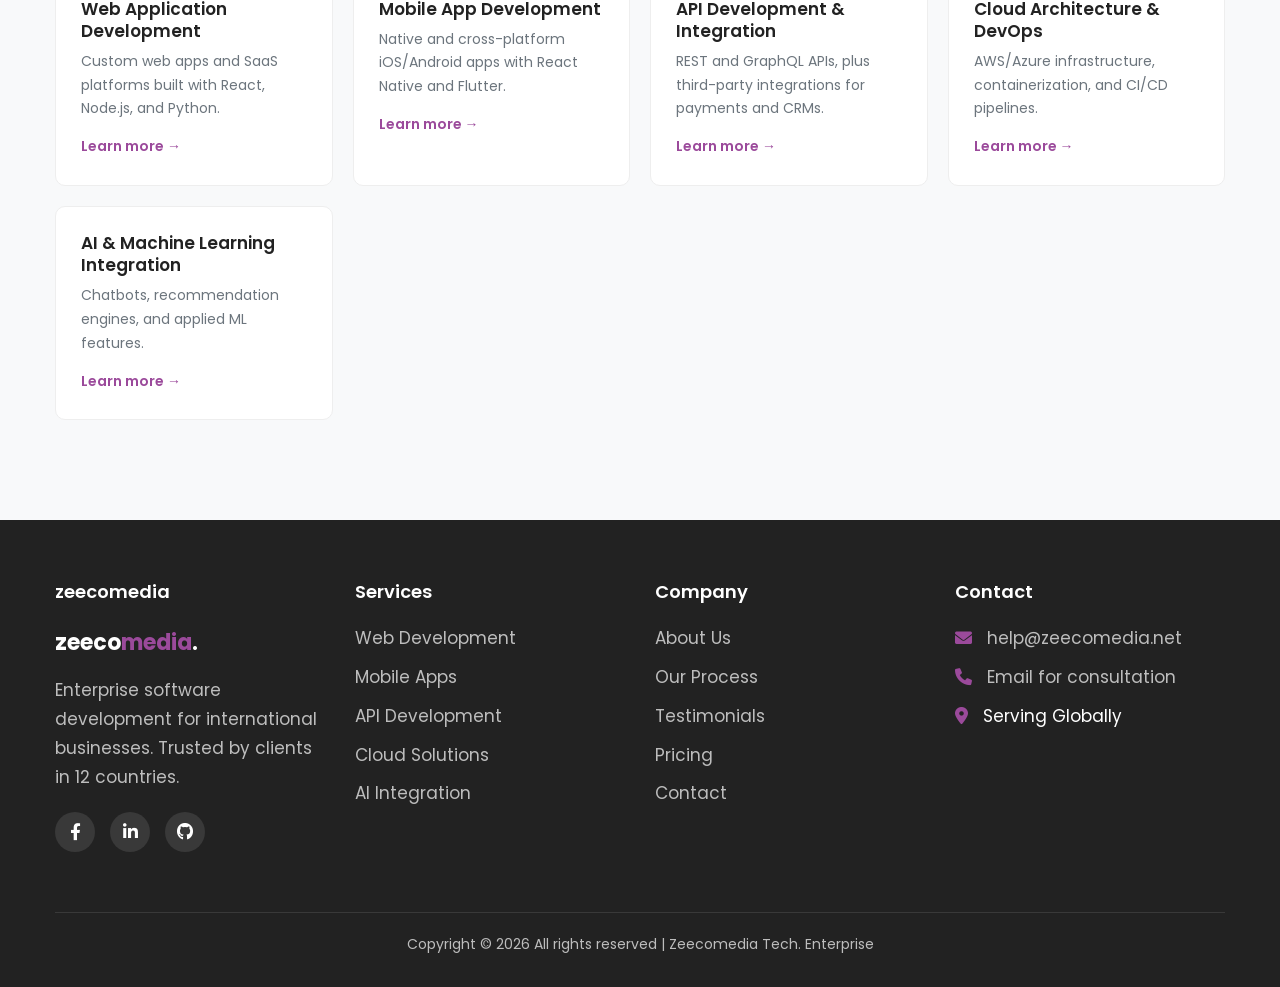
<file: services/maintenance-support/index.html>
<!DOCTYPE html>
<html lang="en">
<head>
  <title>Software Maintenance & Support Services | Zeecomedia</title>
  <meta charset="utf-8">
  <meta name="viewport" content="width=device-width, initial-scale=1, shrink-to-fit=no">
  <meta name="description" content="Ongoing software maintenance, bug fixes, security updates, and technical support retainers for web and mobile applications.">
  <meta name="robots" content="index, follow, max-image-preview:large">
  <link rel="canonical" href="https://zeecomedia.net/services/maintenance-support/">
  <meta property="og:type" content="website">
  <meta property="og:url" content="https://zeecomedia.net/services/maintenance-support/">
  <meta property="og:title" content="Software Maintenance & Support Services | Zeecomedia">
  <meta property="og:description" content="Ongoing software maintenance, bug fixes, security updates, and technical support retainers for web and mobile applications.">
  <meta property="og:image" content="https://zeecomedia.net/images/zeecomedia-ceo-founder.jpg">
  <meta name="twitter:card" content="summary_large_image">
  <meta name="twitter:title" content="Software Maintenance & Support Services | Zeecomedia">
  <meta name="twitter:description" content="Ongoing software maintenance, bug fixes, security updates, and technical support retainers for web and mobile applications.">
  <meta name="twitter:image" content="https://zeecomedia.net/images/zeecomedia-ceo-founder.jpg">
  <script type="application/ld+json">
  {
    "@context": "https://schema.org",
    "@type": "Service",
    "serviceType": "Software Maintenance and Support",
    "name": "Maintenance & Support",
    "description": "Ongoing software maintenance including bug fixes, security updates, feature enhancements, and technical support retainers for web and mobile applications.",
    "provider": {
      "@type": "Organization",
      "name": "Zeecomedia",
      "url": "https://zeecomedia.net/"
    },
    "areaServed": ["US", "GB", "EU", "NG"],
    "url": "https://zeecomedia.net/services/maintenance-support/"
  }
  </script>
  <script type="application/ld+json">
  {
    "@context": "https://schema.org",
    "@type": "BreadcrumbList",
    "itemListElement": [
      {"@type": "ListItem", "position": 1, "name": "Home", "item": "https://zeecomedia.net/"},
      {"@type": "ListItem", "position": 2, "name": "Services", "item": "https://zeecomedia.net/#services"},
      {"@type": "ListItem", "position": 3, "name": "Maintenance & Support", "item": "https://zeecomedia.net/services/maintenance-support/"}
    ]
  }
  </script>
  <link rel="preconnect" href="https://fonts.googleapis.com">
  <link rel="preconnect" href="https://fonts.gstatic.com" crossorigin>
  <link rel="preconnect" href="https://cdnjs.cloudflare.com" crossorigin>
  <link href="https://fonts.googleapis.com/css2?family=Poppins:wght@300;400;600;700&display=swap" rel="stylesheet">
  <link rel="stylesheet" href="https://cdnjs.cloudflare.com/ajax/libs/font-awesome/6.0.0-beta3/css/all.min.css">
  <link rel="stylesheet" href="/css/style.css">
</head>
<body>
<!-- Header -->
  <header id="header">
    <div class="container">
      <nav class="navbar">
        <a href="/" class="logo">zeeco<span>media</span>.</a>
        <ul class="nav-links" id="navLinks">
          <li><a href="/">Home</a></li>
          <li><a href="/#services">Services</a></li>
          <li><a href="/#process">Process</a></li>
          <li><a href="/#testimonials">Testimonials</a></li>
          <li><a href="/#pricing">Pricing</a></li>
          <li><a href="/#about">About</a></li>
          <li class="nav-cta"><a href="/#contact" class="btn btn-primary">Schedule Consultation</a></li>
        </ul>
        <div class="hamburger" id="hamburger">
          <i class="fas fa-bars"></i>
        </div>
      </nav>
    </div>
  </header>

  <div class="breadcrumb">
    <div class="container">
      <a href="/">Home</a><span>/</span><a href="/#services">Services</a><span>/</span>Maintenance & Support
    </div>
  </div>

  <section class="service-hero">
    <div class="container">
      <h1>Software Maintenance and Ongoing Support</h1>
      <p class="lead">Every project we deliver includes a warranty period, and most clients continue with an ongoing maintenance retainer afterward &mdash; because software that isn't maintained degrades quietly until it breaks loudly.</p>
      <div class="hero-buttons">
        <a href="/#contact" class="btn btn-primary">Schedule Free Consultation</a>
        <a href="/#pricing" class="btn btn-outline">See Pricing</a>
      </div>
    </div>
  </section>

  <section class="service-content">
    <div class="container">
      
      <h2>Why Maintenance Isn't Optional</h2>
      <p>Software doesn't stay working just because it worked at launch. Dependencies get security patches that need applying. Third-party APIs change their contracts. Browsers and mobile OS versions update and occasionally break things that worked fine the week before. A business that treats "done" as truly done tends to find out otherwise at the worst possible time &mdash; during a traffic spike, a security incident, or a busy sales period.</p>

      <h2>What's Included in Every Project</h2>
      <p>Every project we deliver &mdash; regardless of size &mdash; includes a warranty period: 30 days for smaller MVP-tier projects, 90 days for full product builds, and 12 months for enterprise engagements. During the warranty, we fix bugs related to the original scope of work at no additional cost.</p>

      <h2>Ongoing Support After the Warranty</h2>
      <p>Once the warranty period ends, most clients move to one of two arrangements:</p>
      <ul>
        <li><strong>Monthly maintenance retainers</strong> ($500&ndash;$2,000/month depending on application complexity) &mdash; covering security updates, bug fixes, minor feature requests, and monitoring, with a guaranteed response time</li>
        <li><strong>Hourly support</strong> ($50&ndash;$100/hour) &mdash; for businesses with lighter, less predictable support needs who don't want a recurring commitment</li>
      </ul>
      <p>Many clients who start with a project-based MVP end up on a retainer for years, using it not just for fixes but as an ongoing development partnership &mdash; adding features, scaling infrastructure, and expanding into new markets as the business grows.</p>

      <h2>What a Maintenance Retainer Actually Covers</h2>
      <div class="two-col-list">
        <ul>
          <li>Security patches and dependency updates</li>
          <li>Bug fixes and error monitoring</li>
          <li>Server and infrastructure monitoring</li>
        </ul>
        <ul>
          <li>Minor feature enhancements</li>
          <li>Third-party API compatibility updates</li>
          <li>Emergency response for critical issues</li>
        </ul>
      </div>
      <p>For mobile apps specifically, this also covers keeping pace with iOS and Android OS updates, which can silently break functionality until addressed &mdash; see our <a href="/services/mobile-app-development/">mobile app development</a> page for more on this.</p>

      <h2>Emergency Response</h2>
      <p>For retainer clients, critical issues (site down, payment processing broken, security incident) get priority response outside normal turnaround times. This is part of why most clients on a retainer describe it as a form of insurance as much as active development &mdash; the value shows up the day something breaks and it gets fixed within hours instead of whenever we can get to it.</p>

      <h2>Getting Started</h2>
      <p>If we built your application, moving to a maintenance retainer is a straightforward conversation at the end of your warranty period. If another team built your existing application and you're looking for ongoing support, we can do a technical audit first to understand what we're taking on before quoting a retainer rate.</p>


      <h2>Taking Over an Existing Codebase</h2>
      <p>If another team built your current application and you're looking for a new maintenance partner, we start with a technical audit &mdash; reviewing code quality, security posture, dependency health, and infrastructure setup &mdash; before quoting a retainer. This protects you from us underestimating the effort involved, and gives you an honest picture of what you're actually maintaining, which is sometimes valuable information on its own even if you don't proceed with us.</p>

      <h2>Frequently Asked Questions</h2>
      <h3>What's the difference between the warranty period and a maintenance retainer?</h3>
      <p>The warranty (30&ndash;90 days depending on project tier) covers fixing bugs related to the original scope at no extra cost. A retainer is an ongoing paid arrangement for anything after that &mdash; new issues, security updates, minor features, and priority response times.</p>
      <h3>What counts as an "emergency" for priority response?</h3>
      <p>Generally: the application is down, a core feature (checkout, login, primary workflow) is broken for users, or there's a security incident. Minor bugs and feature requests are handled on the normal retainer cadence rather than treated as emergencies.</p>
      <h3>Can we cancel a maintenance retainer if we hire in-house later?</h3>
      <p>Yes. Retainers are month-to-month, not locked into a long-term contract, and we're happy to do a knowledge-transfer handoff to an in-house team when that time comes.</p>

    </div>
  </section>

  <section class="related-services">
    <div class="container">
      <h2>Related Services</h2>
      <div class="related-grid">
        <div class="related-card">
          <h4>Web Application Development</h4>
          <p>Custom web apps and SaaS platforms built with React, Node.js, and Python.</p>
          <a href="/services/web-application-development/">Learn more &rarr;</a>
        </div>
        <div class="related-card">
          <h4>Mobile App Development</h4>
          <p>Native and cross-platform iOS/Android apps with React Native and Flutter.</p>
          <a href="/services/mobile-app-development/">Learn more &rarr;</a>
        </div>
        <div class="related-card">
          <h4>API Development & Integration</h4>
          <p>REST and GraphQL APIs, plus third-party integrations for payments and CRMs.</p>
          <a href="/services/api-development-integration/">Learn more &rarr;</a>
        </div>
        <div class="related-card">
          <h4>Cloud Architecture & DevOps</h4>
          <p>AWS/Azure infrastructure, containerization, and CI/CD pipelines.</p>
          <a href="/services/cloud-architecture-devops/">Learn more &rarr;</a>
        </div>
        <div class="related-card">
          <h4>AI & Machine Learning Integration</h4>
          <p>Chatbots, recommendation engines, and applied ML features.</p>
          <a href="/services/ai-machine-learning-integration/">Learn more &rarr;</a>
        </div>
      </div>
    </div>
  </section>

<!-- Footer -->
  <footer class="footer">
    <div class="container">
      <div class="footer-content">
        <div class="footer-col">
          <h4>zeecomedia</h4>
          <a href="/" class="logo" style="color: white; font-size: 22px;">zeeco<span style="color: var(--primary);">media</span>.</a>
          <p style="margin-top: 15px; color: rgba(255, 255, 255, 0.7);">Enterprise software development for international businesses. Trusted by clients in 12 countries.</p>
          <div class="footer-social">
            <a href="https://web.facebook.com/zeecomedia2/" aria-label="Facebook"><i class="fab fa-facebook-f"></i></a>
            <a href="https://www.linkedin.com/in/zeeco-media-aa0bbb187" aria-label="LinkedIn"><i class="fab fa-linkedin-in"></i></a>
            <a href="https://github.com/zeecomedia" aria-label="GitHub"><i class="fab fa-github"></i></a>
          </div>
        </div>
        <div class="footer-col">
          <h4>Services</h4>
          <ul class="footer-links">
            <li><a href="/#services">Web Development</a></li>
            <li><a href="/#services">Mobile Apps</a></li>
            <li><a href="/#services">API Development</a></li>
            <li><a href="/#services">Cloud Solutions</a></li>
            <li><a href="/#services">AI Integration</a></li>
          </ul>
        </div>
        <div class="footer-col">
          <h4>Company</h4>
          <ul class="footer-links">
            <li><a href="/#about">About Us</a></li>
            <li><a href="/#process">Our Process</a></li>
            <li><a href="/#testimonials">Testimonials</a></li>
            <li><a href="/#pricing">Pricing</a></li>
            <li><a href="/#contact">Contact</a></li>
          </ul>
        </div>
        <div class="footer-col">
          <h4>Contact</h4>
          <ul class="footer-links">
            <li><i class="fas fa-envelope" style="color: var(--primary); margin-right: 10px;"></i> <a href="mailto:help@zeecomedia.net">help@zeecomedia.net</a></li>
            <li><i class="fas fa-phone" style="color: var(--primary); margin-right: 10px;"></i> <a href="mailto:zeecomedia2@gmail.com">Email for consultation</a></li>
            <li><i class="fas fa-map-marker-alt" style="color: var(--primary); margin-right: 10px;"></i> Serving Globally</li>
          </ul>
        </div>
      </div>
      <div class="footer-bottom">
        <!-- FIX: removed inline <script> tag inside <p>; use a span updated by JS instead -->
        <p>Copyright &copy; <span id="footerYear"></span> All rights reserved | Zeecomedia Tech. Enterprise</p>
      </div>
    </div>
  </footer>

<!-- JavaScript -->
  <script>
    document.addEventListener("DOMContentLoaded", function () {

      // ── Footer year ──────────────────────────────────────────────
      document.getElementById('footerYear').textContent = new Date().getFullYear();

      // ── Mobile Menu Toggle ────────────────────────────────────────
      const hamburger = document.getElementById('hamburger');
      const navLinks  = document.getElementById('navLinks');

      function closeMobileMenu() {
        navLinks.classList.remove('active');
        const icon = hamburger.querySelector('i');
        icon.classList.remove('fa-times');
        icon.classList.add('fa-bars');
      }

      hamburger.addEventListener('click', function () {
        navLinks.classList.toggle('active');
        const icon = this.querySelector('i');
        icon.classList.toggle('fa-bars');
        icon.classList.toggle('fa-times');
      });

      // ── Smooth Scrolling (closes menu on mobile) ──────────────────
      document.querySelectorAll('a[href^="#"]').forEach(anchor => {
        anchor.addEventListener('click', function (e) {
          const targetId = this.getAttribute('href');
          if (targetId === '#') {
            e.preventDefault();
            closeMobileMenu();
            window.scrollTo({ top: 0, behavior: 'smooth' });
            return;
          }
          const targetElement = document.querySelector(targetId);
          if (targetElement) {
            e.preventDefault();
            closeMobileMenu();
            const offsetTop = targetElement.offsetTop - 70;
            window.scrollTo({ top: offsetTop, behavior: 'smooth' });
          }
        });
      });

      // ── FAQ Accordion ─────────────────────────────────────────────
      document.querySelectorAll('.faq-question').forEach(question => {
        question.addEventListener('click', function () {
          const faqItem = this.parentElement;
          const isActive = faqItem.classList.contains('active');
          document.querySelectorAll('.faq-item').forEach(item => item.classList.remove('active'));
          if (!isActive) faqItem.classList.add('active');
        });
      });

      // ── Active menu on scroll ─────────────────────────────────────
      const sections = document.querySelectorAll('section');
      const navAnchors = document.querySelectorAll('.nav-links a');

      window.addEventListener('scroll', function () {
        let current = '';
        sections.forEach(section => {
          if (pageYOffset >= section.offsetTop - 150) {
            current = section.getAttribute('id');
          }
        });
        navAnchors.forEach(link => {
          link.classList.remove('active');
          if (link.getAttribute('href') === '#' + current) {
            link.classList.add('active');
          }
        });
      });

      // ── Validation helper ─────────────────────────────────────────
      function showError(inputId, errorId, message) {
        const input = document.getElementById(inputId);
        const error = document.getElementById(errorId);
        input.classList.add('error');
        error.textContent = message;
      }

      function clearError(inputId, errorId) {
        const input = document.getElementById(inputId);
        const error = document.getElementById(errorId);
        input.classList.remove('error');
        error.textContent = '';
      }

      function validateEmail(email) {
        return /^[^\s@]+@[^\s@]+\.[^\s@]+$/.test(email);
      }

      // Live-clear errors on input
      ['fname','lname','email','subject','message'].forEach(id => {
        const input = document.getElementById(id);
        if (input) {
          input.addEventListener('input', () => clearError(id, id + 'Error'));
        }
      });

      // ── AI Prompt Form ────────────────────────────────────────────
      document.getElementById('aiPromptForm').addEventListener('submit', function (e) {
        e.preventDefault();

        const email    = document.getElementById('promptEmail').value.trim();
        const statusEl = document.getElementById('aiPromptStatus');
        const submitBtn = this.querySelector('button[type="submit"]');

        // Reset
        statusEl.className = 'form-status';
        clearError('promptEmail', 'promptEmailError');

        if (!email || !validateEmail(email)) {
          showError('promptEmail', 'promptEmailError', 'Please enter a valid email address.');
          return;
        }

        submitBtn.disabled = true;
        submitBtn.textContent = 'Sending...';

        fetch('https://zeecomedia-function.netlify.app/.netlify/functions/send-email', {
         method: 'POST',
          headers: {
            'Content-Type': 'application/json'
          },
          body: JSON.stringify({ action: 'subscribe', email: email })
        })
        .then(response => response.json().then(data => ({ status: response.status, data: data })))
        .then(result => {
          if (result.status === 200) {
            statusEl.className = 'form-status success';
            statusEl.textContent = 'Success! Check your inbox for the free eBook. If you don\'t see it, please check your Spam or Promotions folder.';
            document.getElementById('aiPromptForm').reset();
          } else {
            throw new Error(result.data.error || result.data.message || 'Failed to send eBook.');
          }
        })
        .catch(err => {
          statusEl.className = 'form-status error';
          statusEl.textContent = 'Error: ' + (err.message || 'Could not connect to server. Please try again.');
        })
        .finally(() => {
          setTimeout(() => {
            submitBtn.disabled = false;
            submitBtn.textContent = 'Send me the Free eBook';
          }, 2000);
        });
      });

      // ── Contact Form ──────────────────────────────────────────────
      document.getElementById('contactForm').addEventListener('submit', function (e) {
        e.preventDefault();

        const fname   = document.getElementById('fname').value.trim();
        const lname   = document.getElementById('lname').value.trim();
        const email   = document.getElementById('email').value.trim();
        const subject = document.getElementById('subject').value.trim();
        const message = document.getElementById('message').value.trim();
        const statusEl = document.getElementById('contactFormStatus');
        const submitBtn = document.getElementById('contactSubmitBtn');

        // Reset all errors
        ['fname','lname','email','subject','message'].forEach(id => clearError(id, id + 'Error'));
        statusEl.className = 'form-status';

        let valid = true;

        if (!fname) { showError('fname', 'fnameError', 'First name is required.'); valid = false; }
        if (!lname) { showError('lname', 'lnameError', 'Last name is required.'); valid = false; }
        if (!email || !validateEmail(email)) { showError('email', 'emailError', 'A valid email address is required.'); valid = false; }
        if (!subject) { showError('subject', 'subjectError', 'Please provide a subject.'); valid = false; }
        if (!message || message.length < 20) { showError('message', 'messageError', 'Please describe your project in at least 20 characters.'); valid = false; }

        if (!valid) return;

        submitBtn.disabled = true;
        submitBtn.textContent = 'Sending...';

        // Send via the same mail backend endpoint
        fetch('https://zeecomedia-function.netlify.app/.netlify/functions/send-email', {
            method: 'POST',
            headers: {
              'Content-Type': 'application/json'
            },
            body: JSON.stringify({ action: 'contact', fname, lname, email, subject, message })
        })
        .then(response => response.json().then(data => ({ status: response.status, data: data })))
        .then(result => {
          if (result.status === 200 || result.status === 201) {
            statusEl.className = 'form-status success';
            statusEl.textContent = 'Message sent! We\'ll get back to you within 24 hours.';
            document.getElementById('contactForm').reset();
          } else {
            throw new Error(result.data.error || result.data.message || 'Submission failed.');
          }
        })
        .catch(() => {
          // Graceful fallback: open mail client with pre-filled content
          const mailBody = encodeURIComponent(
            'Name: ' + fname + ' ' + lname + '\nEmail: ' + email + '\n\n' + message
          );
          const mailSubject = encodeURIComponent(subject);
          window.location.href = 'mailto:help@zeecomedia.net?subject=' + mailSubject + '&body=' + mailBody;

          statusEl.className = 'form-status success';
          statusEl.textContent = 'Opening your email for feedback. Alternatively, email us directly at zeecomedia2@gmail.com.';
        })
        .finally(() => {
          submitBtn.disabled = false;
          submitBtn.textContent = 'Send Message';
        });
      });

    }); // end DOMContentLoaded
  </script>
</body>
</html>
</file>
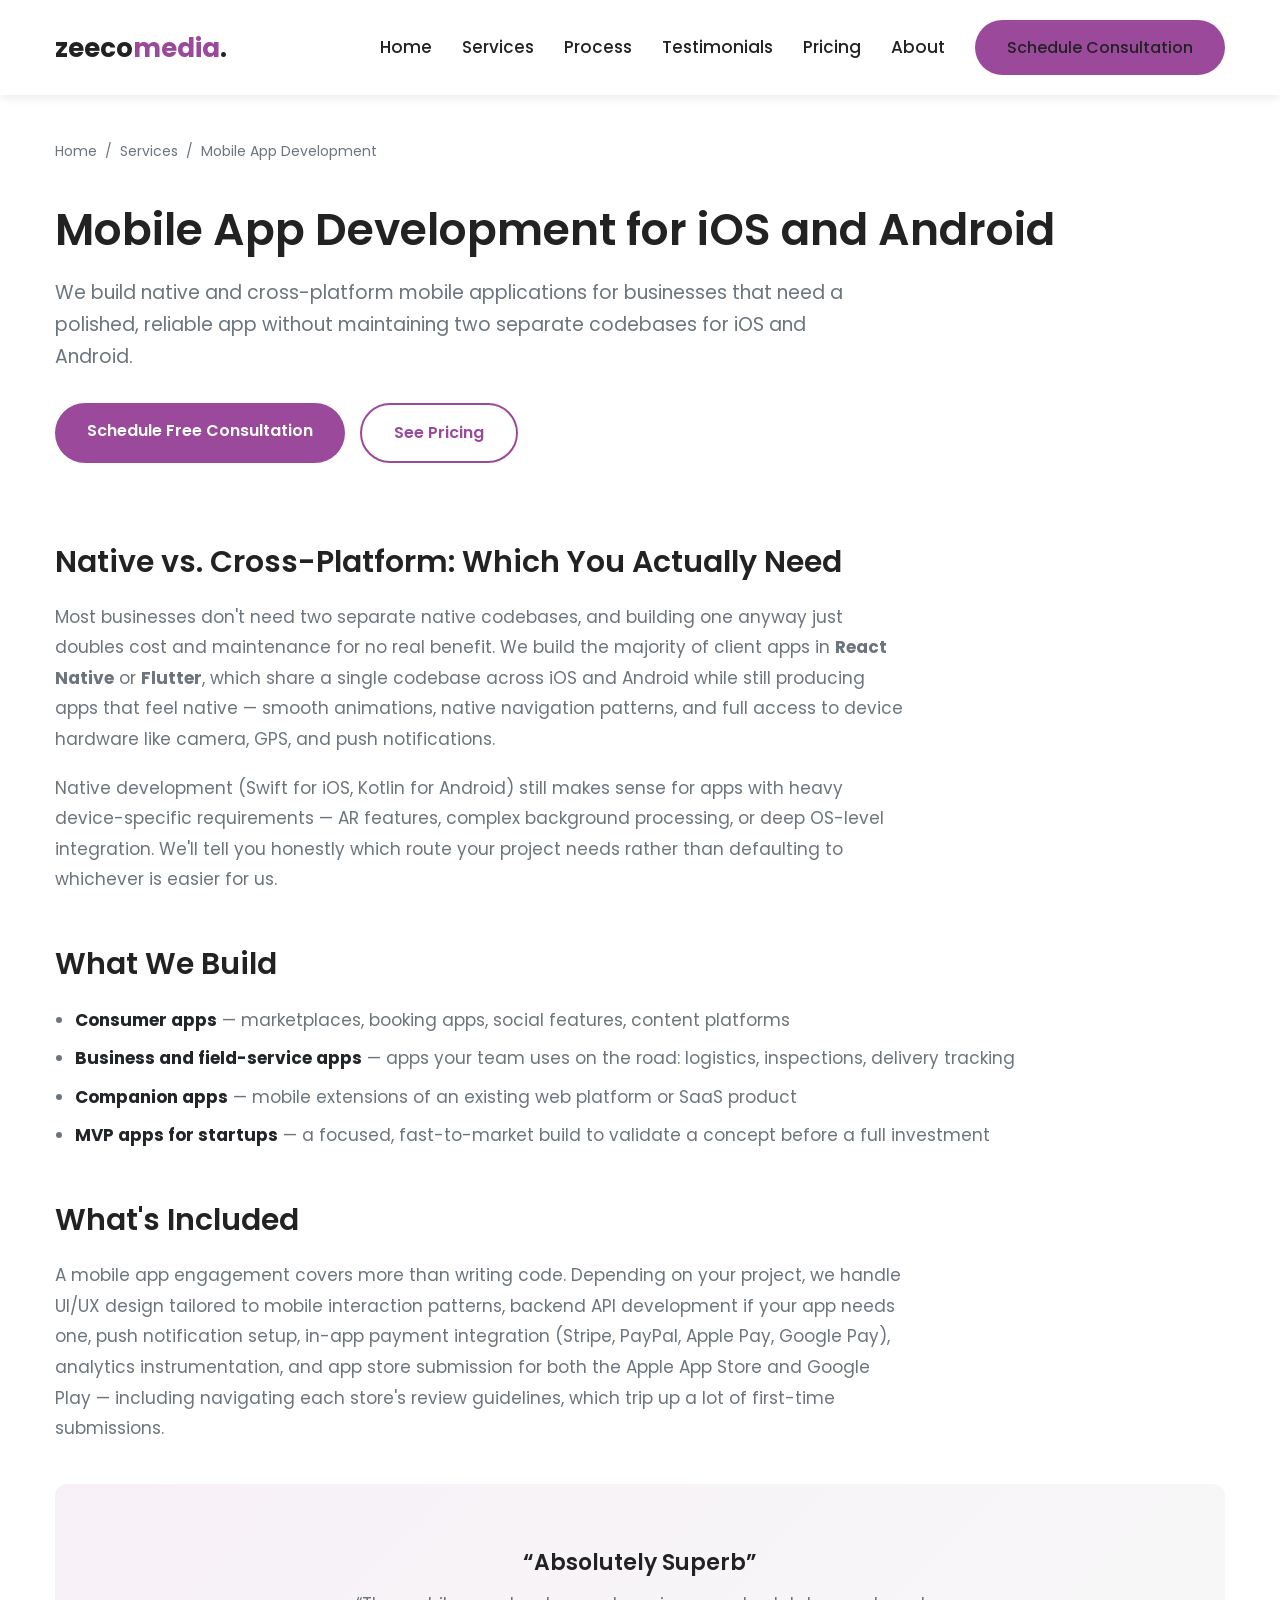
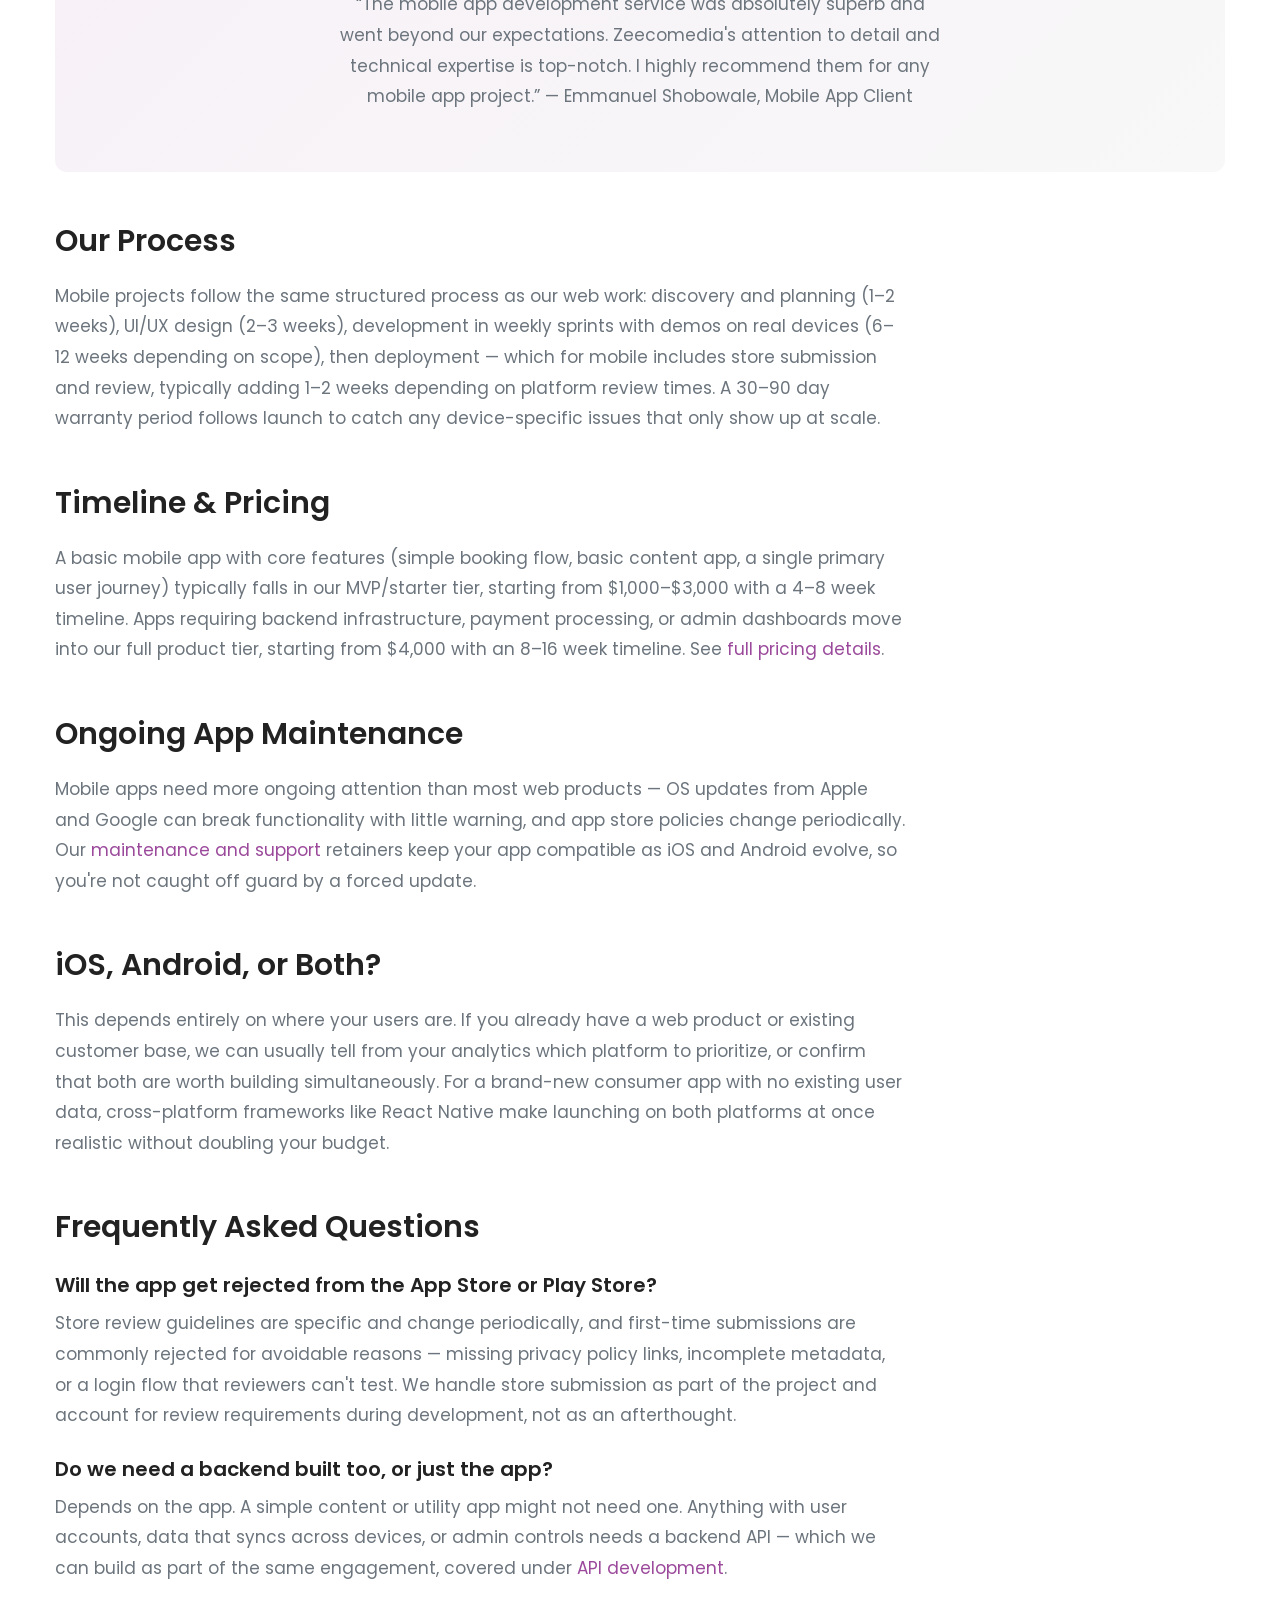
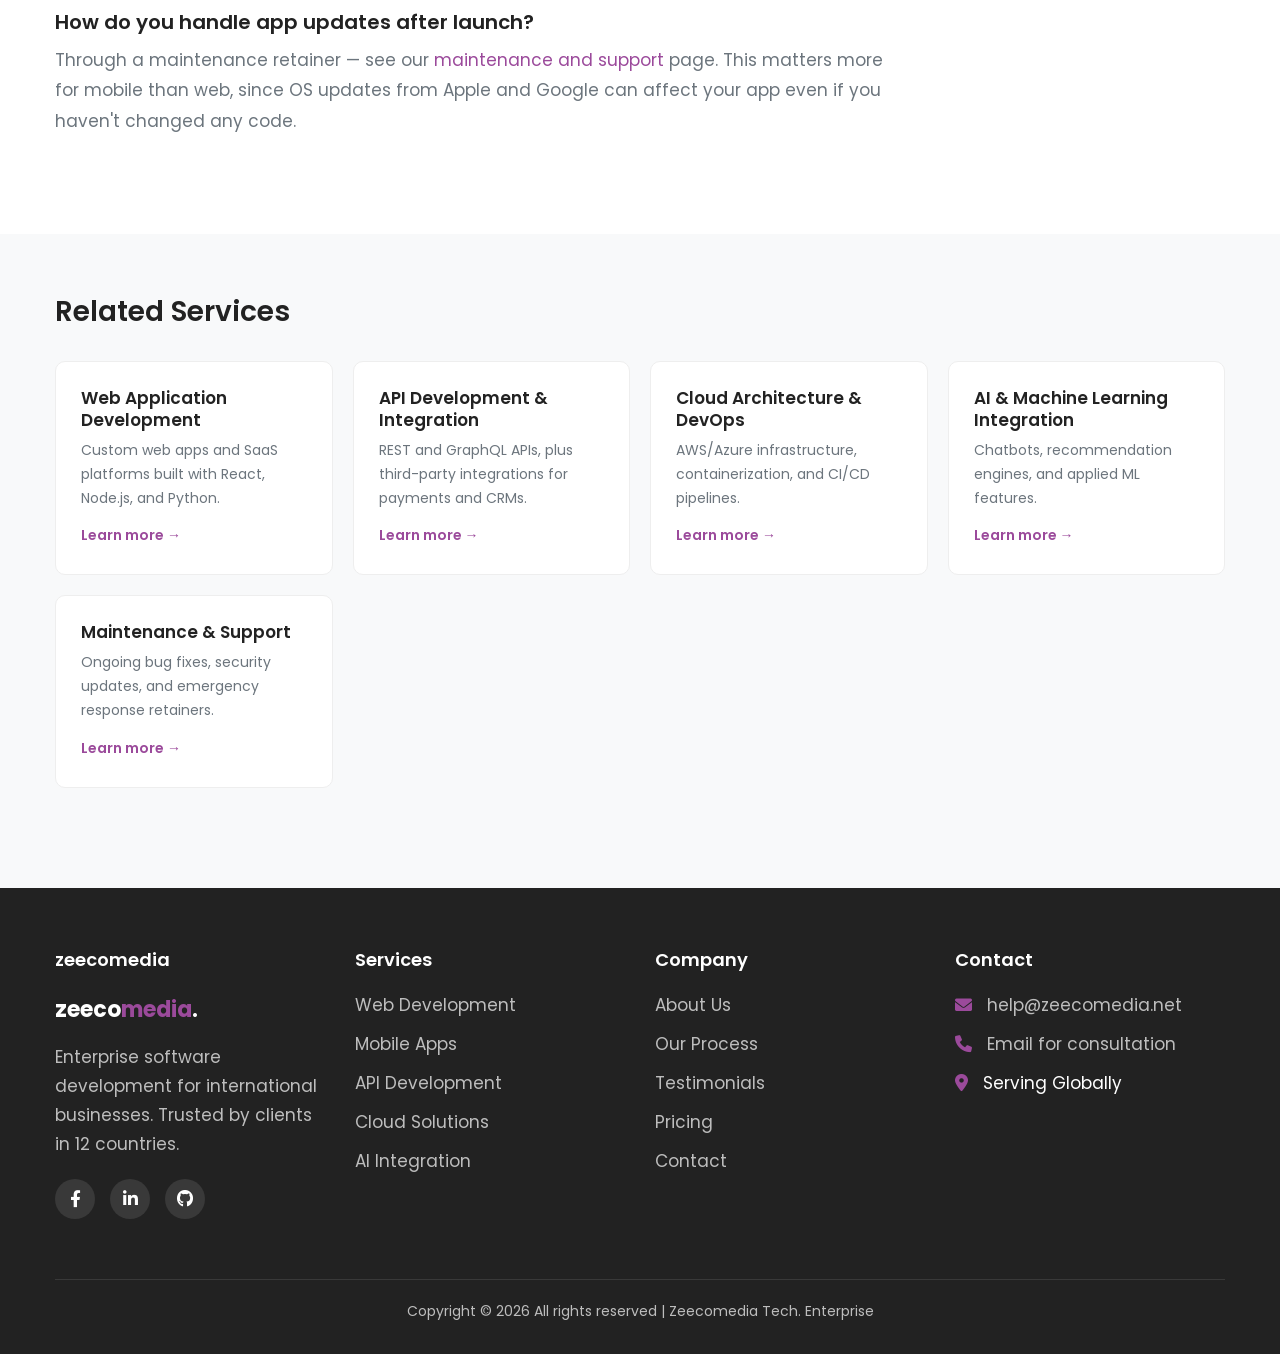
<file: services/mobile-app-development/index.html>
<!DOCTYPE html>
<html lang="en">
<head>
  <title>Mobile App Development Services (iOS & Android) | Zeecomedia</title>
  <meta charset="utf-8">
  <meta name="viewport" content="width=device-width, initial-scale=1, shrink-to-fit=no">
  <meta name="description" content="Native and cross-platform mobile app development for iOS and Android. React Native and Flutter builds for startups and enterprise clients.">
  <meta name="robots" content="index, follow, max-image-preview:large">
  <link rel="canonical" href="https://zeecomedia.net/services/mobile-app-development/">
  <meta property="og:type" content="website">
  <meta property="og:url" content="https://zeecomedia.net/services/mobile-app-development/">
  <meta property="og:title" content="Mobile App Development Services (iOS & Android) | Zeecomedia">
  <meta property="og:description" content="Native and cross-platform mobile app development for iOS and Android. React Native and Flutter builds for startups and enterprise clients.">
  <meta property="og:image" content="https://zeecomedia.net/images/zeecomedia-ceo-founder.jpg">
  <meta name="twitter:card" content="summary_large_image">
  <meta name="twitter:title" content="Mobile App Development Services (iOS & Android) | Zeecomedia">
  <meta name="twitter:description" content="Native and cross-platform mobile app development for iOS and Android. React Native and Flutter builds for startups and enterprise clients.">
  <meta name="twitter:image" content="https://zeecomedia.net/images/zeecomedia-ceo-founder.jpg">
  <script type="application/ld+json">
  {
    "@context": "https://schema.org",
    "@type": "Service",
    "serviceType": "Mobile App Development",
    "name": "Mobile App Development",
    "description": "Native and cross-platform mobile app development for iOS and Android using React Native and Flutter, including app store submission and post-launch support.",
    "provider": {
      "@type": "Organization",
      "name": "Zeecomedia",
      "url": "https://zeecomedia.net/"
    },
    "areaServed": ["US", "GB", "EU", "NG"],
    "url": "https://zeecomedia.net/services/mobile-app-development/"
  }
  </script>
  <script type="application/ld+json">
  {
    "@context": "https://schema.org",
    "@type": "BreadcrumbList",
    "itemListElement": [
      {"@type": "ListItem", "position": 1, "name": "Home", "item": "https://zeecomedia.net/"},
      {"@type": "ListItem", "position": 2, "name": "Services", "item": "https://zeecomedia.net/#services"},
      {"@type": "ListItem", "position": 3, "name": "Mobile App Development", "item": "https://zeecomedia.net/services/mobile-app-development/"}
    ]
  }
  </script>
  <link rel="preconnect" href="https://fonts.googleapis.com">
  <link rel="preconnect" href="https://fonts.gstatic.com" crossorigin>
  <link rel="preconnect" href="https://cdnjs.cloudflare.com" crossorigin>
  <link href="https://fonts.googleapis.com/css2?family=Poppins:wght@300;400;600;700&display=swap" rel="stylesheet">
  <link rel="stylesheet" href="https://cdnjs.cloudflare.com/ajax/libs/font-awesome/6.0.0-beta3/css/all.min.css">
  <link rel="stylesheet" href="/css/style.css">
</head>
<body>
<!-- Header -->
  <header id="header">
    <div class="container">
      <nav class="navbar">
        <a href="/" class="logo">zeeco<span>media</span>.</a>
        <ul class="nav-links" id="navLinks">
          <li><a href="/">Home</a></li>
          <li><a href="/#services">Services</a></li>
          <li><a href="/#process">Process</a></li>
          <li><a href="/#testimonials">Testimonials</a></li>
          <li><a href="/#pricing">Pricing</a></li>
          <li><a href="/#about">About</a></li>
          <li class="nav-cta"><a href="/#contact" class="btn btn-primary">Schedule Consultation</a></li>
        </ul>
        <div class="hamburger" id="hamburger">
          <i class="fas fa-bars"></i>
        </div>
      </nav>
    </div>
  </header>

  <div class="breadcrumb">
    <div class="container">
      <a href="/">Home</a><span>/</span><a href="/#services">Services</a><span>/</span>Mobile App Development
    </div>
  </div>

  <section class="service-hero">
    <div class="container">
      <h1>Mobile App Development for iOS and Android</h1>
      <p class="lead">We build native and cross-platform mobile applications for businesses that need a polished, reliable app without maintaining two separate codebases for iOS and Android.</p>
      <div class="hero-buttons">
        <a href="/#contact" class="btn btn-primary">Schedule Free Consultation</a>
        <a href="/#pricing" class="btn btn-outline">See Pricing</a>
      </div>
    </div>
  </section>

  <section class="service-content">
    <div class="container">
      
      <h2>Native vs. Cross-Platform: Which You Actually Need</h2>
      <p>Most businesses don't need two separate native codebases, and building one anyway just doubles cost and maintenance for no real benefit. We build the majority of client apps in <strong>React Native</strong> or <strong>Flutter</strong>, which share a single codebase across iOS and Android while still producing apps that feel native &mdash; smooth animations, native navigation patterns, and full access to device hardware like camera, GPS, and push notifications.</p>
      <p>Native development (Swift for iOS, Kotlin for Android) still makes sense for apps with heavy device-specific requirements &mdash; AR features, complex background processing, or deep OS-level integration. We'll tell you honestly which route your project needs rather than defaulting to whichever is easier for us.</p>

      <h2>What We Build</h2>
      <ul>
        <li><strong>Consumer apps</strong> &mdash; marketplaces, booking apps, social features, content platforms</li>
        <li><strong>Business and field-service apps</strong> &mdash; apps your team uses on the road: logistics, inspections, delivery tracking</li>
        <li><strong>Companion apps</strong> &mdash; mobile extensions of an existing web platform or SaaS product</li>
        <li><strong>MVP apps for startups</strong> &mdash; a focused, fast-to-market build to validate a concept before a full investment</li>
      </ul>

      <h2>What's Included</h2>
      <p>A mobile app engagement covers more than writing code. Depending on your project, we handle UI/UX design tailored to mobile interaction patterns, backend API development if your app needs one, push notification setup, in-app payment integration (Stripe, PayPal, Apple Pay, Google Pay), analytics instrumentation, and app store submission for both the Apple App Store and Google Play &mdash; including navigating each store's review guidelines, which trip up a lot of first-time submissions.</p>

      <div class="service-cta-band">
        <h3>&ldquo;Absolutely Superb&rdquo;</h3>
        <p>&ldquo;The mobile app development service was absolutely superb and went beyond our expectations. Zeecomedia's attention to detail and technical expertise is top-notch. I highly recommend them for any mobile app project.&rdquo; &mdash; Emmanuel Shobowale, Mobile App Client</p>
      </div>

      <h2>Our Process</h2>
      <p>Mobile projects follow the same structured process as our web work: discovery and planning (1&ndash;2 weeks), UI/UX design (2&ndash;3 weeks), development in weekly sprints with demos on real devices (6&ndash;12 weeks depending on scope), then deployment &mdash; which for mobile includes store submission and review, typically adding 1&ndash;2 weeks depending on platform review times. A 30&ndash;90 day warranty period follows launch to catch any device-specific issues that only show up at scale.</p>

      <h2>Timeline &amp; Pricing</h2>
      <p>A basic mobile app with core features (simple booking flow, basic content app, a single primary user journey) typically falls in our MVP/starter tier, starting from $1,000&ndash;$3,000 with a 4&ndash;8 week timeline. Apps requiring backend infrastructure, payment processing, or admin dashboards move into our full product tier, starting from $4,000 with an 8&ndash;16 week timeline. See <a href="/#pricing">full pricing details</a>.</p>

      <h2>Ongoing App Maintenance</h2>
      <p>Mobile apps need more ongoing attention than most web products &mdash; OS updates from Apple and Google can break functionality with little warning, and app store policies change periodically. Our <a href="/services/maintenance-support/">maintenance and support</a> retainers keep your app compatible as iOS and Android evolve, so you're not caught off guard by a forced update.</p>


      <h2>iOS, Android, or Both?</h2>
      <p>This depends entirely on where your users are. If you already have a web product or existing customer base, we can usually tell from your analytics which platform to prioritize, or confirm that both are worth building simultaneously. For a brand-new consumer app with no existing user data, cross-platform frameworks like React Native make launching on both platforms at once realistic without doubling your budget.</p>

      <h2>Frequently Asked Questions</h2>
      <h3>Will the app get rejected from the App Store or Play Store?</h3>
      <p>Store review guidelines are specific and change periodically, and first-time submissions are commonly rejected for avoidable reasons &mdash; missing privacy policy links, incomplete metadata, or a login flow that reviewers can't test. We handle store submission as part of the project and account for review requirements during development, not as an afterthought.</p>
      <h3>Do we need a backend built too, or just the app?</h3>
      <p>Depends on the app. A simple content or utility app might not need one. Anything with user accounts, data that syncs across devices, or admin controls needs a backend API &mdash; which we can build as part of the same engagement, covered under <a href="/services/api-development-integration/">API development</a>.</p>
      <h3>How do you handle app updates after launch?</h3>
      <p>Through a maintenance retainer &mdash; see our <a href="/services/maintenance-support/">maintenance and support</a> page. This matters more for mobile than web, since OS updates from Apple and Google can affect your app even if you haven't changed any code.</p>

    </div>
  </section>

  <section class="related-services">
    <div class="container">
      <h2>Related Services</h2>
      <div class="related-grid">
        <div class="related-card">
          <h4>Web Application Development</h4>
          <p>Custom web apps and SaaS platforms built with React, Node.js, and Python.</p>
          <a href="/services/web-application-development/">Learn more &rarr;</a>
        </div>
        <div class="related-card">
          <h4>API Development & Integration</h4>
          <p>REST and GraphQL APIs, plus third-party integrations for payments and CRMs.</p>
          <a href="/services/api-development-integration/">Learn more &rarr;</a>
        </div>
        <div class="related-card">
          <h4>Cloud Architecture & DevOps</h4>
          <p>AWS/Azure infrastructure, containerization, and CI/CD pipelines.</p>
          <a href="/services/cloud-architecture-devops/">Learn more &rarr;</a>
        </div>
        <div class="related-card">
          <h4>AI & Machine Learning Integration</h4>
          <p>Chatbots, recommendation engines, and applied ML features.</p>
          <a href="/services/ai-machine-learning-integration/">Learn more &rarr;</a>
        </div>
        <div class="related-card">
          <h4>Maintenance & Support</h4>
          <p>Ongoing bug fixes, security updates, and emergency response retainers.</p>
          <a href="/services/maintenance-support/">Learn more &rarr;</a>
        </div>
      </div>
    </div>
  </section>

<!-- Footer -->
  <footer class="footer">
    <div class="container">
      <div class="footer-content">
        <div class="footer-col">
          <h4>zeecomedia</h4>
          <a href="/" class="logo" style="color: white; font-size: 22px;">zeeco<span style="color: var(--primary);">media</span>.</a>
          <p style="margin-top: 15px; color: rgba(255, 255, 255, 0.7);">Enterprise software development for international businesses. Trusted by clients in 12 countries.</p>
          <div class="footer-social">
            <a href="https://web.facebook.com/zeecomedia2/" aria-label="Facebook"><i class="fab fa-facebook-f"></i></a>
            <a href="https://www.linkedin.com/in/zeeco-media-aa0bbb187" aria-label="LinkedIn"><i class="fab fa-linkedin-in"></i></a>
            <a href="https://github.com/zeecomedia" aria-label="GitHub"><i class="fab fa-github"></i></a>
          </div>
        </div>
        <div class="footer-col">
          <h4>Services</h4>
          <ul class="footer-links">
            <li><a href="/#services">Web Development</a></li>
            <li><a href="/#services">Mobile Apps</a></li>
            <li><a href="/#services">API Development</a></li>
            <li><a href="/#services">Cloud Solutions</a></li>
            <li><a href="/#services">AI Integration</a></li>
          </ul>
        </div>
        <div class="footer-col">
          <h4>Company</h4>
          <ul class="footer-links">
            <li><a href="/#about">About Us</a></li>
            <li><a href="/#process">Our Process</a></li>
            <li><a href="/#testimonials">Testimonials</a></li>
            <li><a href="/#pricing">Pricing</a></li>
            <li><a href="/#contact">Contact</a></li>
          </ul>
        </div>
        <div class="footer-col">
          <h4>Contact</h4>
          <ul class="footer-links">
            <li><i class="fas fa-envelope" style="color: var(--primary); margin-right: 10px;"></i> <a href="mailto:help@zeecomedia.net">help@zeecomedia.net</a></li>
            <li><i class="fas fa-phone" style="color: var(--primary); margin-right: 10px;"></i> <a href="mailto:zeecomedia2@gmail.com">Email for consultation</a></li>
            <li><i class="fas fa-map-marker-alt" style="color: var(--primary); margin-right: 10px;"></i> Serving Globally</li>
          </ul>
        </div>
      </div>
      <div class="footer-bottom">
        <!-- FIX: removed inline <script> tag inside <p>; use a span updated by JS instead -->
        <p>Copyright &copy; <span id="footerYear"></span> All rights reserved | Zeecomedia Tech. Enterprise</p>
      </div>
    </div>
  </footer>

<!-- JavaScript -->
  <script>
    document.addEventListener("DOMContentLoaded", function () {

      // ── Footer year ──────────────────────────────────────────────
      document.getElementById('footerYear').textContent = new Date().getFullYear();

      // ── Mobile Menu Toggle ────────────────────────────────────────
      const hamburger = document.getElementById('hamburger');
      const navLinks  = document.getElementById('navLinks');

      function closeMobileMenu() {
        navLinks.classList.remove('active');
        const icon = hamburger.querySelector('i');
        icon.classList.remove('fa-times');
        icon.classList.add('fa-bars');
      }

      hamburger.addEventListener('click', function () {
        navLinks.classList.toggle('active');
        const icon = this.querySelector('i');
        icon.classList.toggle('fa-bars');
        icon.classList.toggle('fa-times');
      });

      // ── Smooth Scrolling (closes menu on mobile) ──────────────────
      document.querySelectorAll('a[href^="#"]').forEach(anchor => {
        anchor.addEventListener('click', function (e) {
          const targetId = this.getAttribute('href');
          if (targetId === '#') {
            e.preventDefault();
            closeMobileMenu();
            window.scrollTo({ top: 0, behavior: 'smooth' });
            return;
          }
          const targetElement = document.querySelector(targetId);
          if (targetElement) {
            e.preventDefault();
            closeMobileMenu();
            const offsetTop = targetElement.offsetTop - 70;
            window.scrollTo({ top: offsetTop, behavior: 'smooth' });
          }
        });
      });

      // ── FAQ Accordion ─────────────────────────────────────────────
      document.querySelectorAll('.faq-question').forEach(question => {
        question.addEventListener('click', function () {
          const faqItem = this.parentElement;
          const isActive = faqItem.classList.contains('active');
          document.querySelectorAll('.faq-item').forEach(item => item.classList.remove('active'));
          if (!isActive) faqItem.classList.add('active');
        });
      });

      // ── Active menu on scroll ─────────────────────────────────────
      const sections = document.querySelectorAll('section');
      const navAnchors = document.querySelectorAll('.nav-links a');

      window.addEventListener('scroll', function () {
        let current = '';
        sections.forEach(section => {
          if (pageYOffset >= section.offsetTop - 150) {
            current = section.getAttribute('id');
          }
        });
        navAnchors.forEach(link => {
          link.classList.remove('active');
          if (link.getAttribute('href') === '#' + current) {
            link.classList.add('active');
          }
        });
      });

      // ── Validation helper ─────────────────────────────────────────
      function showError(inputId, errorId, message) {
        const input = document.getElementById(inputId);
        const error = document.getElementById(errorId);
        input.classList.add('error');
        error.textContent = message;
      }

      function clearError(inputId, errorId) {
        const input = document.getElementById(inputId);
        const error = document.getElementById(errorId);
        input.classList.remove('error');
        error.textContent = '';
      }

      function validateEmail(email) {
        return /^[^\s@]+@[^\s@]+\.[^\s@]+$/.test(email);
      }

      // Live-clear errors on input
      ['fname','lname','email','subject','message'].forEach(id => {
        const input = document.getElementById(id);
        if (input) {
          input.addEventListener('input', () => clearError(id, id + 'Error'));
        }
      });

      // ── AI Prompt Form ────────────────────────────────────────────
      document.getElementById('aiPromptForm').addEventListener('submit', function (e) {
        e.preventDefault();

        const email    = document.getElementById('promptEmail').value.trim();
        const statusEl = document.getElementById('aiPromptStatus');
        const submitBtn = this.querySelector('button[type="submit"]');

        // Reset
        statusEl.className = 'form-status';
        clearError('promptEmail', 'promptEmailError');

        if (!email || !validateEmail(email)) {
          showError('promptEmail', 'promptEmailError', 'Please enter a valid email address.');
          return;
        }

        submitBtn.disabled = true;
        submitBtn.textContent = 'Sending...';

        fetch('https://zeecomedia-function.netlify.app/.netlify/functions/send-email', {
         method: 'POST',
          headers: {
            'Content-Type': 'application/json'
          },
          body: JSON.stringify({ action: 'subscribe', email: email })
        })
        .then(response => response.json().then(data => ({ status: response.status, data: data })))
        .then(result => {
          if (result.status === 200) {
            statusEl.className = 'form-status success';
            statusEl.textContent = 'Success! Check your inbox for the free eBook. If you don\'t see it, please check your Spam or Promotions folder.';
            document.getElementById('aiPromptForm').reset();
          } else {
            throw new Error(result.data.error || result.data.message || 'Failed to send eBook.');
          }
        })
        .catch(err => {
          statusEl.className = 'form-status error';
          statusEl.textContent = 'Error: ' + (err.message || 'Could not connect to server. Please try again.');
        })
        .finally(() => {
          setTimeout(() => {
            submitBtn.disabled = false;
            submitBtn.textContent = 'Send me the Free eBook';
          }, 2000);
        });
      });

      // ── Contact Form ──────────────────────────────────────────────
      document.getElementById('contactForm').addEventListener('submit', function (e) {
        e.preventDefault();

        const fname   = document.getElementById('fname').value.trim();
        const lname   = document.getElementById('lname').value.trim();
        const email   = document.getElementById('email').value.trim();
        const subject = document.getElementById('subject').value.trim();
        const message = document.getElementById('message').value.trim();
        const statusEl = document.getElementById('contactFormStatus');
        const submitBtn = document.getElementById('contactSubmitBtn');

        // Reset all errors
        ['fname','lname','email','subject','message'].forEach(id => clearError(id, id + 'Error'));
        statusEl.className = 'form-status';

        let valid = true;

        if (!fname) { showError('fname', 'fnameError', 'First name is required.'); valid = false; }
        if (!lname) { showError('lname', 'lnameError', 'Last name is required.'); valid = false; }
        if (!email || !validateEmail(email)) { showError('email', 'emailError', 'A valid email address is required.'); valid = false; }
        if (!subject) { showError('subject', 'subjectError', 'Please provide a subject.'); valid = false; }
        if (!message || message.length < 20) { showError('message', 'messageError', 'Please describe your project in at least 20 characters.'); valid = false; }

        if (!valid) return;

        submitBtn.disabled = true;
        submitBtn.textContent = 'Sending...';

        // Send via the same mail backend endpoint
        fetch('https://zeecomedia-function.netlify.app/.netlify/functions/send-email', {
            method: 'POST',
            headers: {
              'Content-Type': 'application/json'
            },
            body: JSON.stringify({ action: 'contact', fname, lname, email, subject, message })
        })
        .then(response => response.json().then(data => ({ status: response.status, data: data })))
        .then(result => {
          if (result.status === 200 || result.status === 201) {
            statusEl.className = 'form-status success';
            statusEl.textContent = 'Message sent! We\'ll get back to you within 24 hours.';
            document.getElementById('contactForm').reset();
          } else {
            throw new Error(result.data.error || result.data.message || 'Submission failed.');
          }
        })
        .catch(() => {
          // Graceful fallback: open mail client with pre-filled content
          const mailBody = encodeURIComponent(
            'Name: ' + fname + ' ' + lname + '\nEmail: ' + email + '\n\n' + message
          );
          const mailSubject = encodeURIComponent(subject);
          window.location.href = 'mailto:help@zeecomedia.net?subject=' + mailSubject + '&body=' + mailBody;

          statusEl.className = 'form-status success';
          statusEl.textContent = 'Opening your email for feedback. Alternatively, email us directly at zeecomedia2@gmail.com.';
        })
        .finally(() => {
          submitBtn.disabled = false;
          submitBtn.textContent = 'Send Message';
        });
      });

    }); // end DOMContentLoaded
  </script>
</body>
</html>
</file>
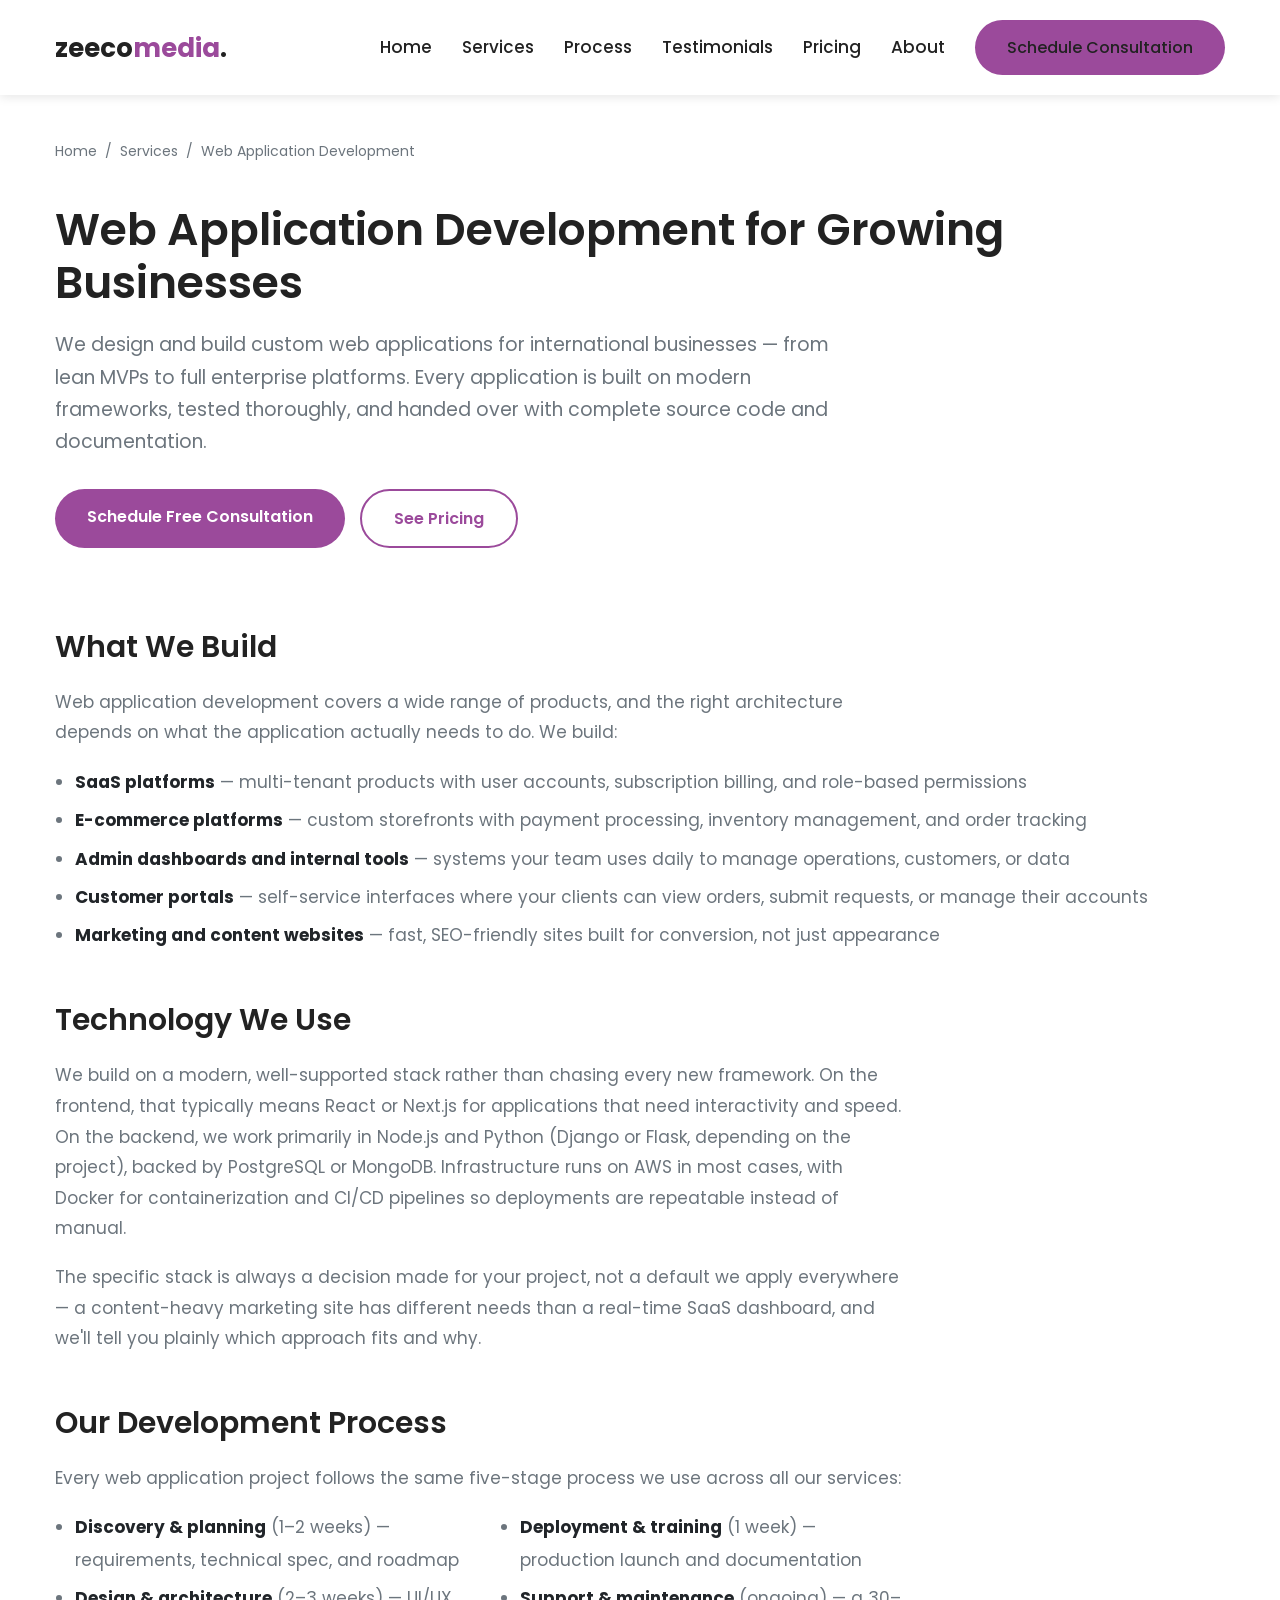
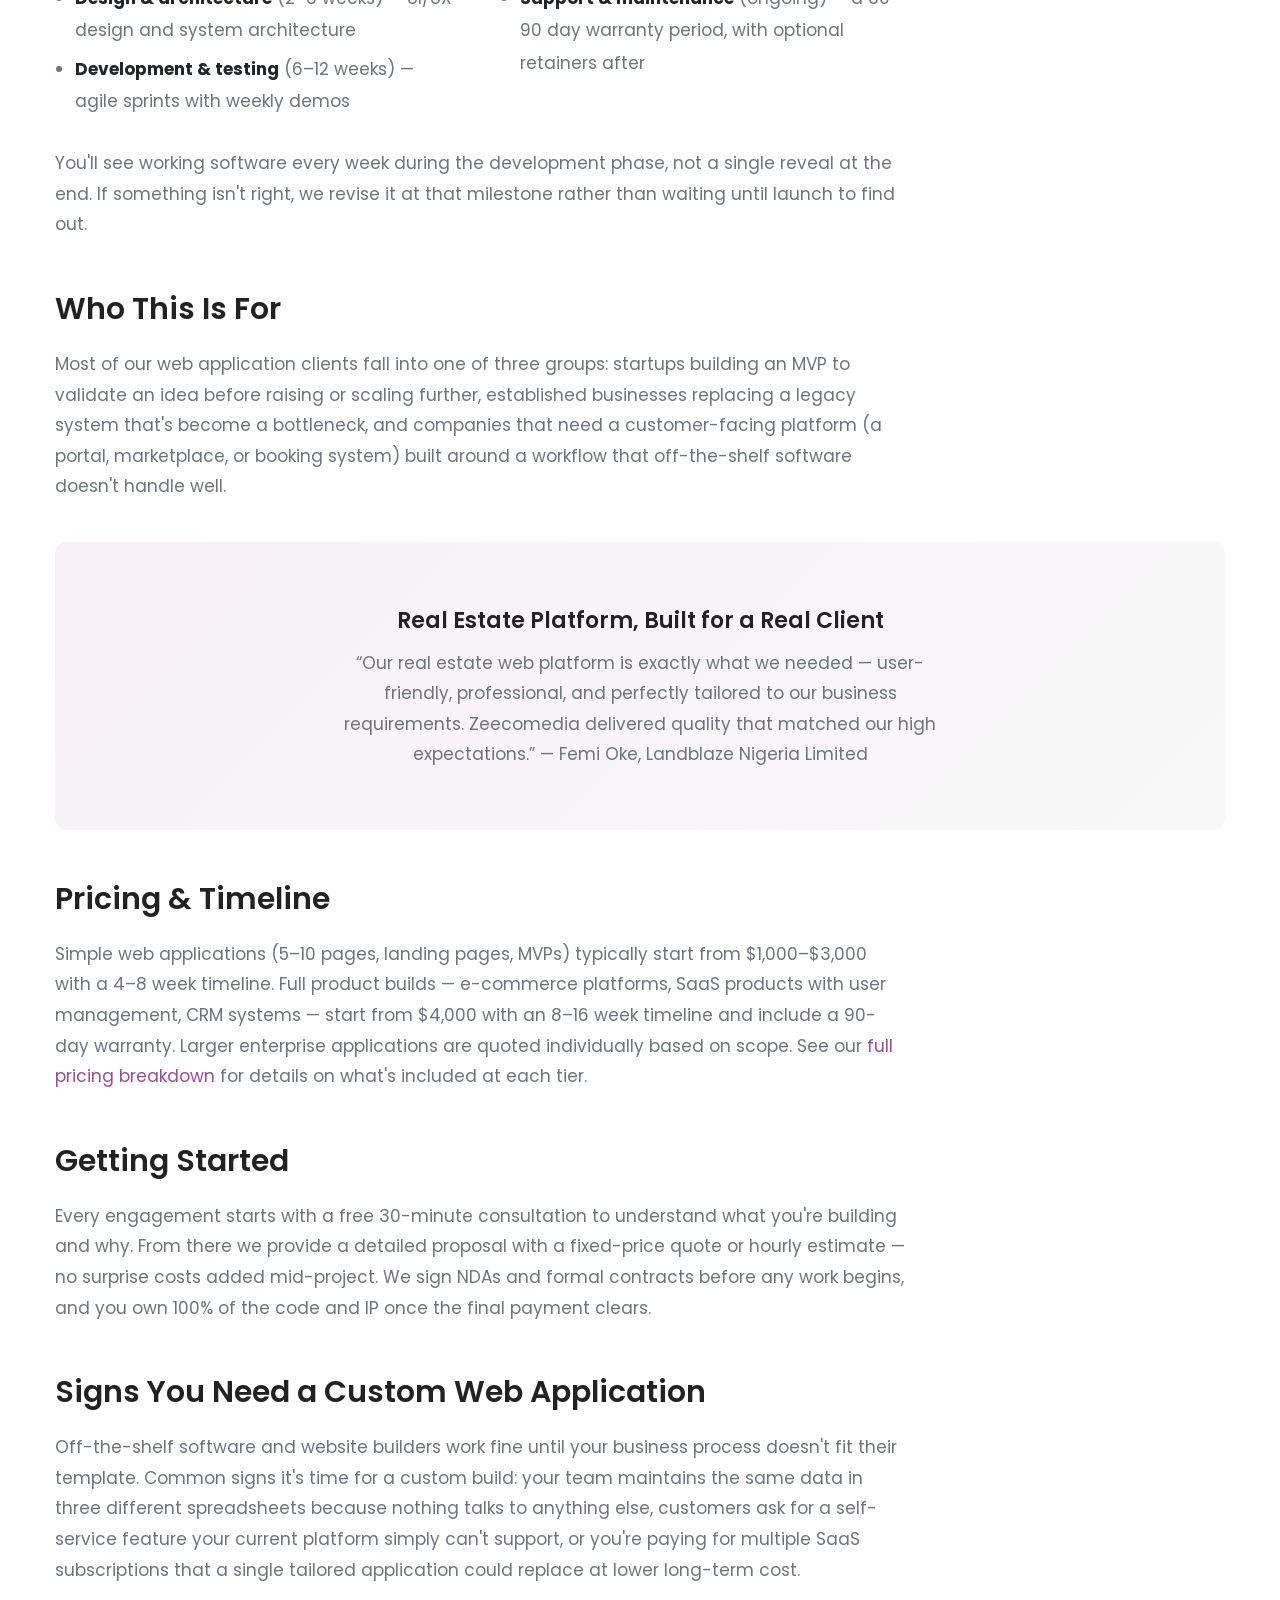
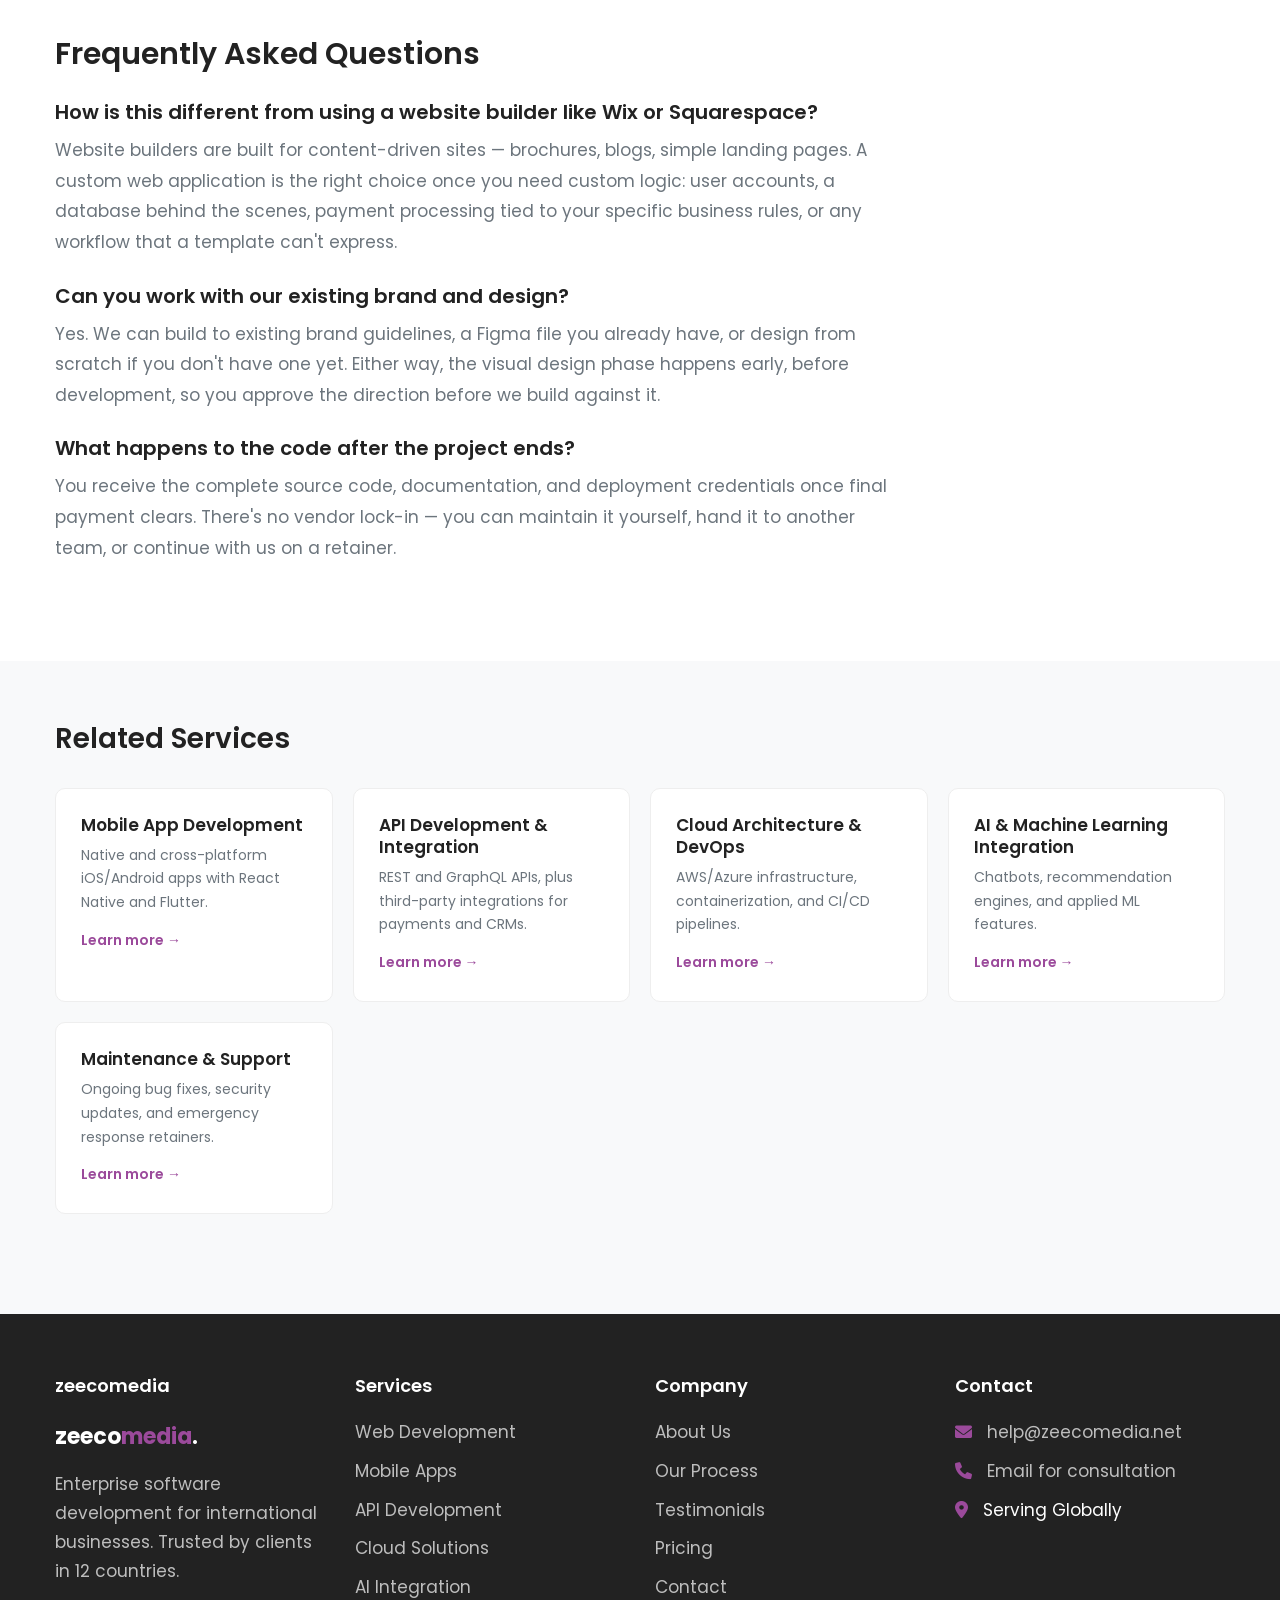
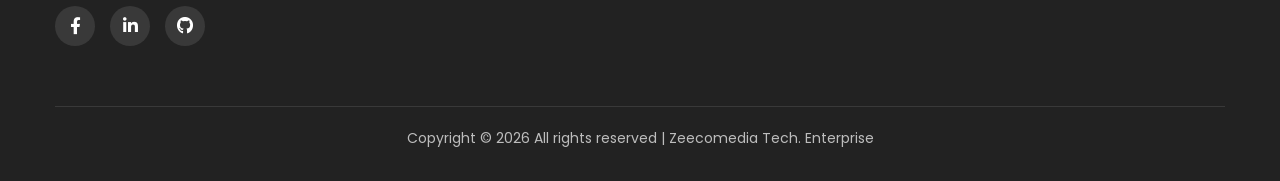
<file: services/web-application-development/index.html>
<!DOCTYPE html>
<html lang="en">
<head>
  <title>Web Application Development Services | Zeecomedia</title>
  <meta charset="utf-8">
  <meta name="viewport" content="width=device-width, initial-scale=1, shrink-to-fit=no">
  <meta name="description" content="Custom web application development for US, UK, and EU businesses. React, Node.js, and Python builds, from MVP to enterprise SaaS platforms.">
  <meta name="robots" content="index, follow, max-image-preview:large">
  <link rel="canonical" href="https://zeecomedia.net/services/web-application-development/">
  <meta property="og:type" content="website">
  <meta property="og:url" content="https://zeecomedia.net/services/web-application-development/">
  <meta property="og:title" content="Web Application Development Services | Zeecomedia">
  <meta property="og:description" content="Custom web application development for US, UK, and EU businesses. React, Node.js, and Python builds, from MVP to enterprise SaaS platforms.">
  <meta property="og:image" content="https://zeecomedia.net/images/zeecomedia-ceo-founder.jpg">
  <meta name="twitter:card" content="summary_large_image">
  <meta name="twitter:title" content="Web Application Development Services | Zeecomedia">
  <meta name="twitter:description" content="Custom web application development for US, UK, and EU businesses. React, Node.js, and Python builds, from MVP to enterprise SaaS platforms.">
  <meta name="twitter:image" content="https://zeecomedia.net/images/zeecomedia-ceo-founder.jpg">
  <script type="application/ld+json">
  {
    "@context": "https://schema.org",
    "@type": "Service",
    "serviceType": "Web Application Development",
    "name": "Web Application Development",
    "description": "Custom web application development including SaaS platforms, e-commerce sites, admin dashboards, and internal business tools, built with React, Node.js, and Python.",
    "provider": {
      "@type": "Organization",
      "name": "Zeecomedia",
      "url": "https://zeecomedia.net/"
    },
    "areaServed": ["US", "GB", "EU", "NG"],
    "url": "https://zeecomedia.net/services/web-application-development/"
  }
  </script>
  <script type="application/ld+json">
  {
    "@context": "https://schema.org",
    "@type": "BreadcrumbList",
    "itemListElement": [
      {"@type": "ListItem", "position": 1, "name": "Home", "item": "https://zeecomedia.net/"},
      {"@type": "ListItem", "position": 2, "name": "Services", "item": "https://zeecomedia.net/#services"},
      {"@type": "ListItem", "position": 3, "name": "Web Application Development", "item": "https://zeecomedia.net/services/web-application-development/"}
    ]
  }
  </script>
  <link rel="preconnect" href="https://fonts.googleapis.com">
  <link rel="preconnect" href="https://fonts.gstatic.com" crossorigin>
  <link rel="preconnect" href="https://cdnjs.cloudflare.com" crossorigin>
  <link href="https://fonts.googleapis.com/css2?family=Poppins:wght@300;400;600;700&display=swap" rel="stylesheet">
  <link rel="stylesheet" href="https://cdnjs.cloudflare.com/ajax/libs/font-awesome/6.0.0-beta3/css/all.min.css">
  <link rel="stylesheet" href="/css/style.css">
</head>
<body>
<!-- Header -->
  <header id="header">
    <div class="container">
      <nav class="navbar">
        <a href="/" class="logo">zeeco<span>media</span>.</a>
        <ul class="nav-links" id="navLinks">
          <li><a href="/">Home</a></li>
          <li><a href="/#services">Services</a></li>
          <li><a href="/#process">Process</a></li>
          <li><a href="/#testimonials">Testimonials</a></li>
          <li><a href="/#pricing">Pricing</a></li>
          <li><a href="/#about">About</a></li>
          <li class="nav-cta"><a href="/#contact" class="btn btn-primary">Schedule Consultation</a></li>
        </ul>
        <div class="hamburger" id="hamburger">
          <i class="fas fa-bars"></i>
        </div>
      </nav>
    </div>
  </header>

  <div class="breadcrumb">
    <div class="container">
      <a href="/">Home</a><span>/</span><a href="/#services">Services</a><span>/</span>Web Application Development
    </div>
  </div>

  <section class="service-hero">
    <div class="container">
      <h1>Web Application Development for Growing Businesses</h1>
      <p class="lead">We design and build custom web applications for international businesses — from lean MVPs to full enterprise platforms. Every application is built on modern frameworks, tested thoroughly, and handed over with complete source code and documentation.</p>
      <div class="hero-buttons">
        <a href="/#contact" class="btn btn-primary">Schedule Free Consultation</a>
        <a href="/#pricing" class="btn btn-outline">See Pricing</a>
      </div>
    </div>
  </section>

  <section class="service-content">
    <div class="container">
      
      <h2>What We Build</h2>
      <p>Web application development covers a wide range of products, and the right architecture depends on what the application actually needs to do. We build:</p>
      <ul>
        <li><strong>SaaS platforms</strong> &mdash; multi-tenant products with user accounts, subscription billing, and role-based permissions</li>
        <li><strong>E-commerce platforms</strong> &mdash; custom storefronts with payment processing, inventory management, and order tracking</li>
        <li><strong>Admin dashboards and internal tools</strong> &mdash; systems your team uses daily to manage operations, customers, or data</li>
        <li><strong>Customer portals</strong> &mdash; self-service interfaces where your clients can view orders, submit requests, or manage their accounts</li>
        <li><strong>Marketing and content websites</strong> &mdash; fast, SEO-friendly sites built for conversion, not just appearance</li>
      </ul>

      <h2>Technology We Use</h2>
      <p>We build on a modern, well-supported stack rather than chasing every new framework. On the frontend, that typically means React or Next.js for applications that need interactivity and speed. On the backend, we work primarily in Node.js and Python (Django or Flask, depending on the project), backed by PostgreSQL or MongoDB. Infrastructure runs on AWS in most cases, with Docker for containerization and CI/CD pipelines so deployments are repeatable instead of manual.</p>
      <p>The specific stack is always a decision made for your project, not a default we apply everywhere &mdash; a content-heavy marketing site has different needs than a real-time SaaS dashboard, and we'll tell you plainly which approach fits and why.</p>

      <h2>Our Development Process</h2>
      <p>Every web application project follows the same five-stage process we use across all our services:</p>
      <div class="two-col-list">
        <ul>
          <li><strong>Discovery &amp; planning</strong> (1&ndash;2 weeks) &mdash; requirements, technical spec, and roadmap</li>
          <li><strong>Design &amp; architecture</strong> (2&ndash;3 weeks) &mdash; UI/UX design and system architecture</li>
          <li><strong>Development &amp; testing</strong> (6&ndash;12 weeks) &mdash; agile sprints with weekly demos</li>
        </ul>
        <ul>
          <li><strong>Deployment &amp; training</strong> (1 week) &mdash; production launch and documentation</li>
          <li><strong>Support &amp; maintenance</strong> (ongoing) &mdash; a 30&ndash;90 day warranty period, with optional retainers after</li>
        </ul>
      </div>
      <p>You'll see working software every week during the development phase, not a single reveal at the end. If something isn't right, we revise it at that milestone rather than waiting until launch to find out.</p>

      <h2>Who This Is For</h2>
      <p>Most of our web application clients fall into one of three groups: startups building an MVP to validate an idea before raising or scaling further, established businesses replacing a legacy system that's become a bottleneck, and companies that need a customer-facing platform (a portal, marketplace, or booking system) built around a workflow that off-the-shelf software doesn't handle well.</p>

      <div class="service-cta-band">
        <h3>Real Estate Platform, Built for a Real Client</h3>
        <p>&ldquo;Our real estate web platform is exactly what we needed &mdash; user-friendly, professional, and perfectly tailored to our business requirements. Zeecomedia delivered quality that matched our high expectations.&rdquo; &mdash; Femi Oke, Landblaze Nigeria Limited</p>
      </div>

      <h2>Pricing &amp; Timeline</h2>
      <p>Simple web applications (5&ndash;10 pages, landing pages, MVPs) typically start from $1,000&ndash;$3,000 with a 4&ndash;8 week timeline. Full product builds &mdash; e-commerce platforms, SaaS products with user management, CRM systems &mdash; start from $4,000 with an 8&ndash;16 week timeline and include a 90-day warranty. Larger enterprise applications are quoted individually based on scope. See our <a href="/#pricing">full pricing breakdown</a> for details on what's included at each tier.</p>

      <h2>Getting Started</h2>
      <p>Every engagement starts with a free 30-minute consultation to understand what you're building and why. From there we provide a detailed proposal with a fixed-price quote or hourly estimate &mdash; no surprise costs added mid-project. We sign NDAs and formal contracts before any work begins, and you own 100% of the code and IP once the final payment clears.</p>


      <h2>Signs You Need a Custom Web Application</h2>
      <p>Off-the-shelf software and website builders work fine until your business process doesn't fit their template. Common signs it's time for a custom build: your team maintains the same data in three different spreadsheets because nothing talks to anything else, customers ask for a self-service feature your current platform simply can't support, or you're paying for multiple SaaS subscriptions that a single tailored application could replace at lower long-term cost.</p>

      <h2>Frequently Asked Questions</h2>
      <h3>How is this different from using a website builder like Wix or Squarespace?</h3>
      <p>Website builders are built for content-driven sites &mdash; brochures, blogs, simple landing pages. A custom web application is the right choice once you need custom logic: user accounts, a database behind the scenes, payment processing tied to your specific business rules, or any workflow that a template can't express.</p>
      <h3>Can you work with our existing brand and design?</h3>
      <p>Yes. We can build to existing brand guidelines, a Figma file you already have, or design from scratch if you don't have one yet. Either way, the visual design phase happens early, before development, so you approve the direction before we build against it.</p>
      <h3>What happens to the code after the project ends?</h3>
      <p>You receive the complete source code, documentation, and deployment credentials once final payment clears. There's no vendor lock-in &mdash; you can maintain it yourself, hand it to another team, or continue with us on a retainer.</p>

    </div>
  </section>

  <section class="related-services">
    <div class="container">
      <h2>Related Services</h2>
      <div class="related-grid">
        <div class="related-card">
          <h4>Mobile App Development</h4>
          <p>Native and cross-platform iOS/Android apps with React Native and Flutter.</p>
          <a href="/services/mobile-app-development/">Learn more &rarr;</a>
        </div>
        <div class="related-card">
          <h4>API Development & Integration</h4>
          <p>REST and GraphQL APIs, plus third-party integrations for payments and CRMs.</p>
          <a href="/services/api-development-integration/">Learn more &rarr;</a>
        </div>
        <div class="related-card">
          <h4>Cloud Architecture & DevOps</h4>
          <p>AWS/Azure infrastructure, containerization, and CI/CD pipelines.</p>
          <a href="/services/cloud-architecture-devops/">Learn more &rarr;</a>
        </div>
        <div class="related-card">
          <h4>AI & Machine Learning Integration</h4>
          <p>Chatbots, recommendation engines, and applied ML features.</p>
          <a href="/services/ai-machine-learning-integration/">Learn more &rarr;</a>
        </div>
        <div class="related-card">
          <h4>Maintenance & Support</h4>
          <p>Ongoing bug fixes, security updates, and emergency response retainers.</p>
          <a href="/services/maintenance-support/">Learn more &rarr;</a>
        </div>
      </div>
    </div>
  </section>

<!-- Footer -->
  <footer class="footer">
    <div class="container">
      <div class="footer-content">
        <div class="footer-col">
          <h4>zeecomedia</h4>
          <a href="/" class="logo" style="color: white; font-size: 22px;">zeeco<span style="color: var(--primary);">media</span>.</a>
          <p style="margin-top: 15px; color: rgba(255, 255, 255, 0.7);">Enterprise software development for international businesses. Trusted by clients in 12 countries.</p>
          <div class="footer-social">
            <a href="https://web.facebook.com/zeecomedia2/" aria-label="Facebook"><i class="fab fa-facebook-f"></i></a>
            <a href="https://www.linkedin.com/in/zeeco-media-aa0bbb187" aria-label="LinkedIn"><i class="fab fa-linkedin-in"></i></a>
            <a href="https://github.com/zeecomedia" aria-label="GitHub"><i class="fab fa-github"></i></a>
          </div>
        </div>
        <div class="footer-col">
          <h4>Services</h4>
          <ul class="footer-links">
            <li><a href="/#services">Web Development</a></li>
            <li><a href="/#services">Mobile Apps</a></li>
            <li><a href="/#services">API Development</a></li>
            <li><a href="/#services">Cloud Solutions</a></li>
            <li><a href="/#services">AI Integration</a></li>
          </ul>
        </div>
        <div class="footer-col">
          <h4>Company</h4>
          <ul class="footer-links">
            <li><a href="/#about">About Us</a></li>
            <li><a href="/#process">Our Process</a></li>
            <li><a href="/#testimonials">Testimonials</a></li>
            <li><a href="/#pricing">Pricing</a></li>
            <li><a href="/#contact">Contact</a></li>
          </ul>
        </div>
        <div class="footer-col">
          <h4>Contact</h4>
          <ul class="footer-links">
            <li><i class="fas fa-envelope" style="color: var(--primary); margin-right: 10px;"></i> <a href="mailto:help@zeecomedia.net">help@zeecomedia.net</a></li>
            <li><i class="fas fa-phone" style="color: var(--primary); margin-right: 10px;"></i> <a href="mailto:zeecomedia2@gmail.com">Email for consultation</a></li>
            <li><i class="fas fa-map-marker-alt" style="color: var(--primary); margin-right: 10px;"></i> Serving Globally</li>
          </ul>
        </div>
      </div>
      <div class="footer-bottom">
        <!-- FIX: removed inline <script> tag inside <p>; use a span updated by JS instead -->
        <p>Copyright &copy; <span id="footerYear"></span> All rights reserved | Zeecomedia Tech. Enterprise</p>
      </div>
    </div>
  </footer>

<!-- JavaScript -->
  <script>
    document.addEventListener("DOMContentLoaded", function () {

      // ── Footer year ──────────────────────────────────────────────
      document.getElementById('footerYear').textContent = new Date().getFullYear();

      // ── Mobile Menu Toggle ────────────────────────────────────────
      const hamburger = document.getElementById('hamburger');
      const navLinks  = document.getElementById('navLinks');

      function closeMobileMenu() {
        navLinks.classList.remove('active');
        const icon = hamburger.querySelector('i');
        icon.classList.remove('fa-times');
        icon.classList.add('fa-bars');
      }

      hamburger.addEventListener('click', function () {
        navLinks.classList.toggle('active');
        const icon = this.querySelector('i');
        icon.classList.toggle('fa-bars');
        icon.classList.toggle('fa-times');
      });

      // ── Smooth Scrolling (closes menu on mobile) ──────────────────
      document.querySelectorAll('a[href^="#"]').forEach(anchor => {
        anchor.addEventListener('click', function (e) {
          const targetId = this.getAttribute('href');
          if (targetId === '#') {
            e.preventDefault();
            closeMobileMenu();
            window.scrollTo({ top: 0, behavior: 'smooth' });
            return;
          }
          const targetElement = document.querySelector(targetId);
          if (targetElement) {
            e.preventDefault();
            closeMobileMenu();
            const offsetTop = targetElement.offsetTop - 70;
            window.scrollTo({ top: offsetTop, behavior: 'smooth' });
          }
        });
      });

      // ── FAQ Accordion ─────────────────────────────────────────────
      document.querySelectorAll('.faq-question').forEach(question => {
        question.addEventListener('click', function () {
          const faqItem = this.parentElement;
          const isActive = faqItem.classList.contains('active');
          document.querySelectorAll('.faq-item').forEach(item => item.classList.remove('active'));
          if (!isActive) faqItem.classList.add('active');
        });
      });

      // ── Active menu on scroll ─────────────────────────────────────
      const sections = document.querySelectorAll('section');
      const navAnchors = document.querySelectorAll('.nav-links a');

      window.addEventListener('scroll', function () {
        let current = '';
        sections.forEach(section => {
          if (pageYOffset >= section.offsetTop - 150) {
            current = section.getAttribute('id');
          }
        });
        navAnchors.forEach(link => {
          link.classList.remove('active');
          if (link.getAttribute('href') === '#' + current) {
            link.classList.add('active');
          }
        });
      });

      // ── Validation helper ─────────────────────────────────────────
      function showError(inputId, errorId, message) {
        const input = document.getElementById(inputId);
        const error = document.getElementById(errorId);
        input.classList.add('error');
        error.textContent = message;
      }

      function clearError(inputId, errorId) {
        const input = document.getElementById(inputId);
        const error = document.getElementById(errorId);
        input.classList.remove('error');
        error.textContent = '';
      }

      function validateEmail(email) {
        return /^[^\s@]+@[^\s@]+\.[^\s@]+$/.test(email);
      }

      // Live-clear errors on input
      ['fname','lname','email','subject','message'].forEach(id => {
        const input = document.getElementById(id);
        if (input) {
          input.addEventListener('input', () => clearError(id, id + 'Error'));
        }
      });

      // ── AI Prompt Form ────────────────────────────────────────────
      document.getElementById('aiPromptForm').addEventListener('submit', function (e) {
        e.preventDefault();

        const email    = document.getElementById('promptEmail').value.trim();
        const statusEl = document.getElementById('aiPromptStatus');
        const submitBtn = this.querySelector('button[type="submit"]');

        // Reset
        statusEl.className = 'form-status';
        clearError('promptEmail', 'promptEmailError');

        if (!email || !validateEmail(email)) {
          showError('promptEmail', 'promptEmailError', 'Please enter a valid email address.');
          return;
        }

        submitBtn.disabled = true;
        submitBtn.textContent = 'Sending...';

        fetch('https://zeecomedia-function.netlify.app/.netlify/functions/send-email', {
         method: 'POST',
          headers: {
            'Content-Type': 'application/json'
          },
          body: JSON.stringify({ action: 'subscribe', email: email })
        })
        .then(response => response.json().then(data => ({ status: response.status, data: data })))
        .then(result => {
          if (result.status === 200) {
            statusEl.className = 'form-status success';
            statusEl.textContent = 'Success! Check your inbox for the free eBook. If you don\'t see it, please check your Spam or Promotions folder.';
            document.getElementById('aiPromptForm').reset();
          } else {
            throw new Error(result.data.error || result.data.message || 'Failed to send eBook.');
          }
        })
        .catch(err => {
          statusEl.className = 'form-status error';
          statusEl.textContent = 'Error: ' + (err.message || 'Could not connect to server. Please try again.');
        })
        .finally(() => {
          setTimeout(() => {
            submitBtn.disabled = false;
            submitBtn.textContent = 'Send me the Free eBook';
          }, 2000);
        });
      });

      // ── Contact Form ──────────────────────────────────────────────
      document.getElementById('contactForm').addEventListener('submit', function (e) {
        e.preventDefault();

        const fname   = document.getElementById('fname').value.trim();
        const lname   = document.getElementById('lname').value.trim();
        const email   = document.getElementById('email').value.trim();
        const subject = document.getElementById('subject').value.trim();
        const message = document.getElementById('message').value.trim();
        const statusEl = document.getElementById('contactFormStatus');
        const submitBtn = document.getElementById('contactSubmitBtn');

        // Reset all errors
        ['fname','lname','email','subject','message'].forEach(id => clearError(id, id + 'Error'));
        statusEl.className = 'form-status';

        let valid = true;

        if (!fname) { showError('fname', 'fnameError', 'First name is required.'); valid = false; }
        if (!lname) { showError('lname', 'lnameError', 'Last name is required.'); valid = false; }
        if (!email || !validateEmail(email)) { showError('email', 'emailError', 'A valid email address is required.'); valid = false; }
        if (!subject) { showError('subject', 'subjectError', 'Please provide a subject.'); valid = false; }
        if (!message || message.length < 20) { showError('message', 'messageError', 'Please describe your project in at least 20 characters.'); valid = false; }

        if (!valid) return;

        submitBtn.disabled = true;
        submitBtn.textContent = 'Sending...';

        // Send via the same mail backend endpoint
        fetch('https://zeecomedia-function.netlify.app/.netlify/functions/send-email', {
            method: 'POST',
            headers: {
              'Content-Type': 'application/json'
            },
            body: JSON.stringify({ action: 'contact', fname, lname, email, subject, message })
        })
        .then(response => response.json().then(data => ({ status: response.status, data: data })))
        .then(result => {
          if (result.status === 200 || result.status === 201) {
            statusEl.className = 'form-status success';
            statusEl.textContent = 'Message sent! We\'ll get back to you within 24 hours.';
            document.getElementById('contactForm').reset();
          } else {
            throw new Error(result.data.error || result.data.message || 'Submission failed.');
          }
        })
        .catch(() => {
          // Graceful fallback: open mail client with pre-filled content
          const mailBody = encodeURIComponent(
            'Name: ' + fname + ' ' + lname + '\nEmail: ' + email + '\n\n' + message
          );
          const mailSubject = encodeURIComponent(subject);
          window.location.href = 'mailto:help@zeecomedia.net?subject=' + mailSubject + '&body=' + mailBody;

          statusEl.className = 'form-status success';
          statusEl.textContent = 'Opening your email for feedback. Alternatively, email us directly at zeecomedia2@gmail.com.';
        })
        .finally(() => {
          submitBtn.disabled = false;
          submitBtn.textContent = 'Send Message';
        });
      });

    }); // end DOMContentLoaded
  </script>
</body>
</html>
</file>
<file: css/style.css>
:root {
      --primary: #9B4A9B;
      --primary-dark: #A14DA1;
      --secondary: #222222;
      --light: #f8f9fa;
      --dark: #212529;
      --gray: #6c757d;
      --white: #ffffff;
      --success: #28a745;
      --navy: #1a237e;
    }
    
    * {
      margin: 0;
      padding: 0;
      box-sizing: border-box;
    }
    
    body {
      font-family: 'Poppins', sans-serif;
      color: var(--dark);
      line-height: 1.7;
      overflow-x: hidden;
      font-size: 17px;
    }
    
    h1, h2, h3, h4, h5, h6 {
      font-weight: 600;
      line-height: 1.3;
    }
    
    a {
      color: var(--primary);
      text-decoration: none;
      transition: all 0.3s ease;
    }
    
    a:hover {
      color: var(--primary-dark);
    }
    
    .btn {
      display: inline-block;
      padding: 14px 32px;
      border-radius: 50px;
      text-align: center;
      font-weight: 600;
      font-size: 16px;
      transition: all 0.3s ease;
      cursor: pointer;
      border: none;
    }
    
    .btn-primary {
      background-color: var(--primary);
      color: var(--white);
    }
    
    .btn-primary:hover {
      background-color: var(--primary-dark);
      color: var(--white);
      transform: translateY(-2px);
      box-shadow: 0 5px 15px rgba(123, 77, 255, 0.3);
    }
    
    .btn-outline {
      background-color: transparent;
      color: var(--primary);
      border: 2px solid var(--primary);
    }
    
    .btn-outline:hover {
      background-color: var(--primary);
      color: var(--white);
    }
    
    .container {
      width: 100%;
      max-width: 1200px;
      margin: 0 auto;
      padding: 0 15px;
    }
    
    /* Trust Bar */
    .trust-bar {
      background: var(--navy);
      color: var(--white);
      padding: 12px 0;
      text-align: center;
      font-size: 14px;
    }
    
    .trust-bar i {
      margin: 0 8px;
      color: var(--success);
    }
    
    /* Header */
    header {
      position: fixed;
      top: 0;
      left: 0;
      width: 100%;
      z-index: 1000;
      padding: 20px 0;
      transition: all 0.3s ease;
      background-color: rgba(255, 255, 255, 0.98);
      box-shadow: 0 2px 10px rgba(0, 0, 0, 0.1);
    }
    
    .navbar {
      display: flex;
      align-items: center;
      justify-content: space-between;
    }
    
    .logo {
      font-size: 26px;
      font-weight: 700;
      color: var(--secondary);
    }
    
    .logo span {
      color: var(--primary);
    }
    
    .nav-links {
      display: flex;
      list-style: none;
      align-items: center;
    }
    
    .nav-links li {
      margin-left: 30px;
    }
    
    .nav-links a {
      color: var(--secondary);
      font-weight: 500;
    }
    
    .nav-links a:hover,
    .nav-links a.active {
      color: var(--primary);
    }
    
    .nav-cta {
      margin-left: 15px;
    }
    
    .hamburger {
      display: none;
      cursor: pointer;
      font-size: 24px;
      color: var(--secondary);
    }
    
    /* Hero Section */
    .hero {
      padding: 180px 0 100px;
      background: linear-gradient(135deg, rgba(123, 77, 255, 0.05) 0%, rgba(34, 34, 34, 0.02) 100%);
    }
    
    .hero-content {
      display: flex;
      align-items: center;
      justify-content: space-between;
      gap: 60px;
    }
    
    .hero-text {
      flex: 1;
    }
    
    .hero-badge {
      display: inline-block;
      background: rgba(123, 77, 255, 0.1);
      color: var(--primary);
      padding: 8px 16px;
      border-radius: 20px;
      font-size: 14px;
      font-weight: 600;
      margin-bottom: 20px;
    }
    
    .hero-text h1 {
      font-size: 52px;
      line-height: 1.2;
      margin-bottom: 20px;
      color: var(--secondary);
    }
    
    .hero-text p {
      font-size: 19px;
      margin-bottom: 30px;
      color: var(--gray);
      line-height: 1.6;
    }
    
    .hero-stats {
      display: flex;
      gap: 40px;
      margin: 30px 0;
    }
    
    .stat-item strong {
      display: block;
      font-size: 32px;
      color: var(--primary);
      font-weight: 700;
    }
    
    .stat-item span {
      font-size: 14px;
      color: var(--gray);
    }
    
    .hero-buttons {
      display: flex;
      gap: 15px;
      flex-wrap: wrap;
    }
    
    .hero-image {
      flex: 1;
    }
    
    .hero-image img {
      width: 100%;
      height: auto;
      animation: float 4s ease-in-out infinite;
    }
    
    @keyframes float {
      0%, 100% { transform: translateY(0px); }
      50% { transform: translateY(-20px); }
    }
    
    /* Client Logos Section */
    .clients {
      padding: 60px 0;
      background: var(--white);
      border-bottom: 1px solid #eee;
    }
    
    .clients h3 {
      text-align: center;
      color: var(--gray);
      font-size: 16px;
      font-weight: 500;
      margin-bottom: 30px;
      text-transform: uppercase;
      letter-spacing: 1px;
    }
    
    .client-grid {
      display: flex;
      align-items: center;
      justify-content: center;
      gap: 50px;
      flex-wrap: wrap;
    }
    
    .client-item {
      font-size: 18px;
      color: var(--gray);
      font-weight: 600;
      opacity: 0.7;
    }
    
    /* Features Section */
    .features {
      padding: 100px 0;
    }
    
    .section-header {
      text-align: center;
      margin-bottom: 60px;
    }
    
    .section-header h2 {
      font-size: 40px;
      margin-bottom: 15px;
      color: var(--secondary);
    }
    
    .section-header p {
      font-size: 18px;
      color: var(--gray);
      max-width: 700px;
      margin: 0 auto;
      line-height: 1.7;
    }
    
    .feature-grid {
      display: grid;
      grid-template-columns: repeat(auto-fit, minmax(320px, 1fr));
      gap: 30px;
    }
    
    .feature-card {
      background: var(--white);
      border-radius: 10px;
      padding: 35px;
      box-shadow: 0 5px 15px rgba(0, 0, 0, 0.08);
      transition: all 0.3s ease;
      border: 1px solid #f0f0f0;
    }
    
    .feature-card:hover {
      transform: translateY(-10px);
      box-shadow: 0 15px 35px rgba(123, 77, 255, 0.15);
    }
    
    .feature-icon {
      width: 60px;
      height: 60px;
      border-radius: 50%;
      background: rgba(123, 77, 255, 0.1);
      display: flex;
      align-items: center;
      justify-content: center;
      margin-bottom: 20px;
    }
    
    .feature-icon i {
      font-size: 24px;
      color: var(--primary);
    }
    
    .feature-card h3 {
      font-size: 22px;
      margin-bottom: 15px;
    }
    
    .feature-card p {
      color: var(--gray);
      margin-bottom: 10px;
      line-height: 1.7;
    }
    
    .tech-stack {
      font-size: 14px;
      color: var(--primary);
      margin-top: 15px;
      font-weight: 500;
    }
    
    /* Process Section */
    .process {
      padding: 100px 0;
      background: var(--light);
    }
    
    .process-steps {
      display: grid;
      grid-template-columns: repeat(auto-fit, minmax(250px, 1fr));
      gap: 30px;
      margin-top: 50px;
    }
    
    .process-step {
      background: var(--white);
      padding: 30px;
      border-radius: 10px;
      text-align: center;
      position: relative;
    }
    
    .process-number {
      width: 50px;
      height: 50px;
      background: var(--primary);
      color: var(--white);
      border-radius: 50%;
      display: flex;
      align-items: center;
      justify-content: center;
      font-size: 20px;
      font-weight: 700;
      margin: 0 auto 20px;
    }
    
    .process-step h4 {
      font-size: 18px;
      margin-bottom: 10px;
    }
    
    .process-step p {
      color: var(--gray);
      font-size: 15px;
      line-height: 1.6;
    }
    
    /* Testimonials Section */
    .testimonials {
      padding: 100px 0;
      background: var(--white);
    }
    
    .testimonial-grid {
      display: grid;
      grid-template-columns: repeat(auto-fit, minmax(350px, 1fr));
      gap: 30px;
      margin-top: 50px;
    }
    
    .testimonial-card {
      background: var(--light);
      padding: 35px;
      border-radius: 10px;
      box-shadow: 0 5px 15px rgba(0, 0, 0, 0.05);
    }
    
    .testimonial-stars {
      color: #ffc107;
      margin-bottom: 15px;
      font-size: 18px;
    }
    
    .testimonial-text {
      font-size: 16px;
      line-height: 1.7;
      color: var(--dark);
      margin-bottom: 20px;
      font-style: italic;
    }
    
    .testimonial-author {
      display: flex;
      align-items: center;
      gap: 15px;
      margin-top: 20px;
      padding-top: 20px;
      border-top: 1px solid #ddd;
    }
    
    .author-avatar {
      width: 50px;
      height: 50px;
      border-radius: 50%;
      background: var(--primary);
      color: var(--white);
      display: flex;
      align-items: center;
      justify-content: center;
      font-weight: 700;
      font-size: 18px;
      flex-shrink: 0;
    }
    
    .author-info h5 {
      font-size: 16px;
      margin-bottom: 3px;
    }
    
    .author-info p {
      font-size: 13px;
      color: var(--gray);
    }
    
    /* Pricing Section */
    .pricing {
      padding: 100px 0;
      background: linear-gradient(135deg, rgba(123, 77, 255, 0.05) 0%, rgba(34, 34, 34, 0.02) 100%);
    }
    
    .pricing-intro {
      text-align: center;
      max-width: 800px;
      margin: 0 auto 50px;
      padding: 30px;
      background: var(--white);
      border-radius: 10px;
      box-shadow: 0 5px 15px rgba(0, 0, 0, 0.05);
    }
    
    .pricing-intro h3 {
      font-size: 24px;
      margin-bottom: 15px;
      color: var(--secondary);
    }
    
    .pricing-intro p {
      color: var(--gray);
      font-size: 17px;
      line-height: 1.7;
    }
    
    .pricing-grid {
      display: grid;
      grid-template-columns: repeat(auto-fit, minmax(320px, 1fr));
      gap: 30px;
      margin-top: 40px;
    }
    
    .pricing-plan {
      background: var(--white);
      border-radius: 10px;
      padding: 40px 30px;
      box-shadow: 0 5px 20px rgba(0, 0, 0, 0.08);
      transition: all 0.3s ease;
      border: 2px solid transparent;
    }
    
    .pricing-plan:hover {
      transform: translateY(-10px);
      box-shadow: 0 15px 35px rgba(123, 77, 255, 0.2);
      border-color: var(--primary);
    }
    
    .plan-name {
      font-size: 24px;
      margin-bottom: 15px;
      color: var(--secondary);
    }
    
    .plan-price {
      font-size: 18px;
      margin-bottom: 20px;
      color: var(--gray);
      line-height: 1.6;
    }
    
    .plan-features {
      list-style: none;
      margin-bottom: 30px;
    }
    
    .plan-features li {
      margin-bottom: 12px;
      display: flex;
      align-items: flex-start;
      line-height: 1.6;
    }
    
    .plan-features i {
      color: var(--success);
      margin-right: 10px;
      margin-top: 4px;
      font-size: 14px;
    }
    
    /* FAQ Section */
    .faq {
      padding: 100px 0;
      background: var(--white);
    }
    
    .faq-grid {
      max-width: 900px;
      margin: 0 auto;
      margin-top: 50px;
    }
    
    .faq-item {
      background: var(--light);
      margin-bottom: 20px;
      border-radius: 8px;
      overflow: hidden;
    }
    
    .faq-question {
      padding: 25px;
      cursor: pointer;
      font-weight: 600;
      font-size: 18px;
      display: flex;
      justify-content: space-between;
      align-items: center;
      transition: all 0.3s ease;
    }
    
    .faq-question:hover {
      background: #e8e8e8;
    }
    
    .faq-question i {
      color: var(--primary);
      transition: transform 0.3s ease;
    }
    
    .faq-item.active .faq-question i {
      transform: rotate(180deg);
    }
    
    .faq-answer {
      max-height: 0;
      overflow: hidden;
      transition: max-height 0.3s ease;
      padding: 0 25px;
      color: var(--gray);
      line-height: 1.7;
    }
    
    .faq-item.active .faq-answer {
      max-height: 500px;
      padding: 0 25px 25px;
    }
    
    /* About Section */
    .about {
      padding: 100px 0;
      background: var(--light);
    }
    
    .about-content {
      display: flex;
      align-items: center;
      justify-content: space-between;
      gap: 60px;
    }
    
    .about-image {
      flex: 1;
    }
    
    .about-image img {
      width: 100%;
      height: auto;
      border-radius: 10px;
    }
    
    .about-text {
      flex: 1;
    }
    
    .about-text h2 {
      font-size: 38px;
      margin-bottom: 20px;
      color: var(--secondary);
    }
    
    .about-text p {
      margin-bottom: 20px;
      color: var(--gray);
      line-height: 1.7;
    }
    
    .about-highlights {
      display: grid;
      grid-template-columns: repeat(2, 1fr);
      gap: 20px;
      margin: 30px 0;
    }
    
    .highlight-item {
      display: flex;
      align-items: center;
      gap: 10px;
    }
    
    .highlight-item i {
      color: var(--success);
      font-size: 20px;
    }
    
    /* Team Section */
    .team {
      margin-top: 60px;
      text-align: center;
    }
    
    .team-member {
      display: inline-block;
      margin-top: 40px;
    }
    
    .team-image {
      width: 150px;
      height: 150px;
      border-radius: 50%;
      overflow: hidden;
      margin: 0 auto 20px;
      border: 4px solid var(--primary);
    }
    
    .team-image img {
      width: 100%;
      height: 100%;
      object-fit: cover;
    }
    
    .team-name {
      font-size: 20px;
      margin-bottom: 5px;
      color: var(--secondary);
    }
    
    .team-role {
      color: var(--gray);
      font-size: 16px;
    }

    /* ============================================
       CONTACT SECTION — FIXED
       ============================================ */
    .contact {
      padding: 100px 0;
      background: linear-gradient(135deg, rgba(155, 74, 155, 0.95) 0%, rgba(34, 34, 34, 0.95) 100%);
      color: var(--white);
    }
    
    .contact .section-header h2,
    .contact .section-header p {
      color: var(--white);
    }
    
    .contact-form {
      background: var(--white);
      padding: 40px;
      border-radius: 10px;
      box-shadow: 0 10px 30px rgba(0, 0, 0, 0.2);
      max-width: 600px;
      margin: 0 auto;
    }
    
    .contact-form h3 {
      color: var(--secondary);
      margin-bottom: 30px;
      font-size: 22px;
    }
    
    .form-group {
      margin-bottom: 20px;
    }

    /* Fix: labels styled consistently */
    .form-group label {
      display: block;
      margin-bottom: 6px;
      font-weight: 600;
      font-size: 14px;
      color: var(--secondary);
    }

    /* Required asterisk */
    .form-group label .required {
      color: #e53e3e;
      margin-left: 3px;
    }
    
    .form-control {
      width: 100%;
      padding: 14px 18px;
      border: 1px solid #ddd;
      border-radius: 5px;
      font-family: 'Poppins', sans-serif;
      font-size: 16px;
      transition: border-color 0.3s ease;
      color: var(--dark);
      background: var(--white);
    }
    
    .form-control:focus {
      outline: none;
      border-color: var(--primary);
      box-shadow: 0 0 0 3px rgba(155, 74, 155, 0.12);
    }

    .form-control.error {
      border-color: #e53e3e;
    }

    .field-error {
      display: block;
      margin-top: 5px;
      font-size: 13px;
      color: #e53e3e;
    }
    
    .form-row {
      display: flex;
      gap: 15px;
    }
    
    .form-row .form-group {
      flex: 1;
    }
    
    textarea.form-control {
      resize: vertical;
      min-height: 120px;
    }

    /* Form status messages */
    .form-status {
      margin-top: 16px;
      padding: 12px 16px;
      border-radius: 6px;
      font-size: 15px;
      font-weight: 500;
      display: none;
    }

    .form-status.success {
      background: #d4edda;
      color: #155724;
      border: 1px solid #c3e6cb;
      display: block;
    }

    .form-status.error {
      background: #f8d7da;
      color: #721c24;
      border: 1px solid #f5c6cb;
      display: block;
    }
    
    /* Footer */
    .footer {
      padding: 60px 0 30px;
      background-color: var(--secondary);
      color: var(--white);
    }
    
    .footer-content {
      display: grid;
      grid-template-columns: repeat(auto-fit, minmax(200px, 1fr));
      gap: 30px;
      margin-bottom: 40px;
    }
    
    .footer-col h4 {
      margin-bottom: 20px;
      font-size: 18px;
    }
    
    .footer-links {
      list-style: none;
    }
    
    .footer-links li {
      margin-bottom: 10px;
    }
    
    .footer-links a {
      color: rgba(255, 255, 255, 0.7);
      transition: all 0.3s ease;
    }
    
    .footer-links a:hover {
      color: var(--primary);
    }
    
    .footer-social {
      display: flex;
      gap: 15px;
      margin-top: 20px;
      margin-bottom: 20px;
    }
    
    .footer-social a {
      display: flex;
      align-items: center;
      justify-content: center;
      width: 40px;
      height: 40px;
      border-radius: 50%;
      background: rgba(255, 255, 255, 0.1);
      color: var(--white);
      transition: all 0.3s ease;
    }
    
    .footer-social a:hover {
      background: var(--primary);
      transform: translateY(-3px);
    }
    
    .footer-bottom {
      text-align: center;
      padding-top: 20px;
      border-top: 1px solid rgba(255, 255, 255, 0.1);
      color: rgba(255, 255, 255, 0.7);
      font-size: 14px;
    }
    
    /* Responsive */
    @media (max-width: 992px) {
      .hero-content,
      .about-content {
        flex-direction: column;
      }
      
      .hero-text h1 {
        font-size: 40px;
      }
      
      .hero-stats {
        justify-content: center;
      }
      
      .team {
        margin-top: 50px;
      }
      
      .team-member {
        margin-top: 30px;
      }
    }
    
    @media (max-width: 768px) {
      .nav-links {
        position: fixed;
        top: 70px;
        left: -100%;
        width: 100%;
        height: calc(100vh - 70px);
        background: var(--white);
        flex-direction: column;
        align-items: center;
        justify-content: flex-start;
        padding-top: 40px;
        transition: all 0.3s ease;
      }
      
      .nav-links.active {
        left: 0;
      }
      
      .nav-links li {
        margin: 15px 0;
      }
      
      .hamburger {
        display: block;
      }
      
      .hero-text h1 {
        font-size: 32px;
      }
      
      .section-header h2 {
        font-size: 32px;
      }
      
      .about-highlights {
        grid-template-columns: 1fr;
      }
      
      .about-text .btn {
        margin-bottom: 40px;
      }
      
      .team {
        margin-top: 40px;
      }
      
      .team-member {
        margin-top: 0;
      }

      .form-row {
        flex-direction: column;
        gap: 0;
      }

      .contact-form {
        padding: 28px 20px;
      }
    }

/* ============================================
   SERVICE PAGE ADDITIONS
   ============================================ */
.breadcrumb {
  padding: 140px 0 20px;
  font-size: 14px;
  color: var(--gray);
}

.breadcrumb a {
  color: var(--gray);
}

.breadcrumb a:hover {
  color: var(--primary);
}

.breadcrumb span {
  margin: 0 8px;
}

.service-hero {
  padding: 20px 0 60px;
}

.service-hero h1 {
  font-size: 44px;
  line-height: 1.2;
  margin-bottom: 20px;
  color: var(--secondary);
}

.service-hero .lead {
  font-size: 19px;
  color: var(--gray);
  max-width: 800px;
  line-height: 1.7;
  margin-bottom: 30px;
}

.service-content {
  padding: 20px 0 80px;
}

.service-content h2 {
  font-size: 30px;
  margin: 50px 0 20px;
  color: var(--secondary);
}

.service-content h2:first-child {
  margin-top: 0;
}

.service-content h3 {
  font-size: 20px;
  margin: 25px 0 10px;
  color: var(--secondary);
}

.service-content p {
  color: var(--gray);
  margin-bottom: 18px;
  line-height: 1.8;
  max-width: 850px;
}

.service-content ul {
  margin: 0 0 25px 20px;
  color: var(--gray);
  line-height: 1.9;
}

.service-content ul li {
  margin-bottom: 6px;
}

.service-content ul li strong {
  color: var(--dark);
}

.two-col-list {
  display: grid;
  grid-template-columns: repeat(auto-fit, minmax(260px, 1fr));
  gap: 10px 40px;
  max-width: 850px;
}

.service-cta-band {
  background: linear-gradient(135deg, rgba(155, 74, 155, 0.08) 0%, rgba(34, 34, 34, 0.03) 100%);
  border-radius: 12px;
  padding: 40px;
  margin: 40px 0;
  text-align: center;
}

.service-cta-band h3 {
  margin-bottom: 12px;
  font-size: 22px;
}

.service-cta-band p {
  margin: 0 auto 20px;
  max-width: 600px;
}

.related-services {
  padding: 60px 0 100px;
  background: var(--light);
}

.related-services h2 {
  font-size: 28px;
  margin-bottom: 30px;
  color: var(--secondary);
}

.related-grid {
  display: grid;
  grid-template-columns: repeat(auto-fit, minmax(260px, 1fr));
  gap: 20px;
}

.related-card {
  background: var(--white);
  padding: 25px;
  border-radius: 10px;
  border: 1px solid #eee;
  transition: all 0.3s ease;
}

.related-card:hover {
  border-color: var(--primary);
  transform: translateY(-3px);
}

.related-card h4 {
  font-size: 17px;
  margin-bottom: 8px;
  color: var(--secondary);
}

.related-card p {
  font-size: 14px;
  color: var(--gray);
  margin-bottom: 10px;
}

.related-card a {
  font-size: 14px;
  font-weight: 600;
}

@media (max-width: 768px) {
  .service-hero h1 {
    font-size: 30px;
  }
  .breadcrumb {
    padding-top: 110px;
  }
}
</file>
